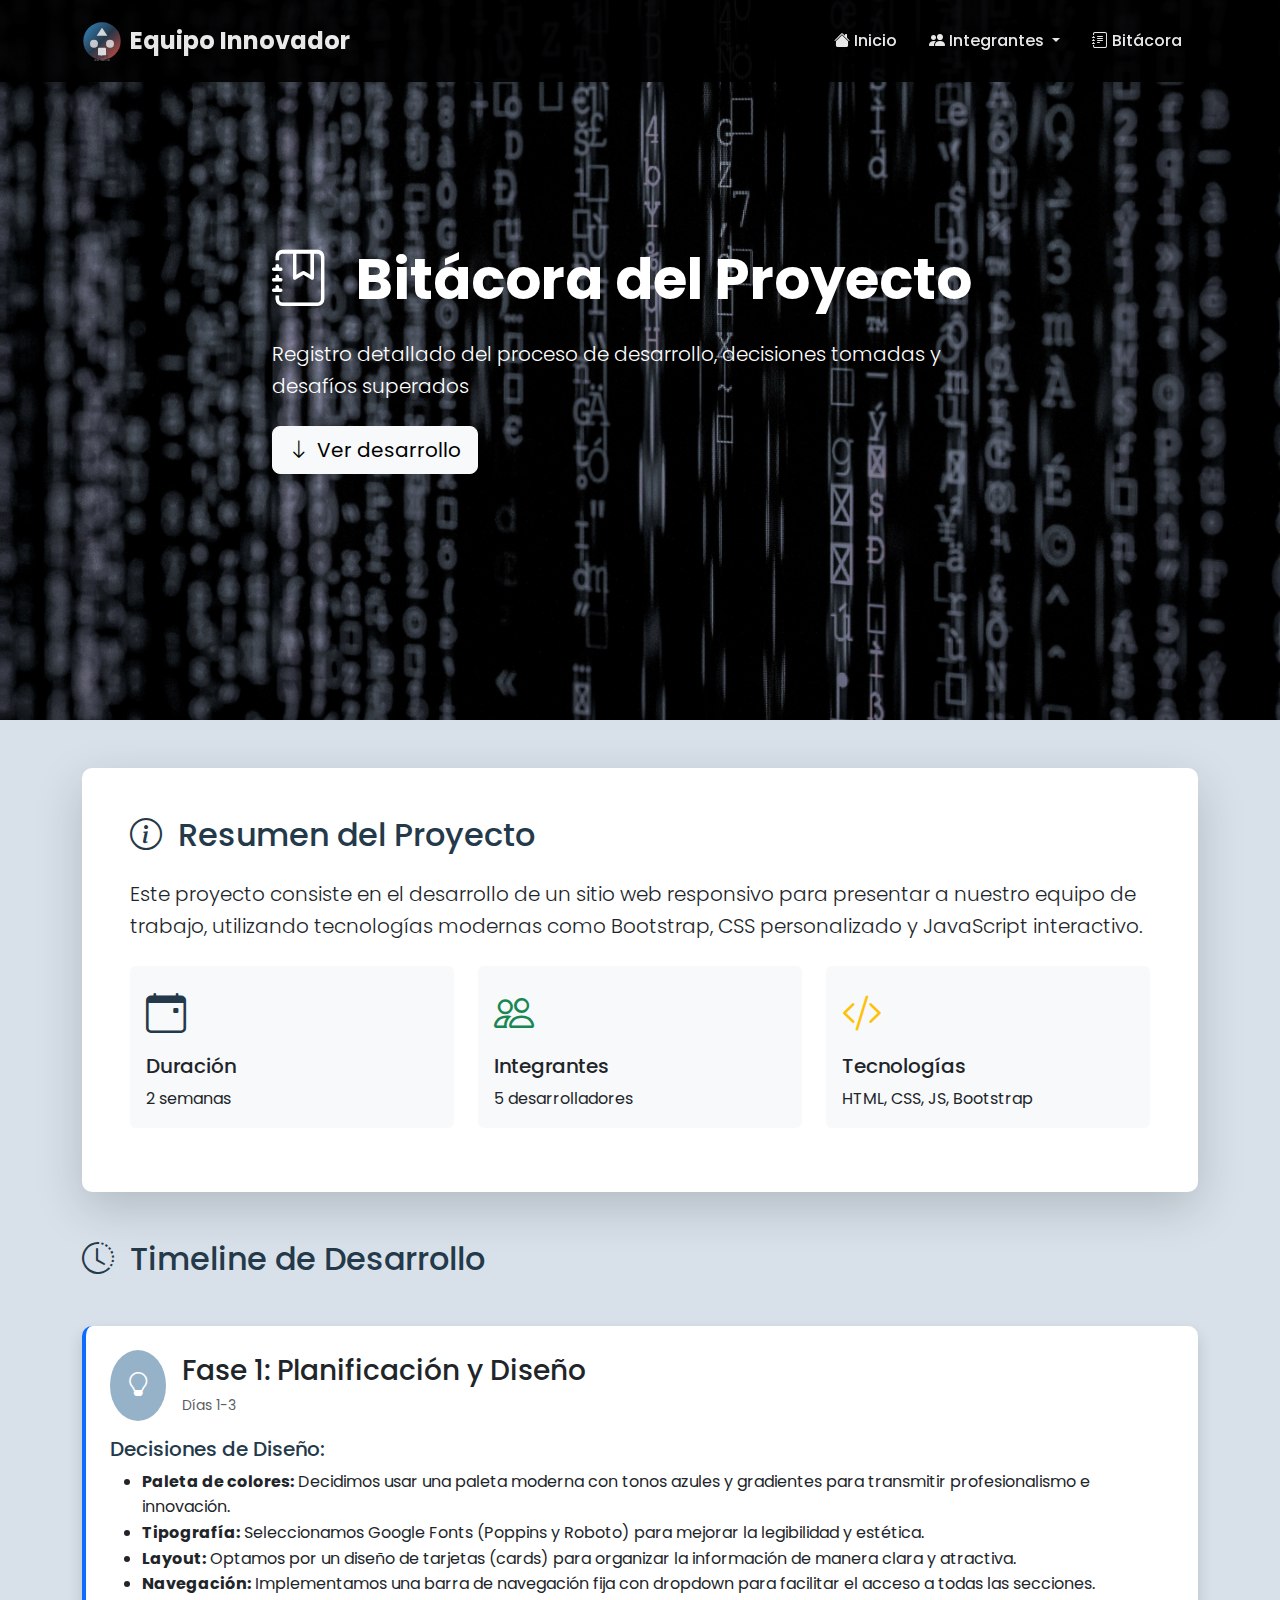
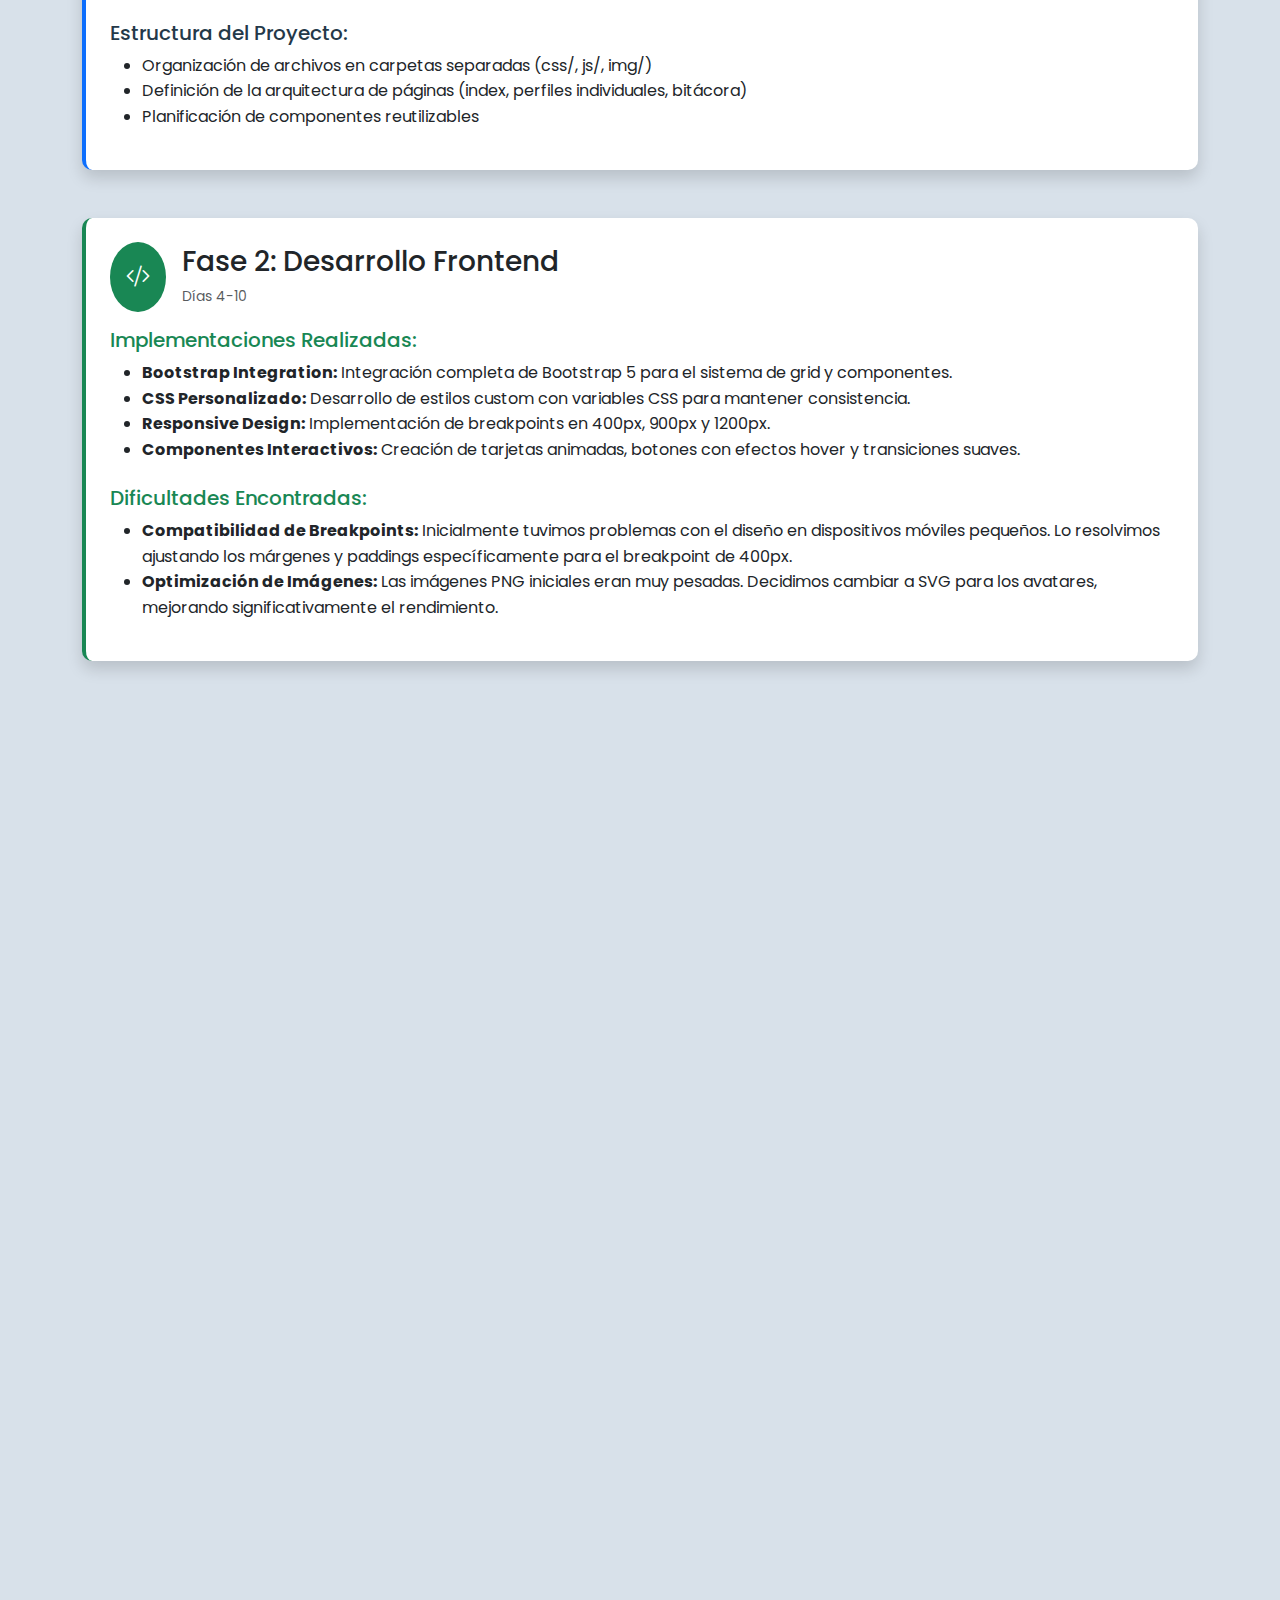
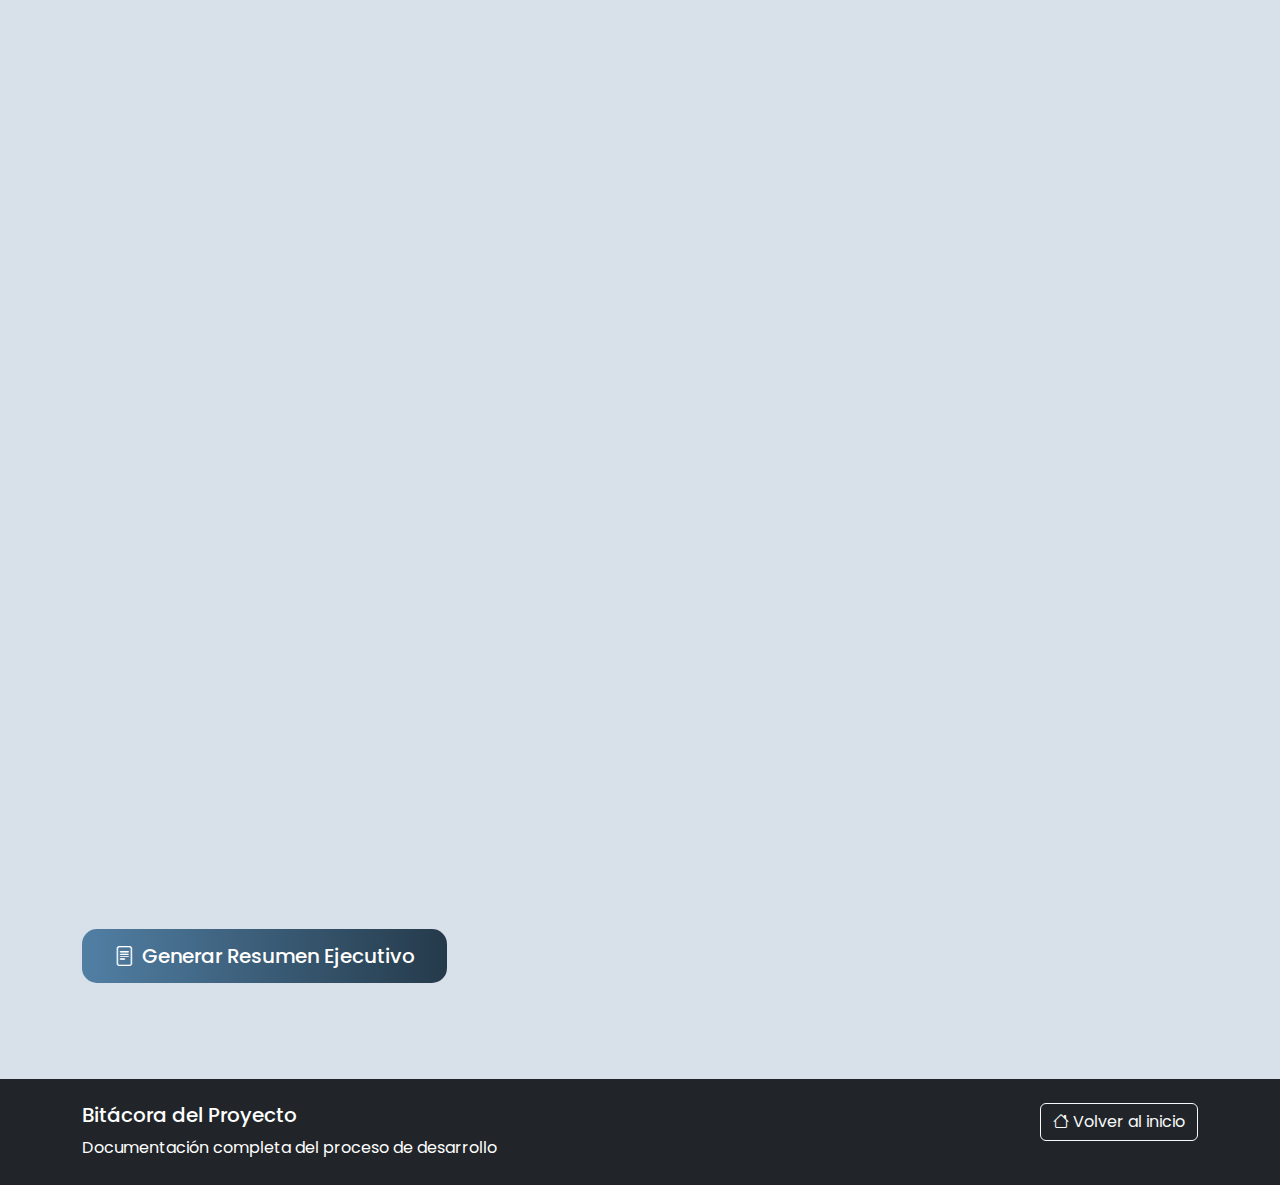
<file: bitacora.html>
<!DOCTYPE html>
<html lang="es">
<head>
    <meta charset="UTF-8">
    <meta name="viewport" content="width=device-width, initial-scale=1.0">
        <link rel="icon" type="image/png" href="img/bitacora-favicon.png">
    <title>Bitácora del Proyecto - Equipo Innovador</title>
    
    <!-- Bootstrap CSS -->
    <link href="https://cdn.jsdelivr.net/npm/bootstrap@5.3.0/dist/css/bootstrap.min.css" rel="stylesheet">
    <!-- Bootstrap Icons -->
    <link href="https://cdn.jsdelivr.net/npm/bootstrap-icons@1.10.0/font/bootstrap-icons.css" rel="stylesheet">
    <!-- Google Fonts -->
    <link href="https://fonts.googleapis.com/css2?family=Poppins:wght@300;400;500;600;700&family=Roboto:wght@300;400;500;700&display=swap" rel="stylesheet">
    <!-- Estilos personalizados -->
    <link rel="stylesheet" href="css/styles.css">
</head>
<body>
    <!-- Navegación -->
    <nav class="navbar navbar-expand-lg navbar-dark fixed-top">
        <div class="container">
            <a class="navbar-brand d-flex align-items-center" href="index.html">
                <img src="img/logo.svg" alt="Logo" width="40" height="40" class="me-2">
                Equipo Innovador
            </a>
            
            <button class="navbar-toggler" type="button" data-bs-toggle="collapse" data-bs-target="#navbarNav">
                <span class="navbar-toggler-icon"></span>
            </button>
            
            <div class="collapse navbar-collapse" id="navbarNav">
                <ul class="navbar-nav ms-auto">
                    <li class="nav-item">
                        <a class="nav-link" href="index.html">
                            <i class="bi bi-house-fill me-1"></i>Inicio
                        </a>
                    </li>
                    <li class="nav-item dropdown">
                        <a class="nav-link dropdown-toggle" href="#" role="button" data-bs-toggle="dropdown">
                            <i class="bi bi-people-fill me-1"></i>Integrantes
                        </a>
                        <ul class="dropdown-menu">
                            <li><a class="dropdown-item" href="lucas.html">Lucas</a></li>
                            <li><a class="dropdown-item" href="victoria.html">Victoria</a></li>
                            <li><a class="dropdown-item" href="sebastian.html">Sebastián</a></li>
                            <li><a class="dropdown-item" href="jose.html">Jose</a></li>
                            <li><a class="dropdown-item" href="estiven.html">Estiven</a></li>
                        </ul>
                    </li>
                    <li class="nav-item">
                        <a class="nav-link active" href="bitacora.html">
                            <i class="bi bi-journal-text me-1"></i>Bitácora
                        </a>
                    </li>

                </ul>
            </div>
        </div>
    </nav>

    <!-- Hero Section -->
    <section class="hero-section d-flex align-items-center" style="background-image: url('./img/bitacora.jpg'); 
           background-size: cover; 
           background-position: center; 
           min-height: 80vh;">
        <div class="container">
            <div class="row">
                <div class="col-lg-8 mx-auto text-center text-white">
                    <h1 class="display-4 fw-bold mb-4 fade-in">
                        <i class="bi bi-journal-bookmark me-3"></i>
                        Bitácora del Proyecto
                    </h1>
                    <p class="lead mb-4 fade-in">
                        Registro detallado del proceso de desarrollo, decisiones tomadas y desafíos superados
                    </p>
                    <button class="btn btn-light btn-lg" onclick="scrollSuave('contenido')">
                        <i class="bi bi-arrow-down me-2"></i>Ver desarrollo
                    </button>
                </div>
            </div>
        </div>
    </section>

    <!-- Contenido Principal -->
    <section class="py-5" id="contenido">
        <div class="container">
            <!-- Resumen del Proyecto -->
            <div class="row mb-5">
                <div class="col-12">
                    <div class="card shadow-lg border-0">
                        <div class="card-body p-5">
                            <h2 class="text-primary mb-4">
                                <i class="bi bi-info-circle me-2"></i>
                                Resumen del Proyecto
                            </h2>
                            <p class="lead mb-4">
                                Este proyecto consiste en el desarrollo de un sitio web responsivo para presentar a nuestro equipo de trabajo, 
                                utilizando tecnologías modernas como Bootstrap, CSS personalizado y JavaScript interactivo.
                            </p>
                            <div class="row">
                                <div class="col-md-4 mb-3">
                                    <div class="text-center p-3 bg-light rounded">
                                        <i class="bi bi-calendar-event text-primary fs-1"></i>
                                        <h5 class="mt-2">Duración</h5>
                                        <p class="mb-0">2 semanas</p>
                                    </div>
                                </div>
                                <div class="col-md-4 mb-3">
                                    <div class="text-center p-3 bg-light rounded">
                                        <i class="bi bi-people text-success fs-1"></i>
                                        <h5 class="mt-2">Integrantes</h5>
                                        <p class="mb-0">5 desarrolladores</p>
                                    </div>
                                </div>
                                <div class="col-md-4 mb-3">
                                    <div class="text-center p-3 bg-light rounded">
                                        <i class="bi bi-code-slash text-warning fs-1"></i>
                                        <h5 class="mt-2">Tecnologías</h5>
                                        <p class="mb-0">HTML, CSS, JS, Bootstrap</p>
                                    </div>
                                </div>
                            </div>
                        </div>
                    </div>
                </div>
            </div>

            <!-- Timeline de Desarrollo -->
            <div class="row">
                <div class="col-12">
                    <h2 class="text-primary mb-5 text-center">
                        <i class="bi bi-clock-history me-2"></i>
                        Timeline de Desarrollo
                    </h2>
                </div>
            </div>

            <!-- Fase 1: Planificación -->
            <div class="row mb-5">
                <div class="col-12">
                    <div class="card border-start border-primary border-4 shadow">
                        <div class="card-body p-4">
                            <div class="d-flex align-items-center mb-3">
                                <div class="bg-primary text-white rounded-circle p-3 me-3">
                                    <i class="bi bi-lightbulb fs-4"></i>
                                </div>
                                <div>
                                    <h3 class="mb-1">Fase 1: Planificación y Diseño</h3>
                                    <small class="text-muted">Días 1-3</small>
                                </div>
                            </div>
                            
                            <h5 class="text-primary">Decisiones de Diseño:</h5>
                            <ul class="mb-4">
                                <li><strong>Paleta de colores:</strong> Decidimos usar una paleta moderna con tonos azules y gradientes para transmitir profesionalismo e innovación.</li>
                                <li><strong>Tipografía:</strong> Seleccionamos Google Fonts (Poppins y Roboto) para mejorar la legibilidad y estética.</li>
                                <li><strong>Layout:</strong> Optamos por un diseño de tarjetas (cards) para organizar la información de manera clara y atractiva.</li>
                                <li><strong>Navegación:</strong> Implementamos una barra de navegación fija con dropdown para facilitar el acceso a todas las secciones.</li>
                            </ul>
                            
                            <h5 class="text-primary">Estructura del Proyecto:</h5>
                            <ul>
                                <li>Organización de archivos en carpetas separadas (css/, js/, img/)</li>
                                <li>Definición de la arquitectura de páginas (index, perfiles individuales, bitácora)</li>
                                <li>Planificación de componentes reutilizables</li>
                            </ul>
                        </div>
                    </div>
                </div>
            </div>

            <!-- Fase 2: Desarrollo Frontend -->
            <div class="row mb-5">
                <div class="col-12">
                    <div class="card border-start border-success border-4 shadow">
                        <div class="card-body p-4">
                            <div class="d-flex align-items-center mb-3">
                                <div class="bg-success text-white rounded-circle p-3 me-3">
                                    <i class="bi bi-code-slash fs-4"></i>
                                </div>
                                <div>
                                    <h3 class="mb-1">Fase 2: Desarrollo Frontend</h3>
                                    <small class="text-muted">Días 4-10</small>
                                </div>
                            </div>
                            
                            <h5 class="text-success">Implementaciones Realizadas:</h5>
                            <ul class="mb-4">
                                <li><strong>Bootstrap Integration:</strong> Integración completa de Bootstrap 5 para el sistema de grid y componentes.</li>
                                <li><strong>CSS Personalizado:</strong> Desarrollo de estilos custom con variables CSS para mantener consistencia.</li>
                                <li><strong>Responsive Design:</strong> Implementación de breakpoints en 400px, 900px y 1200px.</li>
                                <li><strong>Componentes Interactivos:</strong> Creación de tarjetas animadas, botones con efectos hover y transiciones suaves.</li>
                            </ul>
                            
                            <h5 class="text-success">Dificultades Encontradas:</h5>
                            <ul>
                                <li><strong>Compatibilidad de Breakpoints:</strong> Inicialmente tuvimos problemas con el diseño en dispositivos móviles pequeños. Lo resolvimos ajustando los márgenes y paddings específicamente para el breakpoint de 400px.</li>
                                <li><strong>Optimización de Imágenes:</strong> Las imágenes PNG iniciales eran muy pesadas. Decidimos cambiar a SVG para los avatares, mejorando significativamente el rendimiento.</li>
                            </ul>
                        </div>
                    </div>
                </div>
            </div>

            <!-- Fase 3: JavaScript e Interactividad -->
            <div class="row mb-5">
                <div class="col-12">
                    <div class="card border-start border-warning border-4 shadow">
                        <div class="card-body p-4">
                            <div class="d-flex align-items-center mb-3">
                                <div class="bg-warning text-white rounded-circle p-3 me-3">
                                    <i class="bi bi-lightning fs-4"></i>
                                </div>
                                <div>
                                    <h3 class="mb-1">Fase 3: JavaScript e Interactividad</h3>
                                    <small class="text-muted">Días 11-12</small>
                                </div>
                            </div>
                            
                            <h5 class="text-warning">Funcionalidades Implementadas:</h5>
                            <ul class="mb-4">
                                <li><strong>Tema Dinámico:</strong> Sistema de cambio entre modo claro y oscuro con persistencia en localStorage.</li>
                                <li><strong>Animaciones CSS:</strong> Efectos de fade-in, hover y transiciones suaves en todos los elementos.</li>
                                <li><strong>Interacciones Específicas:</strong> Cada página individual tiene funciones únicas (rotación de imágenes, animación de habilidades, etc.).</li>
                                <li><strong>Scroll Suave:</strong> Navegación fluida entre secciones de la página.</li>
                                <li><strong>Contadores Animados:</strong> Estadísticas que se animan al hacer scroll.</li>
                            </ul>
                            
                            <h5 class="text-warning">Desafíos Superados:</h5>
                            <ul>
                                <li><strong>Gestión del Estado:</strong> Implementamos un sistema centralizado para manejar el tema y las preferencias del usuario.</li>
                                <li><strong>Performance:</strong> Optimizamos las animaciones para evitar reflows innecesarios del DOM.</li>
                            </ul>
                        </div>
                    </div>
                </div>
            </div>

            <!-- Fase 4: Testing y Optimización -->
            <div class="row mb-5">
                <div class="col-12">
                    <div class="card border-start border-danger border-4 shadow">
                        <div class="card-body p-4">
                            <div class="d-flex align-items-center mb-3">
                                <div class="bg-danger text-white rounded-circle p-3 me-3">
                                    <i class="bi bi-bug fs-4"></i>
                                </div>
                                <div>
                                    <h3 class="mb-1">Fase 4: Testing y Optimización</h3>
                                    <small class="text-muted">Días 13-14</small>
                                </div>
                            </div>
                            
                            <h5 class="text-danger">Pruebas Realizadas:</h5>
                            <ul class="mb-4">
                                <li><strong>Responsive Testing:</strong> Verificación en múltiples dispositivos y tamaños de pantalla.</li>
                                <li><strong>Cross-browser Compatibility:</strong> Pruebas en Chrome, Firefox, Safari y Edge.</li>
                                <li><strong>Performance Testing:</strong> Optimización de carga de recursos y tiempo de respuesta.</li>
                                <li><strong>Accessibility Testing:</strong> Verificación de contraste de colores y navegación por teclado.</li>
                            </ul>
                            
                            <h5 class="text-danger">Cambios Importantes:</h5>
                            <ul>
                                <li><strong>Optimización de CSS:</strong> Refactorización del código CSS para reducir redundancias.</li>
                                <li><strong>Mejora de Accesibilidad:</strong> Agregamos atributos ARIA y mejorado el contraste de colores.</li>
                                <li><strong>Compresión de Recursos:</strong> Minificación de archivos CSS y JS para producción.</li>
                            </ul>
                        </div>
                    </div>
                </div>
            </div>

            <!-- Tecnologías Utilizadas -->
            <div class="row mb-5">
                <div class="col-12">
                    <div class="card shadow-lg border-0">
                        <div class="card-body p-5">
                            <h2 class="text-primary mb-4 text-center">
                                <i class="bi bi-gear me-2"></i>
                                Tecnologías y Herramientas
                            </h2>
                            <div class="row">
                                <div class="col-md-6 mb-4">
                                    <h5 class="text-primary">Frontend</h5>
                                    <ul class="list-unstyled">
                                        <li><i class="bi bi-check-circle text-success me-2"></i>HTML5 semántico</li>
                                        <li><i class="bi bi-check-circle text-success me-2"></i>CSS3 con variables y flexbox</li>
                                        <li><i class="bi bi-check-circle text-success me-2"></i>Bootstrap 5.3.0</li>
                                        <li><i class="bi bi-check-circle text-success me-2"></i>JavaScript ES6+</li>
                                        <li><i class="bi bi-check-circle text-success me-2"></i>Google Fonts (Poppins, Roboto)</li>
                                    </ul>
                                </div>
                                <div class="col-md-6 mb-4">
                                    <h5 class="text-primary">Herramientas</h5>
                                    <ul class="list-unstyled">
                                        <li><i class="bi bi-check-circle text-success me-2"></i>Bootstrap Icons</li>
                                        <li><i class="bi bi-check-circle text-success me-2"></i>SVG para gráficos vectoriales</li>
                                        <li><i class="bi bi-check-circle text-success me-2"></i>CSS Grid y Flexbox</li>
                                        <li><i class="bi bi-check-circle text-success me-2"></i>Media queries responsivas</li>
                                        <li><i class="bi bi-check-circle text-success me-2"></i>LocalStorage para persistencia</li>
                                    </ul>
                                </div>
                            </div>
                        </div>
                    </div>
                </div>
            </div>

            <!-- Lecciones Aprendidas -->
            <div class="row mb-5">
                <div class="col-12">
                    <div class="card bg-light border-0 shadow">
                        <div class="card-body p-5">
                            <h2 class="text-primary mb-4 text-center">
                                <i class="bi bi-mortarboard me-2"></i>
                                Lecciones Aprendidas
                            </h2>
                            <div class="row">
                                <div class="col-lg-6 mb-4">
                                    <h5 class="text-success">Aspectos Positivos</h5>
                                    <ul>
                                        <li>La planificación inicial detallada nos ahorró mucho tiempo durante el desarrollo.</li>
                                        <li>El uso de Bootstrap aceleró significativamente el proceso de maquetación.</li>
                                        <li>Las variables CSS facilitaron el mantenimiento y la consistencia del diseño.</li>
                                        <li>La colaboración en equipo mejoró la calidad del código final.</li>
                                    </ul>
                                </div>
                                <div class="col-lg-6 mb-4">
                                    <h5 class="text-warning">Áreas de Mejora</h5>
                                    <ul>
                                        <li>Necesitamos mejorar nuestras pruebas de accesibilidad desde el inicio.</li>
                                        <li>La optimización de performance debería ser considerada desde las primeras fases.</li>
                                        <li>Documentar mejor el código durante el desarrollo, no al final.</li>
                                        <li>Implementar un sistema de versionado más robusto para futuros proyectos.</li>
                                    </ul>
                                </div>
                            </div>
                        </div>
                    </div>
                </div>
            </div>

            <!-- Botón interactivo -->
            <div class="text-center">
                <button class="btn btn-primary btn-lg" onclick="mostrarResumen()">
                    <i class="bi bi-file-text me-2"></i>Generar Resumen Ejecutivo
                </button>
            </div>

            <!-- Resumen Ejecutivo (oculto inicialmente) -->
            <div id="resumen-ejecutivo" class="mt-5" style="display: none;">
                <div class="card border-primary">
                    <div class="card-header bg-primary text-white">
                        <h4 class="mb-0">
                            <i class="bi bi-file-earmark-text me-2"></i>
                            Resumen Ejecutivo del Proyecto
                        </h4>
                    </div>
                    <div class="card-body">
                        <p class="lead">
                            El proyecto "Equipo Innovador" se completó exitosamente en 14 días, cumpliendo con todos los requerimientos establecidos. 
                            Se desarrolló un sitio web responsivo y moderno que presenta a nuestro equipo de manera profesional y atractiva.
                        </p>
                        <h6>Logros Principales:</h6>
                        <ul>
                            <li>✅ Sitio web 100% responsivo con breakpoints optimizados</li>
                            <li>✅ Interactividad avanzada con JavaScript</li>
                            <li>✅ Diseño moderno y profesional</li>
                            <li>✅ Código limpio y bien documentado</li>
                            <li>✅ Excelente experiencia de usuario</li>
                        </ul>
                    </div>
                </div>
            </div>
        </div>
    </section>

    <!-- Footer -->
    <footer class="bg-dark text-white py-4">
        <div class="container">
            <div class="row">
                <div class="col-md-6">
                    <h5>Bitácora del Proyecto</h5>
                    <p class="mb-0">Documentación completa del proceso de desarrollo</p>
                </div>
                <div class="col-md-6 text-md-end">
                    <a href="index.html" class="btn btn-outline-light">
                        <i class="bi bi-house me-1"></i>Volver al inicio
                    </a>
                </div>
            </div>
        </div>
    </footer>

    <!-- Bootstrap JS -->
    <script src="https://cdn.jsdelivr.net/npm/bootstrap@5.3.0/dist/js/bootstrap.bundle.min.js"></script>
    <!-- JavaScript personalizado -->
    <script src="js/main.js"></script>
    
    <!-- Script específico para la bitácora -->
    <script>
        function mostrarResumen() {
            const resumen = document.getElementById('resumen-ejecutivo');
            
            if (resumen.style.display === 'none') {
                resumen.style.display = 'block';
                resumen.style.opacity = '0';
                resumen.style.transform = 'translateY(20px)';
                
                setTimeout(() => {
                    resumen.style.transition = 'all 0.5s ease';
                    resumen.style.opacity = '1';
                    resumen.style.transform = 'translateY(0)';
                }, 100);
                
                // Scroll suave hacia el resumen
                setTimeout(() => {
                    resumen.scrollIntoView({ behavior: 'smooth', block: 'start' });
                }, 300);
                
                mostrarAlerta('Resumen ejecutivo generado! 📋', 'success');
            } else {
                resumen.style.opacity = '0';
                resumen.style.transform = 'translateY(-20px)';
                setTimeout(() => {
                    resumen.style.display = 'none';
                }, 500);
            }
        }
        
        // Animación de entrada para las tarjetas
        document.addEventListener('DOMContentLoaded', function() {
            const cards = document.querySelectorAll('.card');
            
            const observer = new IntersectionObserver((entries) => {
                entries.forEach(entry => {
                    if (entry.isIntersecting) {
                        entry.target.style.opacity = '1';
                        entry.target.style.transform = 'translateY(0)';
                    }
                });
            }, { threshold: 0.1 });
            
            cards.forEach((card, index) => {
                card.style.opacity = '0';
                card.style.transform = 'translateY(30px)';
                card.style.transition = 'all 0.6s ease';
                card.style.transitionDelay = `${index * 0.1}s`;
                observer.observe(card);
            });
        });
    </script>
</body>
</html>
</file>
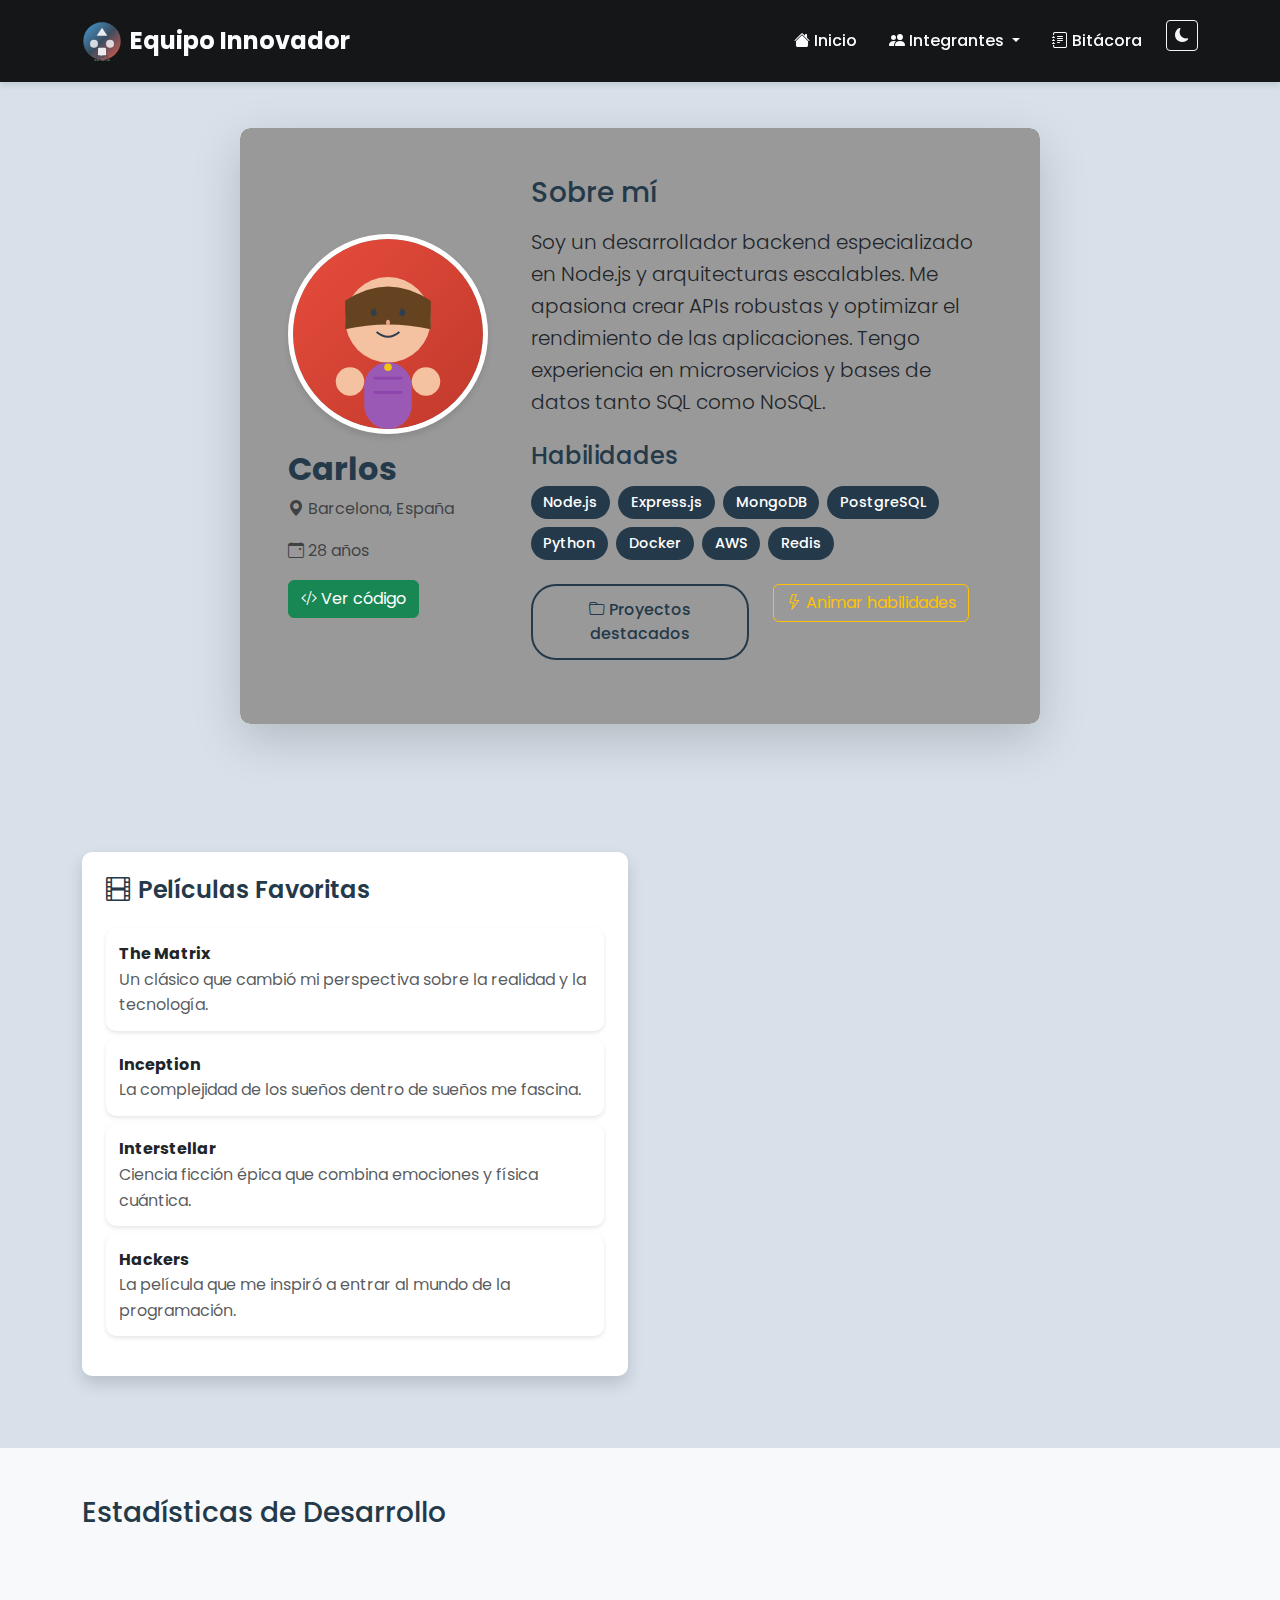
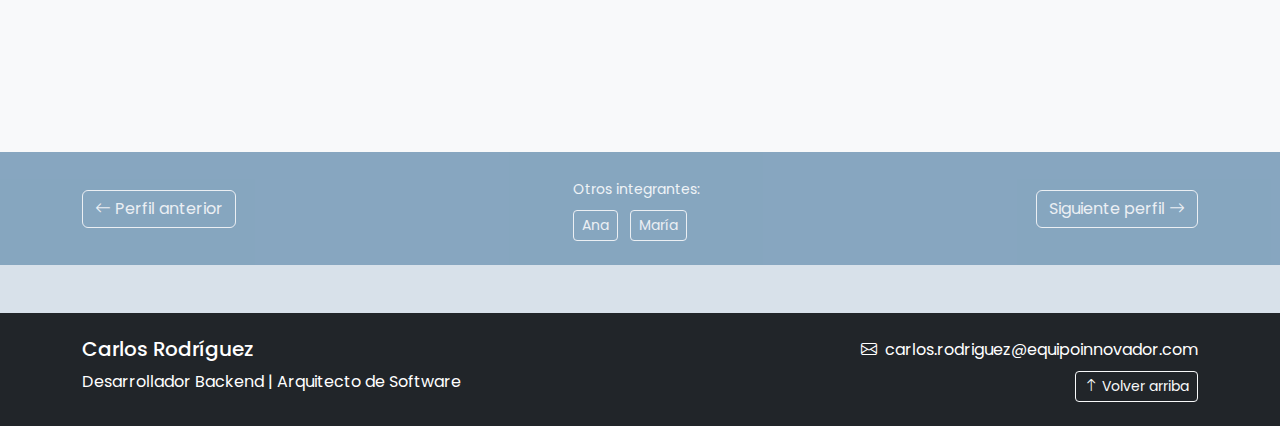
<file: carlos-rodriguez.html>
<!DOCTYPE html>
<html lang="es">
<head>
    <meta charset="UTF-8">
    <meta name="viewport" content="width=device-width, initial-scale=1.0">
    <title>Carlos Rodríguez - Perfil</title>
    
    <!-- Bootstrap CSS -->
    <link href="https://cdn.jsdelivr.net/npm/bootstrap@5.3.0/dist/css/bootstrap.min.css" rel="stylesheet">
    <!-- Bootstrap Icons -->
    <link href="https://cdn.jsdelivr.net/npm/bootstrap-icons@1.10.0/font/bootstrap-icons.css" rel="stylesheet">
    <!-- Google Fonts -->
    <link href="https://fonts.googleapis.com/css2?family=Poppins:wght@300;400;500;600;700&family=Roboto:wght@300;400;500;700&display=swap" rel="stylesheet">
    <!-- Estilos personalizados -->
    <link rel="stylesheet" href="css/styles.css">
</head>
<body>
    <!-- Navegación -->
    <nav class="navbar navbar-expand-lg navbar-dark fixed-top">
        <div class="container">
            <a class="navbar-brand d-flex align-items-center" href="index.html">
                <img src="img/logo.svg" alt="Logo" width="40" height="40" class="me-2">
                Equipo Innovador
            </a>
            
            <button class="navbar-toggler" type="button" data-bs-toggle="collapse" data-bs-target="#navbarNav">
                <span class="navbar-toggler-icon"></span>
            </button>
            
            <div class="collapse navbar-collapse" id="navbarNav">
                <ul class="navbar-nav ms-auto">
                    <li class="nav-item">
                        <a class="nav-link" href="index.html">
                            <i class="bi bi-house-fill me-1"></i>Inicio
                        </a>
                    </li>
                    <li class="nav-item dropdown">
                        <a class="nav-link dropdown-toggle active" href="#" role="button" data-bs-toggle="dropdown">
                            <i class="bi bi-people-fill me-1"></i>Integrantes
                        </a>
                        <ul class="dropdown-menu">
                            <li><a class="dropdown-item" href="ana-garcia.html">Ana García</a></li>
                            <li><a class="dropdown-item active" href="carlos-rodriguez.html">Carlos Rodríguez</a></li>
                            <li><a class="dropdown-item" href="maria-lopez.html">María López</a></li>
                        </ul>
                    </li>
                    <li class="nav-item">
                        <a class="nav-link" href="bitacora.html">
                            <i class="bi bi-journal-text me-1"></i>Bitácora
                        </a>
                    </li>
                    <li class="nav-item">
                        <button class="btn btn-outline-light btn-sm ms-2" id="btn-tema" title="Cambiar tema">
                            <i class="bi bi-moon-fill"></i>
                        </button>
                    </li>
                </ul>
            </div>
        </div>
    </nav>

    <!-- Perfil Principal -->
    <section class="py-5 mt-5">
        <div class="container">
            <div class="row">
                <div class="col-12">
                    <div class="card profile-card shadow-lg">
                        <div class="card-body p-5">
                            <div class="row align-items-center">
                                <div class="col-lg-4 text-center mb-4 mb-lg-0">
                                    <img src="img/avatar2.svg" alt="Carlos Rodríguez" class="profile-img mb-3">
                                    <h2 class="fw-bold text-primary">Carlos Rodríguez</h2>
                                    <p class="text-muted mb-3">
                                        <i class="bi bi-geo-alt-fill me-1"></i>Barcelona, España
                                    </p>
                                    <p class="text-muted mb-3">
                                        <i class="bi bi-calendar-event me-1"></i>28 años
                                    </p>
                                    <button class="btn btn-success" id="btn-codigo" onclick="mostrarCodigoEjemplo()">
                                        <i class="bi bi-code-slash me-1"></i>Ver código
                                    </button>
                                </div>
                                
                                <div class="col-lg-8">
                                    <h3 class="text-primary mb-3">Sobre mí</h3>
                                    <p class="lead mb-4">
                                        Soy un desarrollador backend especializado en Node.js y arquitecturas escalables. 
                                        Me apasiona crear APIs robustas y optimizar el rendimiento de las aplicaciones. 
                                        Tengo experiencia en microservicios y bases de datos tanto SQL como NoSQL.
                                    </p>
                                    
                                    <h4 class="text-primary mb-3">Habilidades</h4>
                                    <div class="skills-list mb-4">
                                        <span class="skill-tag">Node.js</span>
                                        <span class="skill-tag">Express.js</span>
                                        <span class="skill-tag">MongoDB</span>
                                        <span class="skill-tag">PostgreSQL</span>
                                        <span class="skill-tag">Python</span>
                                        <span class="skill-tag">Docker</span>
                                        <span class="skill-tag">AWS</span>
                                        <span class="skill-tag">Redis</span>
                                    </div>
                                    
                                    <div class="row">
                                        <div class="col-md-6">
                                            <button class="btn btn-outline-primary mb-3" onclick="toggleInfo('proyectos-destacados')">
                                                <i class="bi bi-folder me-1"></i>Proyectos destacados
                                            </button>
                                        </div>
                                        <div class="col-md-6">
                                            <button class="btn btn-outline-warning" onclick="cambiarColoresHabilidades()">
                                                <i class="bi bi-lightning me-1"></i>Animar habilidades
                                            </button>
                                        </div>
                                    </div>
                                    
                                    <div id="proyectos-destacados" style="display: none;" class="mt-3 p-3 bg-light rounded">
                                        <h5>Proyectos destacados</h5>
                                        <ul>
                                            <li><strong>API de E-commerce:</strong> Sistema completo con autenticación JWT y pagos</li>
                                            <li><strong>Chat en tiempo real:</strong> Aplicación con WebSockets y Redis</li>
                                            <li><strong>Sistema de gestión:</strong> Microservicios con Docker y Kubernetes</li>
                                            <li><strong>Bot de Telegram:</strong> Automatización de tareas con Python</li>
                                        </ul>
                                    </div>
                                    
                                    <div id="codigo-ejemplo" style="display: none;" class="mt-3 p-3 bg-dark text-light rounded">
                                        <h5 class="text-warning">Ejemplo de código Node.js</h5>
                                        <pre><code>const express = require('express');
const app = express();

app.get('/api/users', async (req, res) => {
  try {
    const users = await User.find();
    res.json({ success: true, data: users });
  } catch (error) {
    res.status(500).json({ 
      success: false, 
      message: error.message 
    });
  }
});

app.listen(3000, () => {
  console.log('Servidor corriendo en puerto 3000');
});</code></pre>
                                    </div>
                                </div>
                            </div>
                        </div>
                    </div>
                </div>
            </div>
        </div>
    </section>

    <!-- Sección de Favoritos -->
    <section class="py-5">
        <div class="container">
            <div class="row">
                <div class="col-lg-6 mb-4">
                    <div class="card h-100 shadow">
                        <div class="card-body">
                            <h4 class="card-title text-primary mb-4">
                                <i class="bi bi-film me-2"></i>Películas Favoritas
                            </h4>
                            <ul class="favorites-list">
                                <li>
                                    <strong>The Matrix</strong>
                                    <p class="mb-0 text-muted">Un clásico que cambió mi perspectiva sobre la realidad y la tecnología.</p>
                                </li>
                                <li>
                                    <strong>Inception</strong>
                                    <p class="mb-0 text-muted">La complejidad de los sueños dentro de sueños me fascina.</p>
                                </li>
                                <li>
                                    <strong>Interstellar</strong>
                                    <p class="mb-0 text-muted">Ciencia ficción épica que combina emociones y física cuántica.</p>
                                </li>
                                <li>
                                    <strong>Hackers</strong>
                                    <p class="mb-0 text-muted">La película que me inspiró a entrar al mundo de la programación.</p>
                                </li>
                            </ul>
                        </div>
                    </div>
                </div>
                
                <div class="col-lg-6 mb-4">
                    <div class="card h-100 shadow">
                        <div class="card-body">
                            <h4 class="card-title text-primary mb-4">
                                <i class="bi bi-music-note-beamed me-2"></i>Música Favorita
                            </h4>
                            <ul class="favorites-list">
                                <li>
                                    <strong>Pink Floyd - The Dark Side of the Moon</strong>
                                    <p class="mb-0 text-muted">Perfecto para sesiones largas de programación.</p>
                                </li>
                                <li>
                                    <strong>Daft Punk - Discovery</strong>
                                    <p class="mb-0 text-muted">Música electrónica que me mantiene concentrado.</p>
                                </li>
                                <li>
                                    <strong>Kraftwerk - Computer World</strong>
                                    <p class="mb-0 text-muted">Los pioneros de la música electrónica y la informática.</p>
                                </li>
                                <li>
                                    <strong>Aphex Twin - Selected Ambient Works</strong>
                                    <p class="mb-0 text-muted">Ambient electrónico ideal para debugging.</p>
                                </li>
                            </ul>
                        </div>
                    </div>
                </div>
            </div>
        </div>
    </section>

    <!-- Sección de Estadísticas Técnicas -->
    <section class="py-5 bg-light">
        <div class="container">
            <div class="row">
                <div class="col-12 text-center mb-4">
                    <h3 class="text-primary">Estadísticas de Desarrollo</h3>
                </div>
            </div>
            <div class="row text-center">
                <div class="col-md-3 col-6 mb-3">
                    <div class="card border-0 bg-transparent">
                        <div class="card-body">
                            <h4 class="text-success" id="lineas-codigo">0</h4>
                            <p class="text-muted">Líneas de código</p>
                        </div>
                    </div>
                </div>
                <div class="col-md-3 col-6 mb-3">
                    <div class="card border-0 bg-transparent">
                        <div class="card-body">
                            <h4 class="text-info" id="apis-creadas">0</h4>
                            <p class="text-muted">APIs creadas</p>
                        </div>
                    </div>
                </div>
                <div class="col-md-3 col-6 mb-3">
                    <div class="card border-0 bg-transparent">
                        <div class="card-body">
                            <h4 class="text-warning" id="bugs-resueltos">0</h4>
                            <p class="text-muted">Bugs resueltos</p>
                        </div>
                    </div>
                </div>
                <div class="col-md-3 col-6 mb-3">
                    <div class="card border-0 bg-transparent">
                        <div class="card-body">
                            <h4 class="text-danger" id="commits">0</h4>
                            <p class="text-muted">Commits en GitHub</p>
                        </div>
                    </div>
                </div>
            </div>
        </div>
    </section>

    <!-- Navegación entre perfiles -->
    <section class="py-4 bg-primary text-white">
        <div class="container">
            <div class="row">
                <div class="col-12">
                    <div class="d-flex justify-content-between align-items-center">
                        <a href="ana-garcia.html" class="btn btn-outline-light">
                            <i class="bi bi-arrow-left me-1"></i>Perfil anterior
                        </a>
                        
                        <div class="text-center">
                            <small>Otros integrantes:</small>
                            <div class="mt-2">
                                <a href="ana-garcia.html" class="btn btn-sm btn-outline-light me-2">Ana</a>
                                <a href="maria-lopez.html" class="btn btn-sm btn-outline-light">María</a>
                            </div>
                        </div>
                        
                        <a href="maria-lopez.html" class="btn btn-outline-light">
                            Siguiente perfil<i class="bi bi-arrow-right ms-1"></i>
                        </a>
                    </div>
                </div>
            </div>
        </div>
    </section>

    <!-- Footer -->
    <footer class="bg-dark text-white py-4">
        <div class="container">
            <div class="row">
                <div class="col-md-6">
                    <h5>Carlos Rodríguez</h5>
                    <p class="mb-0">Desarrollador Backend | Arquitecto de Software</p>
                </div>
                <div class="col-md-6 text-md-end">
                    <p class="mb-0">
                        <i class="bi bi-envelope me-1"></i>
                        carlos.rodriguez@equipoinnovador.com
                    </p>
                    <div class="mt-2">
                        <button class="btn btn-outline-light btn-sm" onclick="scrollSuave('top')">
                            <i class="bi bi-arrow-up"></i> Volver arriba
                        </button>
                    </div>
                </div>
            </div>
        </div>
    </footer>

    <!-- Bootstrap JS -->
    <script src="https://cdn.jsdelivr.net/npm/bootstrap@5.3.0/dist/js/bootstrap.bundle.min.js"></script>
    <!-- JavaScript personalizado -->
    <script src="js/main.js"></script>
    
    <!-- Script específico para el perfil de Carlos -->
    <script>
        function mostrarCodigoEjemplo() {
            const codigoDiv = document.getElementById('codigo-ejemplo');
            if (codigoDiv.style.display === 'none' || codigoDiv.style.display === '') {
                codigoDiv.style.display = 'block';
                codigoDiv.style.animation = 'fadeInUp 0.5s ease';
                mostrarAlerta('¡Código de ejemplo mostrado!', 'info');
            } else {
                codigoDiv.style.display = 'none';
            }
        }
        
        document.addEventListener('DOMContentLoaded', function() {
            // Animación de contadores
            setTimeout(() => {
                contadorAnimado('lineas-codigo', 50000, 2000);
                contadorAnimado('apis-creadas', 25, 1500);
                contadorAnimado('bugs-resueltos', 342, 2500);
                contadorAnimado('commits', 1250, 3000);
            }, 500);
            
            // Efecto de typing en el nombre
            const nombre = document.querySelector('h2.fw-bold');
            if (nombre) {
                const textoOriginal = nombre.textContent;
                nombre.textContent = '';
                let i = 0;
                const typing = setInterval(() => {
                    if (i < textoOriginal.length) {
                        nombre.textContent += textoOriginal.charAt(i);
                        i++;
                    } else {
                        clearInterval(typing);
                    }
                }, 100);
            }
            
            // Animación de las habilidades al cargar
            const skills = document.querySelectorAll('.skill-tag');
            skills.forEach((skill, index) => {
                skill.style.opacity = '0';
                skill.style.transform = 'translateY(20px)';
                setTimeout(() => {
                    skill.style.transition = 'all 0.5s ease';
                    skill.style.opacity = '1';
                    skill.style.transform = 'translateY(0)';
                }, index * 100);
            });
        });
    </script>
</body>
</html>
</file>
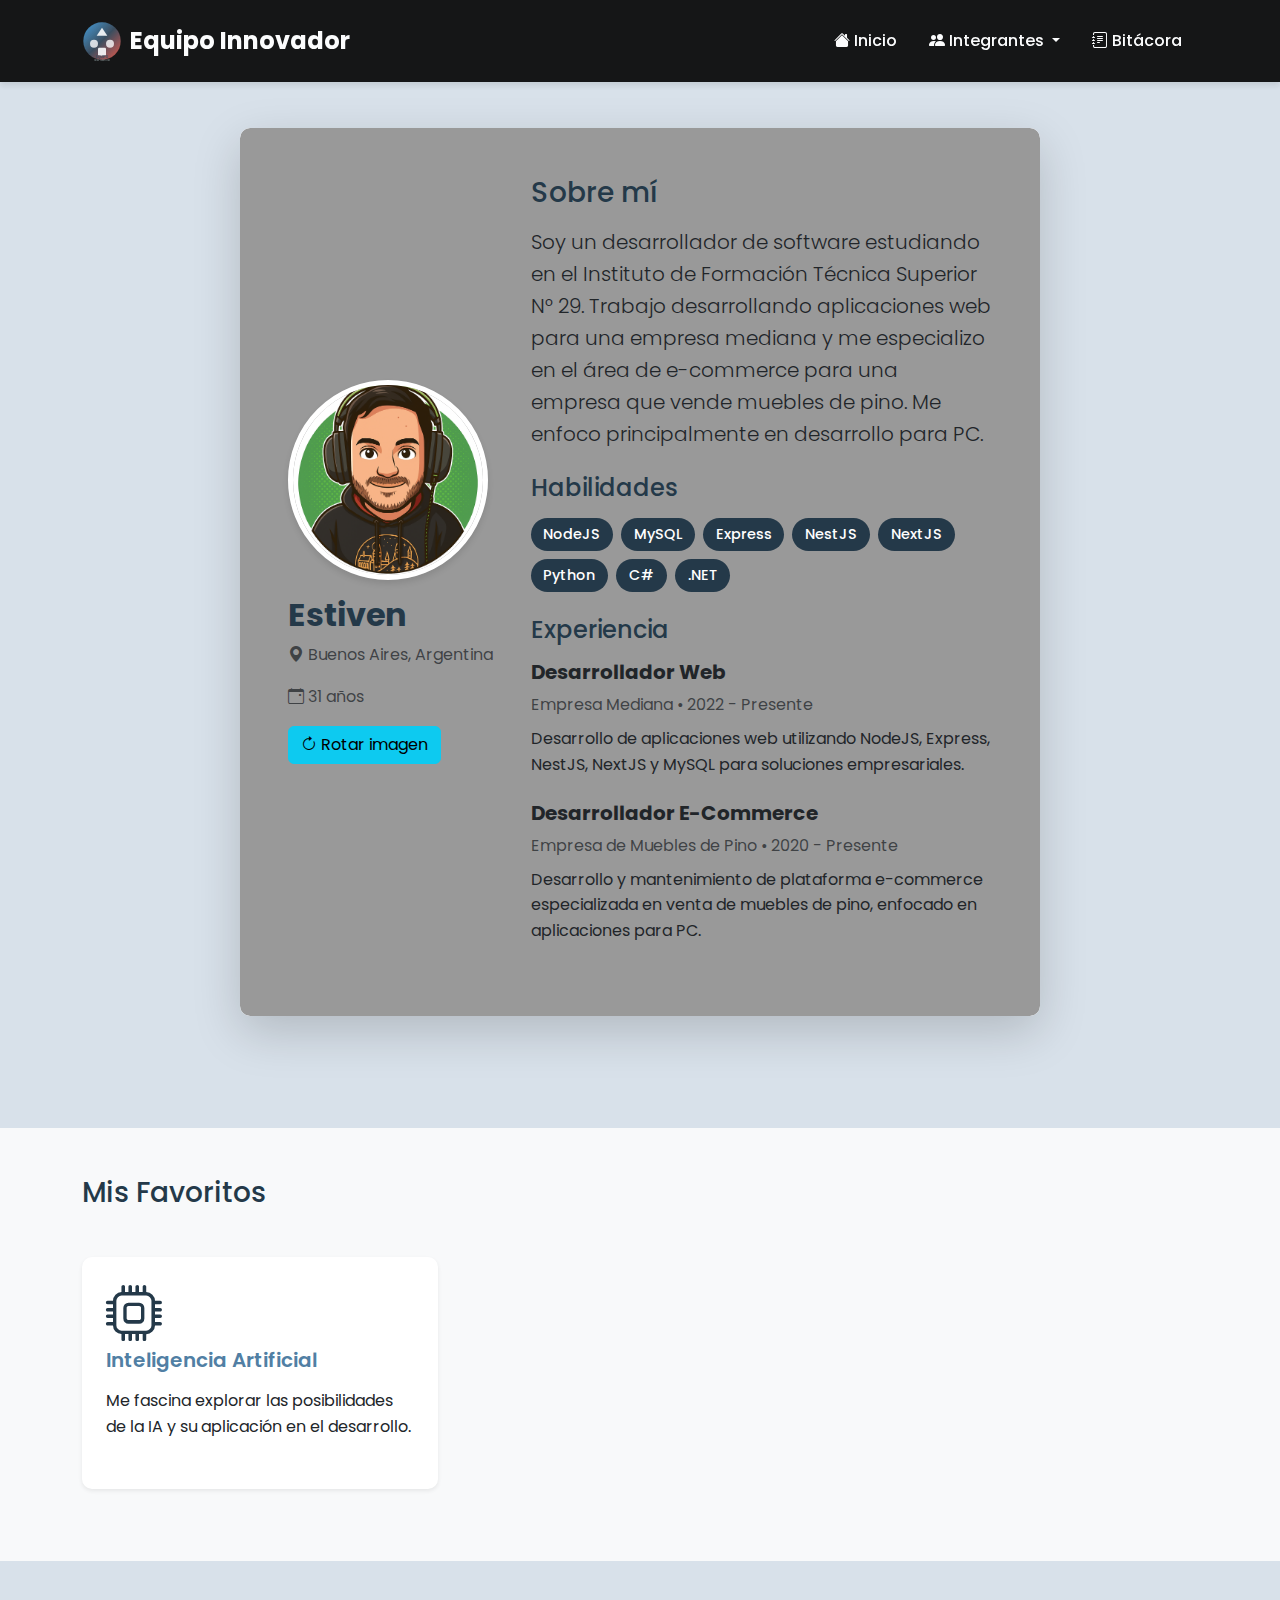
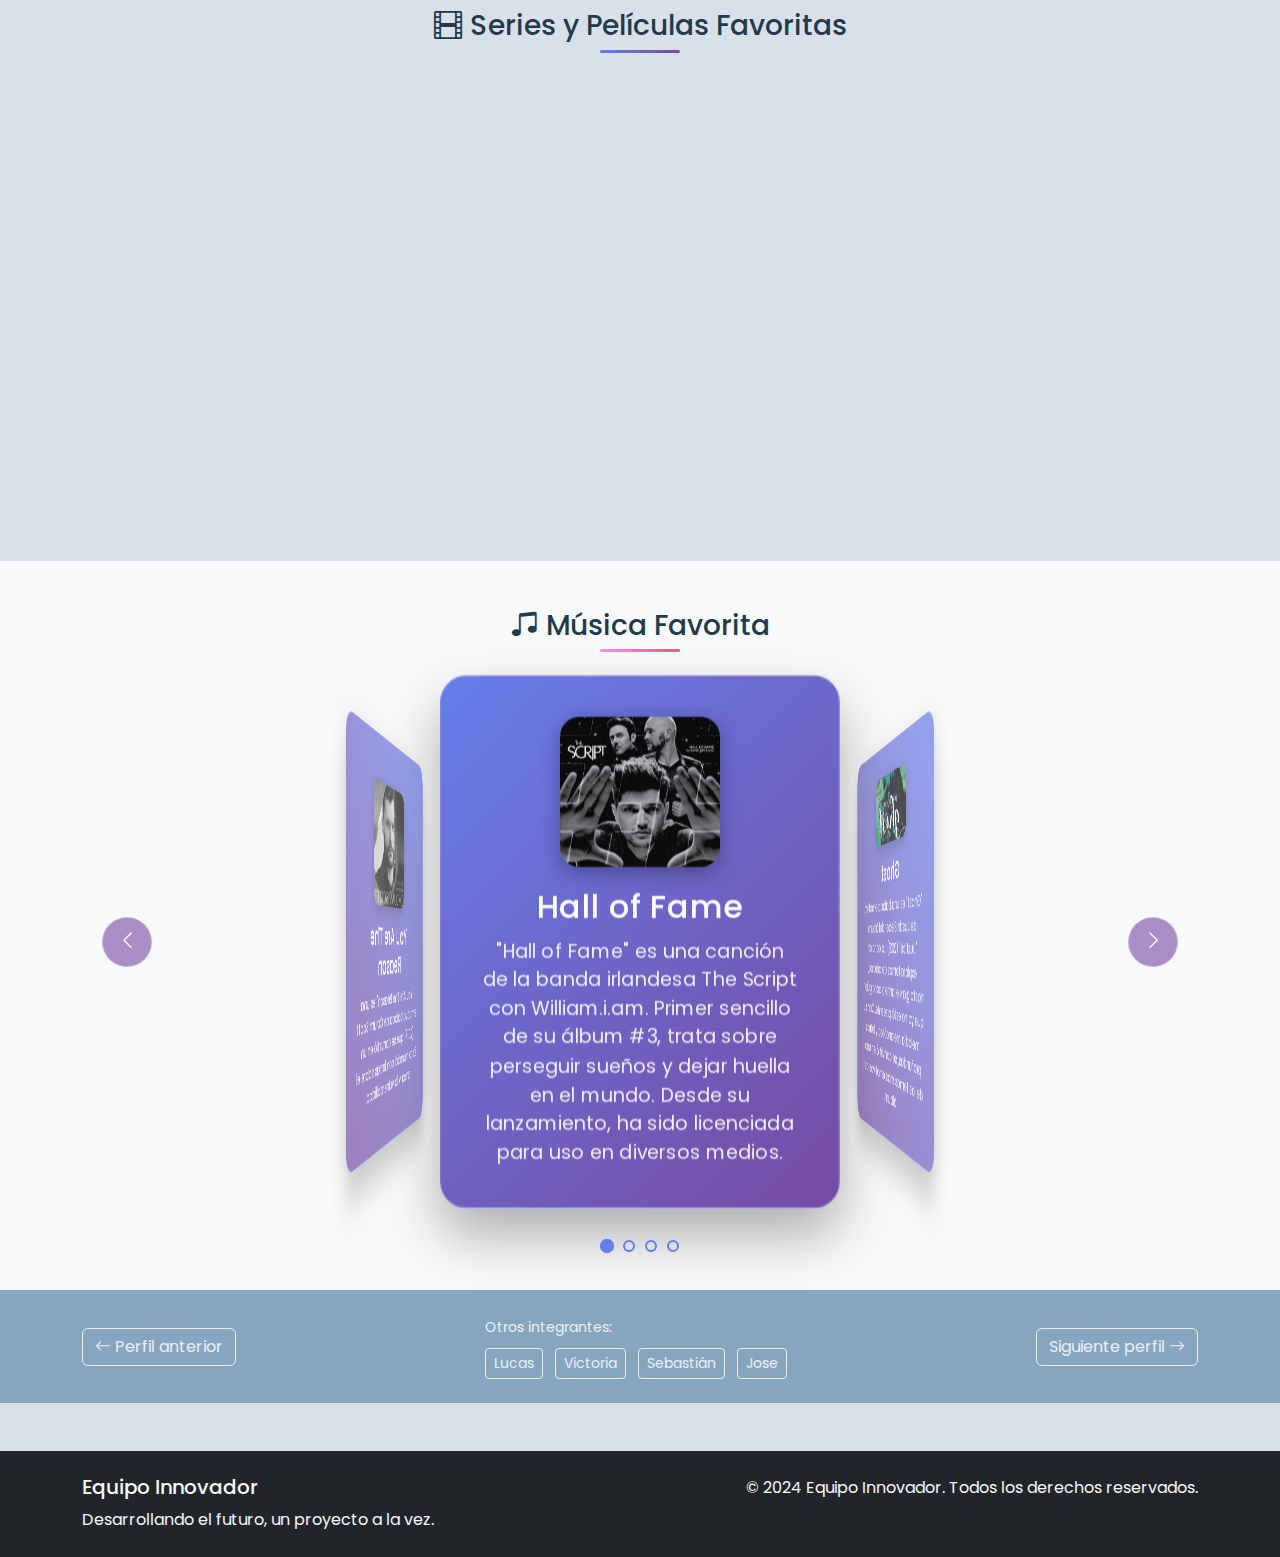
<file: estiven.html>
<!DOCTYPE html>
<html lang="es">
<head>
    <meta charset="UTF-8">
    <meta name="viewport" content="width=device-width, initial-scale=1.0">
    <title>Estiven - Perfil</title>
    
    <!-- Bootstrap CSS -->
    <link href="https://cdn.jsdelivr.net/npm/bootstrap@5.3.0/dist/css/bootstrap.min.css" rel="stylesheet">
    <!-- Bootstrap Icons -->
    <link href="https://cdn.jsdelivr.net/npm/bootstrap-icons@1.10.0/font/bootstrap-icons.css" rel="stylesheet">
    <!-- Google Fonts -->
    <link href="https://fonts.googleapis.com/css2?family=Poppins:wght@300;400;500;600;700&family=Roboto:wght@300;400;500;700&display=swap" rel="stylesheet">
    <!-- Estilos personalizados -->
    <link rel="stylesheet" href="css/styles.css">
    <!-- Estilos específicos de Estiven -->
    <link rel="stylesheet" href="css/estiven.css">
</head>
<body>
    <!-- Navegación -->
    <nav class="navbar navbar-expand-lg navbar-dark fixed-top">
        <div class="container">
            <a class="navbar-brand d-flex align-items-center" href="index.html">
                <img src="img/logo.svg" alt="Logo" width="40" height="40" class="me-2">
                Equipo Innovador
            </a>
            
            <button class="navbar-toggler" type="button" data-bs-toggle="collapse" data-bs-target="#navbarNav">
                <span class="navbar-toggler-icon"></span>
            </button>
            
            <div class="collapse navbar-collapse" id="navbarNav">
                <ul class="navbar-nav ms-auto">
                    <li class="nav-item">
                        <a class="nav-link" href="index.html">
                            <i class="bi bi-house-fill me-1"></i>Inicio
                        </a>
                    </li>
                    <li class="nav-item dropdown">
                        <a class="nav-link dropdown-toggle active" href="#" role="button" data-bs-toggle="dropdown">
                            <i class="bi bi-people-fill me-1"></i>Integrantes
                        </a>
                        <ul class="dropdown-menu">
                            <li><a class="dropdown-item" href="lucas.html">Lucas</a></li>
                            <li><a class="dropdown-item" href="victoria.html">Victoria</a></li>
                            <li><a class="dropdown-item" href="sebastian.html">Sebastián</a></li>
                            <li><a class="dropdown-item" href="jose.html">Jose</a></li>
                            <li><a class="dropdown-item active" href="estiven.html">Estiven</a></li>
                        </ul>
                    </li>
                    <li class="nav-item">
                        <a class="nav-link" href="bitacora.html">
                            <i class="bi bi-journal-text me-1"></i>Bitácora
                        </a>
                    </li>

                </ul>
            </div>
        </div>
    </nav>

    <!-- Perfil Principal -->
    <section class="py-5 mt-5">
        <div class="container">
            <div class="row">
                <div class="col-12">
                    <div class="card profile-card shadow-lg">
                        <div class="card-body p-5">
                            <div class="row align-items-center">
                                <div class="col-lg-4 text-center mb-4 mb-lg-0">
                                    <img src="img/est-avatar.png" alt="Estiven" class="profile-img mb-3" id="profile-image">
                                    <h2 class="fw-bold text-primary">Estiven</h2>
                                    <p class="text-muted mb-3">
                                        <i class="bi bi-geo-alt-fill me-1"></i>Buenos Aires, Argentina
                                    </p>
                                    <p class="text-muted mb-3">
                                        <i class="bi bi-calendar-event me-1"></i>31 años
                                    </p>
                                    <button class="btn btn-info" id="btn-rotar" onclick="rotarImagen()">
                                        <i class="bi bi-arrow-clockwise me-1"></i>Rotar imagen
                                    </button>
                                </div>
                                
                                <div class="col-lg-8">
                                    <h3 class="text-primary mb-3">Sobre mí</h3>
                                    <p class="lead mb-4">
                                        Soy un desarrollador de software estudiando en el Instituto de Formación Técnica Superior N° 29. 
                                        Trabajo desarrollando aplicaciones web para una empresa mediana y me especializo en el área de e-commerce 
                                        para una empresa que vende muebles de pino. Me enfoco principalmente en desarrollo para PC.
                                    </p>
                                    
                                    <h4 class="text-primary mb-3">Habilidades</h4>
                                    <div class="skills-list mb-4" id="skills-container">
                                        <span class="skill-tag">NodeJS</span>
                                        <span class="skill-tag">MySQL</span>
                                        <span class="skill-tag">Express</span>
                                        <span class="skill-tag">NestJS</span>
                                        <span class="skill-tag">NextJS</span>
                                        <span class="skill-tag">Python</span>
                                        <span class="skill-tag">C#</span>
                                        <span class="skill-tag">.NET</span>
                                    </div>
                                    
                                    <h4 class="text-primary mb-3">Experiencia</h4>
                                    <div class="mb-4">
                                        <h5 class="fw-bold">Desarrollador Web</h5>
                                        <p class="text-muted mb-2">Empresa Mediana • 2022 - Presente</p>
                                        <p>Desarrollo de aplicaciones web utilizando NodeJS, Express, NestJS, NextJS y MySQL para soluciones empresariales.</p>
                                    </div>
                                    
                                    <div class="mb-4">
                                        <h5 class="fw-bold">Desarrollador E-Commerce</h5>
                                        <p class="text-muted mb-2">Empresa de Muebles de Pino • 2020 - Presente</p>
                                        <p>Desarrollo y mantenimiento de plataforma e-commerce especializada en venta de muebles de pino, enfocado en aplicaciones para PC.</p>
                                    </div>
                                </div>
                            </div>
                        </div>
                    </div>
                </div>
            </div>
        </div>
    </section>

    <!-- Sección de Favoritos -->
    <section class="py-5 bg-light favorites-section">
        <div class="container">
            <div class="row">
                <div class="col-12">
                    <h3 class="text-center mb-5 text-primary">Mis Favoritos</h3>
                    <div class="row">
                        <div class="col-md-4 mb-4">
                            <div class="card h-100 shadow-sm">
                                <div class="card-body text-center">
                                    <i class="bi bi-cpu display-4 text-primary mb-3"></i>
                                    <h5 class="card-title">Inteligencia Artificial</h5>
                                    <p class="card-text">Me fascina explorar las posibilidades de la IA y su aplicación en el desarrollo.</p>
                                </div>
                            </div>
                        </div>
                        <div class="col-md-4 mb-4">
                            <div class="card h-100 shadow-sm">
                                <div class="card-body text-center">
                                    <i class="bi bi-tv display-4 text-warning mb-3"></i>
                                    <h5 class="card-title">Series y Películas</h5>
                                    <p class="card-text">Disfruto viendo series y películas en mi tiempo libre para relajarme.</p>
                                </div>
                            </div>
                        </div>
                        <div class="col-md-4 mb-4">
                            <div class="card h-100 shadow-sm">
                                <div class="card-body text-center">
                                    <i class="bi bi-book display-4 text-success mb-3"></i>
                                    <h5 class="card-title">Lectura y Aprendizaje</h5>
                                    <p class="card-text">Me encanta leer y aprender cosas nuevas constantemente para crecer profesionalmente.</p>
                                </div>
                            </div>
                        </div>
                    </div>
                </div>
            </div>
        </div>
    </section>

    <!-- Sección de Películas Favoritas -->
    <section class="py-5">
        <div class="container">
            <h3 class="section-title text-primary">
                <i class="bi bi-film me-2"></i>Series y Películas Favoritas
            </h3>
            
            <div id="moviesCarousel" class="carousel slide custom-carousel" data-bs-ride="carousel">
                <div class="carousel-indicators">
                    <button type="button" data-bs-target="#moviesCarousel" data-bs-slide-to="0" class="active"></button>
                    <button type="button" data-bs-target="#moviesCarousel" data-bs-slide-to="1"></button>
                    <button type="button" data-bs-target="#moviesCarousel" data-bs-slide-to="2"></button>
                    <button type="button" data-bs-target="#moviesCarousel" data-bs-slide-to="3"></button>
                    <button type="button" data-bs-target="#moviesCarousel" data-bs-slide-to="4"></button>
                </div>
                
                <div class="carousel-inner">
                    <div class="carousel-item active">
                        <div class="d-flex align-items-center p-4">
                            <div class="flex-shrink-0 me-4">
                                <img src="img/est-shelter-movie.png" alt="Shelter Movie" style="width: 200px; height: 280px; object-fit: cover; border-radius: 15px; box-shadow: 0 8px 20px rgba(0,0,0,0.3);">
                            </div>
                            <div class="flex-grow-1">
                                <h5 class="mb-3">Shelter</h5>
                                <p class="mb-0">Obligado a renunciar a sus sueños de estudiar arte, Zach pasa sus días trabajando en un trabajo sin futuro y ayudando a su hermana necesitada a cuidar a su hijo. En su tiempo libre, surfea, dibuja y pasa tiempo con su mejor amigo, Gabe, quien vive en la zona adinerada de la ciudad. Cuando el hermano mayor de Gabe, Shaun, regresa a casa, se siente atraído por la generosidad y el talento de Zach. Zach se enamora de Shaun mientras lucha por conciliar sus propios deseos con las necesidades de su familia.</p>
                            </div>
                        </div>
                    </div>
                    
                    <div class="carousel-item">
                        <div class="d-flex align-items-center p-4">
                            <div class="flex-shrink-0 me-4">
                                <img src="img/est-thameypo-movie.webp" alt="Thame y Po Movie" style="width: 200px; height: 280px; object-fit: cover; border-radius: 15px; box-shadow: 0 8px 20px rgba(0,0,0,0.3);">
                            </div>
                            <div class="flex-grow-1">
                                <h5 class="mb-3">Thame y Po</h5>
                                <p class="mb-0">En la despedida de la banda de chicos tailandesa Mars, el camarógrafo Po hace un vínculo con el cantante Thame, quien le confiesa sus planes de emprender una carrera en solitario en Corea del Sur, dejando atrás a sus compañeros de banda.</p>
                            </div>
                        </div>
                    </div>
                    
                    <div class="carousel-item">
                        <div class="d-flex align-items-center p-4">
                            <div class="flex-shrink-0 me-4">
                                <img src="img/est-sense8-movie.jpg" alt="Sense 8 Movie" style="width: 200px; height: 280px; object-fit: cover; border-radius: 15px; box-shadow: 0 8px 20px rgba(0,0,0,0.3);">
                            </div>
                            <div class="flex-grow-1">
                                <h5 class="mb-3">Sense 8</h5>
                                <p class="mb-0">Un grupo de personas en todo el mundo están repentinamente vinculados mentalmente, y deben encontrar una manera de sobrevivir siendo cazados por quienes los ven como una amenaza para el orden mundial.</p>
                            </div>
                        </div>
                    </div>
                    
                    <div class="carousel-item">
                        <div class="d-flex align-items-center p-4">
                            <div class="flex-shrink-0 me-4">
                                <img src="img/est-magi-movie.jpg" alt="Magi Movie" style="width: 200px; height: 280px; object-fit: cover; border-radius: 15px; box-shadow: 0 8px 20px rgba(0,0,0,0.3);">
                            </div>
                            <div class="flex-grow-1">
                                <h5 class="mb-3">Magi</h5>
                                <p class="mb-0">Alibaba es un muchacho que vive en mundo en el que han aparecido misteriosas torres por el mundo conocidas como "Mazmorras". Se dice que quien entre en una y consiga llegar hasta el final, conseguirá tesoros y poderes de incalculable valor. Alibaba conoce un día al pequeño Aladdin, el cual le ayudará a cumplir su sueño de finalizar una mazmorra y tal vez, su destino.</p>
                            </div>
                        </div>
                    </div>
                    
                    <div class="carousel-item">
                        <div class="d-flex align-items-center p-4">
                            <div class="flex-shrink-0 me-4">
                                <img src="img/est-heartstopper-movie.jpg" alt="Heartstopper Series" style="width: 200px; height: 280px; object-fit: cover; border-radius: 15px; box-shadow: 0 8px 20px rgba(0,0,0,0.3);">
                            </div>
                            <div class="flex-grow-1">
                                <h5 class="mb-3">Heartstopper</h5>
                                <p class="mb-0">Una serie que sigue la historia de amor entre Charlie Spring y Nick Nelson, dos estudiantes de secundaria británicos. Charlie, un chico abiertamente gay, se enamora de Nick, un popular jugador de rugby. La serie explora temas de identidad, amistad, amor adolescente y la importancia de la aceptación personal y familiar, todo contado con una sensibilidad única y representación LGBTQ+ auténtica.</p>
                            </div>
                        </div>
                    </div>
                </div>
                
                <button class="carousel-control-prev" type="button" data-bs-target="#moviesCarousel" data-bs-slide="prev">
                    <span class="carousel-control-prev-icon"></span>
                </button>
                <button class="carousel-control-next" type="button" data-bs-target="#moviesCarousel" data-bs-slide="next">
                    <span class="carousel-control-next-icon"></span>
                </button>
            </div>
        </div>
    </section>

    <!-- Sección de Música Favorita -->
    <section class="py-5 bg-light">
        <div class="container">
            <h3 class="section-title music text-primary">
                <i class="bi bi-music-note-beamed me-2"></i>Música Favorita
            </h3>
            
            <div class="carousel-3d-container">
                <div class="carousel-3d" id="musicCarousel3D">
                    <div class="carousel-3d-item active" data-index="0">
                        <div class="music-card">
                            <div class="music-image">
                                <img src="img/est-hall_of_fame-song.jpg" alt="Hall of Fame - The Script" class="song-image">
                            </div>
                            <h4>Hall of Fame</h4>
                            <p>"Hall of Fame" es una canción de la banda irlandesa The Script con William.i.am. Primer sencillo de su álbum #3, trata sobre perseguir sueños y dejar huella en el mundo. Desde su lanzamiento, ha sido licenciada para uso en diversos medios.</p>
                        </div>
                    </div>
                    
                    <div class="carousel-3d-item" data-index="1">
                        <div class="music-card">
                            <div class="music-image">
                                <img src="img/est-ghost-song.jpg" alt="Ghost - Justin Bieber" class="song-image">
                            </div>
                            <h4>Ghost</h4>
                            <p>"Ghost" es una balada emotiva de Justin Bieber del álbum "Justice" (2021). La canción explora temas de pérdida, nostalgia y el anhelo por alguien que ya no está presente. Con su melodía melancólica y letras profundas, se convirtió en uno de los temas más emotivos del álbum.</p>
                        </div>
                    </div>
                    
                    <div class="carousel-3d-item" data-index="2">
                        <div class="music-card">
                            <div class="music-image">
                                <img src="img/est-the_nights-song.jpg" alt="The Nights - Avicii" class="song-image">
                            </div>
                            <h4>The Nights</h4>
                            <p>"The Nights" es una canción de Avicii (2014) que combina folk y EDM. Con letras inspiradoras sobre vivir la vida al máximo, se convirtió en uno de sus mayores éxitos y un himno generacional.</p>
                        </div>
                    </div>
                    
                    <div class="carousel-3d-item" data-index="3">
                        <div class="music-card">
                            <div class="music-image">
                                <img src="img/est-you_are_the_reason-song.jpg" alt="You Are The Reason - Calum Scott" class="song-image">
                            </div>
                            <h4>You Are The Reason</h4>
                            <p>"You Are The Reason" es una emotiva balada de Calum Scott (2017) que se convirtió en un éxito mundial con letras sobre el amor y la vulnerabilidad.</p>
                        </div>
                    </div>
                </div>
                
                <div class="carousel-3d-controls">
                    <button class="carousel-3d-btn prev" onclick="rotateCarousel(-1)">
                        <i class="bi bi-chevron-left"></i>
                    </button>
                    <button class="carousel-3d-btn next" onclick="rotateCarousel(1)">
                        <i class="bi bi-chevron-right"></i>
                    </button>
                </div>
                
                <div class="carousel-3d-indicators">
                    <button class="indicator active" onclick="goToSlide(0)"></button>
                    <button class="indicator" onclick="goToSlide(1)"></button>
                    <button class="indicator" onclick="goToSlide(2)"></button>
                    <button class="indicator" onclick="goToSlide(3)"></button>
                </div>
            </div>
        </div>
    </section>

    <!-- Navegación entre perfiles -->
    <section class="py-4 bg-primary text-white">
        <div class="container">
            <div class="row">
                <div class="col-12">
                    <div class="d-flex justify-content-between align-items-center">
                        <a href="jose.html" class="btn btn-outline-light">
                            <i class="bi bi-arrow-left me-1"></i>Perfil anterior
                        </a>
                        
                        <div class="text-center">
                            <small>Otros integrantes:</small>
                            <div class="mt-2">
                                <a href="lucas.html" class="btn btn-sm btn-outline-light me-2">Lucas</a>
                                <a href="victoria.html" class="btn btn-sm btn-outline-light me-2">Victoria</a>
                                <a href="sebastian.html" class="btn btn-sm btn-outline-light me-2">Sebastián</a>
                                <a href="jose.html" class="btn btn-sm btn-outline-light">Jose</a>
                            </div>
                        </div>
                        
                        <a href="lucas.html" class="btn btn-outline-light">
                            Siguiente perfil<i class="bi bi-arrow-right ms-1"></i>
                        </a>
                    </div>
                </div>
            </div>
        </div>
    </section>

    <!-- Footer -->
    <footer class="bg-dark text-light py-4 mt-5">
        <div class="container">
            <div class="row">
                <div class="col-md-6">
                    <h5>Equipo Innovador</h5>
                    <p class="mb-0">Desarrollando el futuro, un proyecto a la vez.</p>
                </div>
                <div class="col-md-6 text-md-end">
                    <p class="mb-0">&copy; 2024 Equipo Innovador. Todos los derechos reservados.</p>
                </div>
            </div>
        </div>
    </footer>

    <!-- Bootstrap JS -->
    <script src="https://cdn.jsdelivr.net/npm/bootstrap@5.3.0/dist/js/bootstrap.bundle.min.js"></script>
    <!-- JavaScript personalizado -->
    <script src="js/main.js"></script>
    <!-- JavaScript específico de Estiven -->
    <script src="js/estiven.js"></script>
</body>
</html>
</file>
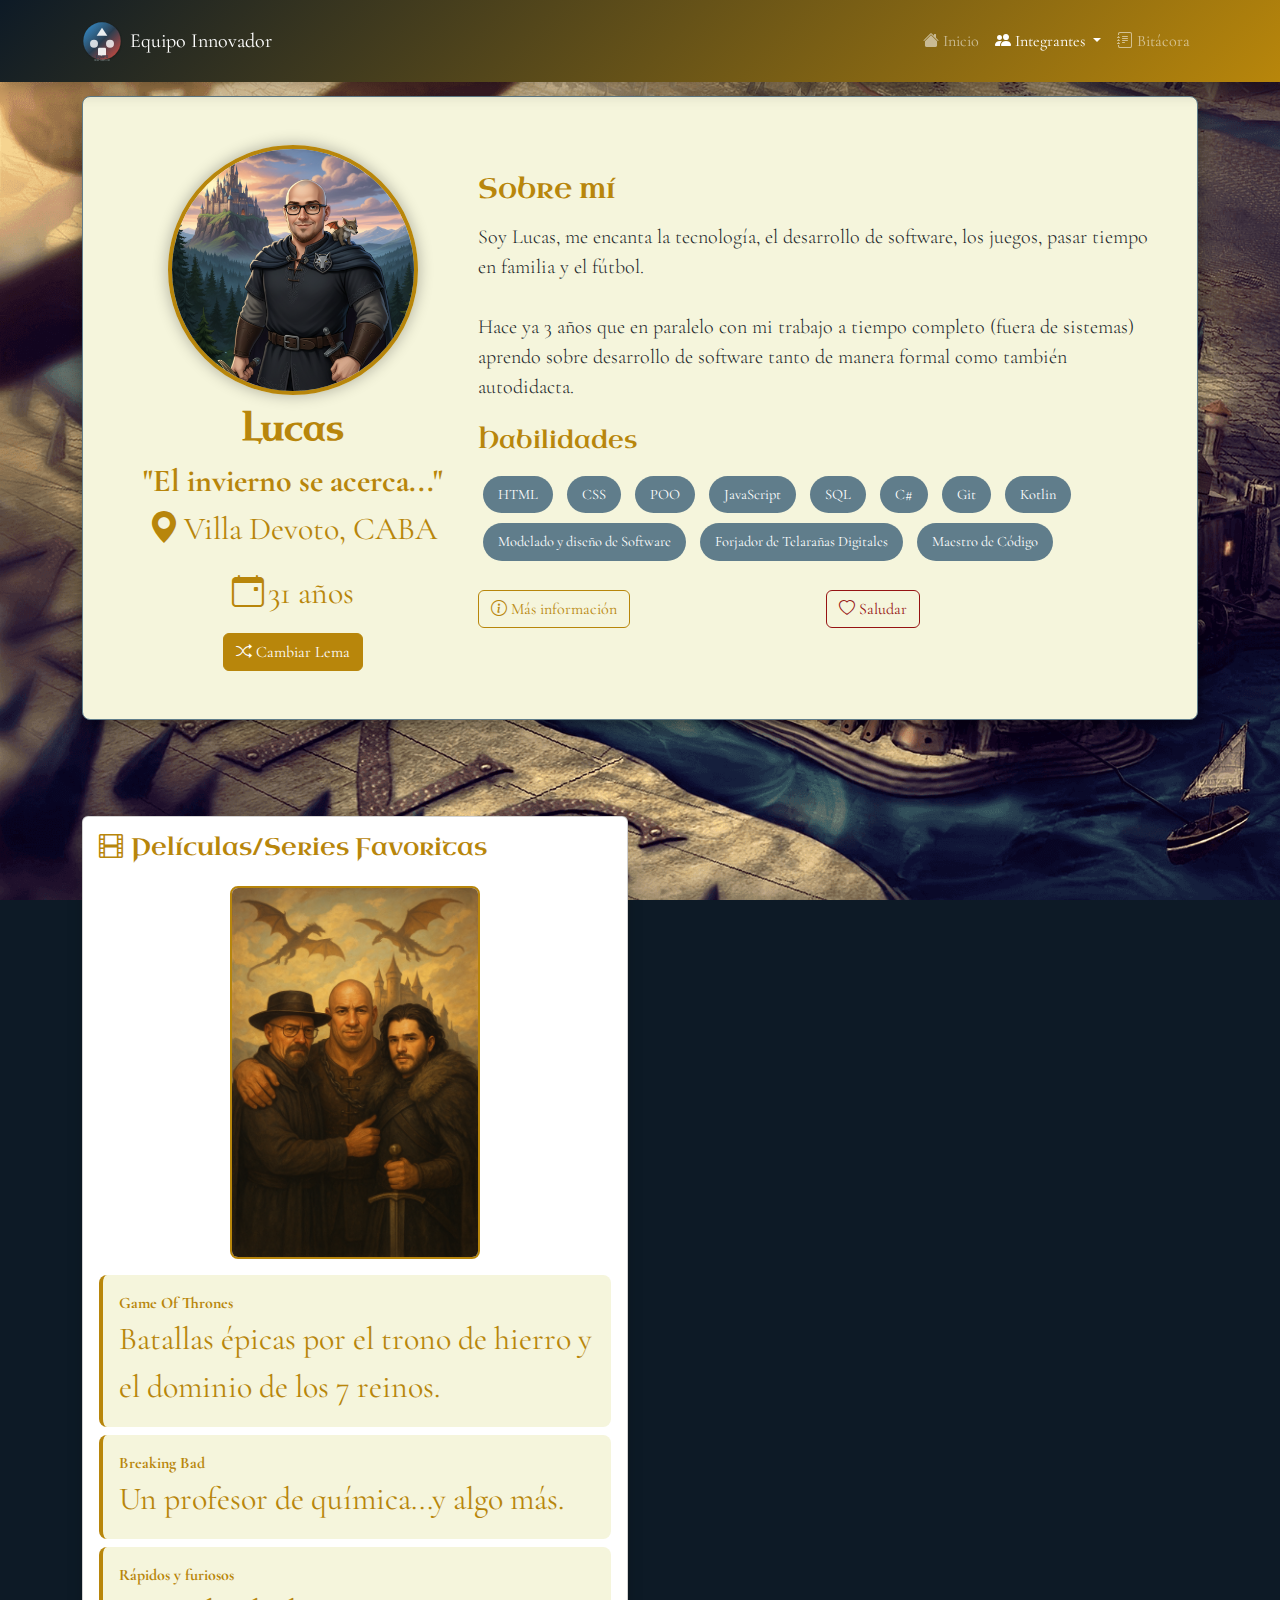
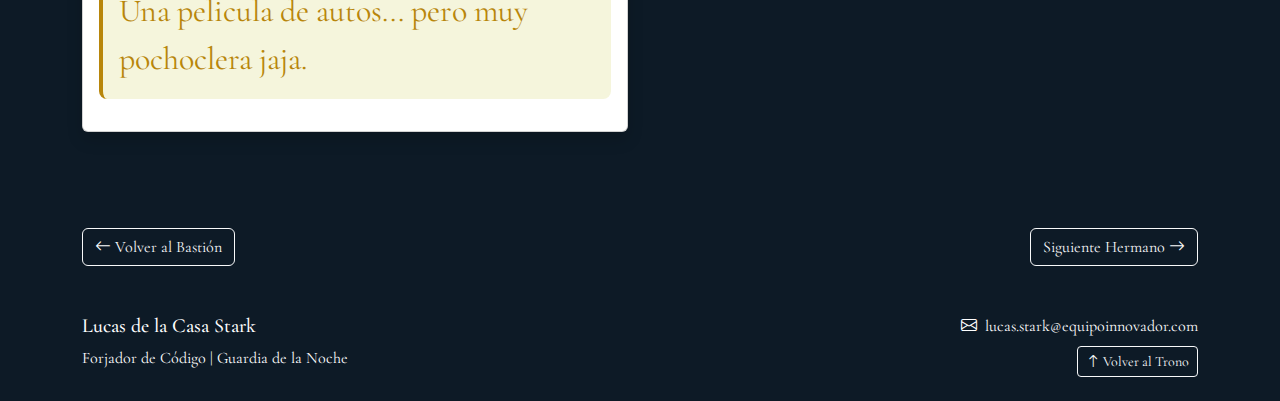
<file: lucas.html>
<!DOCTYPE html>
<html lang="es">
  <head>
    <meta charset="UTF-8" />
    <meta name="viewport" content="width=device-width, initial-scale=1.0" />
    <link
      rel="shortcut icon"
      href="./img/lucas_icn.ico"
      type="image/x-icon"
    />
    <title>Lucas - Guardián del muro</title>
    
    <link
      href="https://cdn.jsdelivr.net/npm/bootstrap@5.3.0/dist/css/bootstrap.min.css"
      rel="stylesheet"
    />
    <link
      href="https://cdn.jsdelivr.net/npm/bootstrap-icons@1.10.0/font/bootstrap-icons.css"
      rel="stylesheet"
    />
    <link
      href="https://fonts.googleapis.com/css2?family=Uncial+Antiqua&family=Cormorant+Garamond:wght@400;700&display=swap"
      rel="stylesheet"
    />
    <link rel="stylesheet" href="css/lucas.css" />
  </head>
  <body>
    <nav class="navbar navbar-expand-lg navbar-dark fixed-top">
      <div class="container">
        <a class="navbar-brand d-flex align-items-center" href="index.html">
          <img
            src="img/logo.svg"
            alt="Logo"
            width="40"
            height="40"
            class="me-2"
          />
          Equipo Innovador
        </a>

        <button
          class="navbar-toggler"
          type="button"
          data-bs-toggle="collapse"
          data-bs-target="#navbarNav"
        >
          <span class="navbar-toggler-icon"></span>
        </button>

        <div class="collapse navbar-collapse" id="navbarNav">
          <ul class="navbar-nav ms-auto">
            <li class="nav-item">
              <a class="nav-link" href="index.html">
                <i class="bi bi-house-fill me-1"></i>Inicio
              </a>
            </li>
            <li class="nav-item dropdown">
              <a
                class="nav-link dropdown-toggle active"
                href="#"
                role="button"
                data-bs-toggle="dropdown"
              >
                <i class="bi bi-people-fill me-1"></i>Integrantes
              </a>
              <ul class="dropdown-menu">
                <li>
                  <a class="dropdown-item active" href="lucas.html">Lucas</a>
                </li>
                <li>
                  <a class="dropdown-item" href="victoria.html">Victoria</a>
                </li>
                <li>
                  <a class="dropdown-item" href="sebastian.html">Sebastián</a>
                </li>
                <li><a class="dropdown-item" href="jose.html">Jose</a></li>
                <li>
                  <a class="dropdown-item" href="estiven.html">Estiven</a>
                </li>
              </ul>
            </li>
            <li class="nav-item">
              <a class="nav-link" href="bitacora.html">
                <i class="bi bi-journal-text me-1"></i>Bitácora
              </a>
            </li>

          </ul>
        </div>
      </div>
    </nav>

    <section class="py-5 mt-5">
      <div class="container">
        <div class="row">
          <div class="col-12">
            <div class="card profile-card shadow-lg">
              <div class="card-body p-5">
                <div class="row align-items-center">
                  <div class="col-lg-4 text-center mb-4 mb-lg-0">
                    <img
                      src="img/lucas_perfil.png"
                      alt="Lucas de la Guardia de la Noche"
                      class="profile-img mb-3"
                    />
                    <h2 class="fw-bold text-primary">Lucas</h2>
                    <strong class="text-muted mb-3" id="slogan-display"
                      >"El invierno se acerca..."</strong
                    >
                    <p class="text-muted mb-3">
                      <i class="bi bi-geo-alt-fill me-1"></i>Villa Devoto, CABA
                    </p>
                    <p class="text-muted mb-3">
                      <i class="bi bi-calendar-event me-1"></i>31 años
                    </p>
                    <button class="btn btn-primary" id="toggle-slogan-btn">
                      <i class="bi bi-shuffle me-1"></i>Cambiar Lema
                    </button>
                  </div>

                  <div class="col-lg-8">
                    <h3 class="text-primary mb-3">Sobre mí</h3>
                    <p class="lead mb-4">
                      Soy Lucas, me encanta la tecnología, el desarrollo de
                      software, los juegos, pasar tiempo en familia y el
                      fútbol.<br />
                      <br />
                      Hace ya 3 años que en paralelo con mi trabajo a tiempo
                      completo (fuera de sistemas) aprendo sobre desarrollo de
                      software tanto de manera formal como también autodidacta.
                    </p>

                    <h4 class="text-primary mb-3">Habilidades</h4>
                    <div class="skills-list mb-4">
                      <span class="skill-tag">HTML</span>
                      <span class="skill-tag">CSS</span>
                      <span class="skill-tag">POO</span>
                      <span class="skill-tag">JavaScript</span>
                      <span class="skill-tag">SQL</span>
                      <span class="skill-tag">C#</span>
                      <span class="skill-tag">Git</span>
                      <span class="skill-tag">Kotlin</span>
                      <span class="skill-tag"
                        >Modelado y diseño de Software</span
                      >
                      <span class="skill-tag"
                        >Forjador de Telarañas Digitales</span
                      >
                      <span class="skill-tag">Maestro de Código</span>
                    </div>

                    <div class="row">
                      <div class="col-md-6">
                        <button
                          class="btn btn-outline-primary mb-3"
                          id="toggle-info-btn"
                        >
                          <i class="bi bi-info-circle me-1"></i>Más información
                        </button>
                      </div>
                      <div class="col-md-6">
                        <button
                          class="btn btn-outline-success"
                          id="show-alert-btn"
                        >
                          <i class="bi bi-heart me-1"></i>Saludar
                        </button>
                      </div>
                    </div>

                    <div
                      id="info-adicional"
                      style="display: none"
                      class="mt-3 p-3 rounded dark-bg"
                    >
                      <h5>Información adicional</h5>
                      <p>
                        <strong>Experiencia:</strong> Más de una década en el
                        reino de la tecnología, los videos juegos y el software.
                      </p>
                      <p>
                        <strong>Hobbies:</strong> Disfrutar con familia y
                        amigos, jugar al fútbol y jugar juegos.
                      </p>
                    </div>
                  </div>
                </div>
              </div>
            </div>
          </div>
        </div>
      </div>
    </section>

    <section class="py-5">
      <div class="container">
        <div class="row">
          <div class="col-lg-6 mb-4">
            <div class="card h-100 shadow">
              <div class="card-body">
                <h4 class="card-title text-primary mb-4">
                  <i class="bi bi-film me-2"></i>Películas/Series Favoritas
                </h4>
                <a
                  href="https://www.youtube.com/watch?v=SJZfCg51xlU&list=RDSJZfCg51xlU&start_radio=1"
                  target="_blank"
                  class="d-block text-center mb-3"
                >
                  <img
                    src="./img/pelis_foto.png"
                    alt="Póster de Game of Thrones"
                    class="favorite-image img-fluid"
                  />
                </a>
                <ul class="favorites-list">
                  <li class="text-primary">
                    <strong class="text-primary">Game Of Thrones</strong>
                    <p class="mb-0 text-muted">
                      Batallas épicas por el trono de hierro y el dominio de los
                      7 reinos.
                    </p>
                  </li>
                  <li>
                    <strong class="text-primary">Breaking Bad</strong>
                    <p class="mb-0 text-muted">
                      Un profesor de química...y algo más.
                    </p>
                  </li>
                  <li>
                    <strong class="text-primary">Rápidos y furiosos</strong>
                    <p class="mb-0 text-muted">
                      Una pelicula de autos... pero muy pochoclera jaja.
                    </p>
                  </li>
                </ul>
              </div>
            </div>
          </div>

          <div class="col-lg-6 mb-4">
            <div class="card h-100 shadow">
              <div class="card-body">
                <h4 class="card-title text-primary mb-4">
                  <i class="bi bi-music-note-beamed me-2"></i>Música Favorita
                </h4>
                <a
                  href="https://www.youtube.com/watch?v=ZCLhaPWwVwM&list=RDZCLhaPWwVwM&start_radio=1"
                  target="_blank"
                  class="d-block text-center mb-3"
                >
                  <img
                    src="./img/ed_foto.png"
                    alt="Foto de Ed Sheeran"
                    class="favorite-image img-fluid"
                  />
                </a>
                <ul class="favorites-list">
                  <li>
                    <strong class="text-primary">Ed Sheeran</strong>
                    <p class="mb-0 text-muted">
                      Baladas románticas muy melosas.
                    </p>
                  </li>
                  <li>
                    <strong class="text-primary">El Kuelgue</strong>
                    <p class="mb-0 text-muted">Una banda un poco loca.</p>
                  </li>
                  <li>
                    <strong class="text-primary">Coldplay</strong>
                    <p class="mb-0 text-muted">
                      Mas baladas románticas melosas y para estar de chill.
                    </p>
                  </li>
                </ul>
              </div>
            </div>
          </div>
        </div>
      </div>
    </section>

    <section class="py-4 bg-dark">
      <div class="container">
        <div class="row">
          <div class="col-12">
            <div class="d-flex justify-content-between align-items-center">
              <a href="index.html" class="btn btn-outline-light">
                <i class="bi bi-arrow-left me-1"></i>Volver al Bastión
              </a>

              <a href="victoria.html" class="btn btn-outline-light">
                Siguiente Hermano<i class="bi bi-arrow-right ms-1"></i>
              </a>
            </div>
          </div>
        </div>
      </div>
    </section>

    <footer class="bg-dark text-white py-4">
      <div class="container">
        <div class="row">
          <div class="col-md-6">
            <h5>Lucas de la Casa Stark</h5>
            <p class="mb-0">Forjador de Código | Guardia de la Noche</p>
          </div>
          <div class="col-md-6 text-md-end">
            <p class="mb-0">
              <i class="bi bi-envelope me-1"></i>
              lucas.stark@equipoinnovador.com
            </p>
            <div class="mt-2">
              <button
                class="btn btn-outline-light btn-sm"
                onclick="scrollSuave('top')"
              >
                <i class="bi bi-arrow-up"></i> Volver al Trono
              </button>
            </div>
          </div>
        </div>
      </div>
    </footer>

    <script src="https://cdn.jsdelivr.net/npm/bootstrap@5.3.0/dist/js/bootstrap.bundle.min.js"></script>
    <script src="js/main.js"></script>
    <script src="js/lucas.js"></script>
  </body>
</html>
</file>
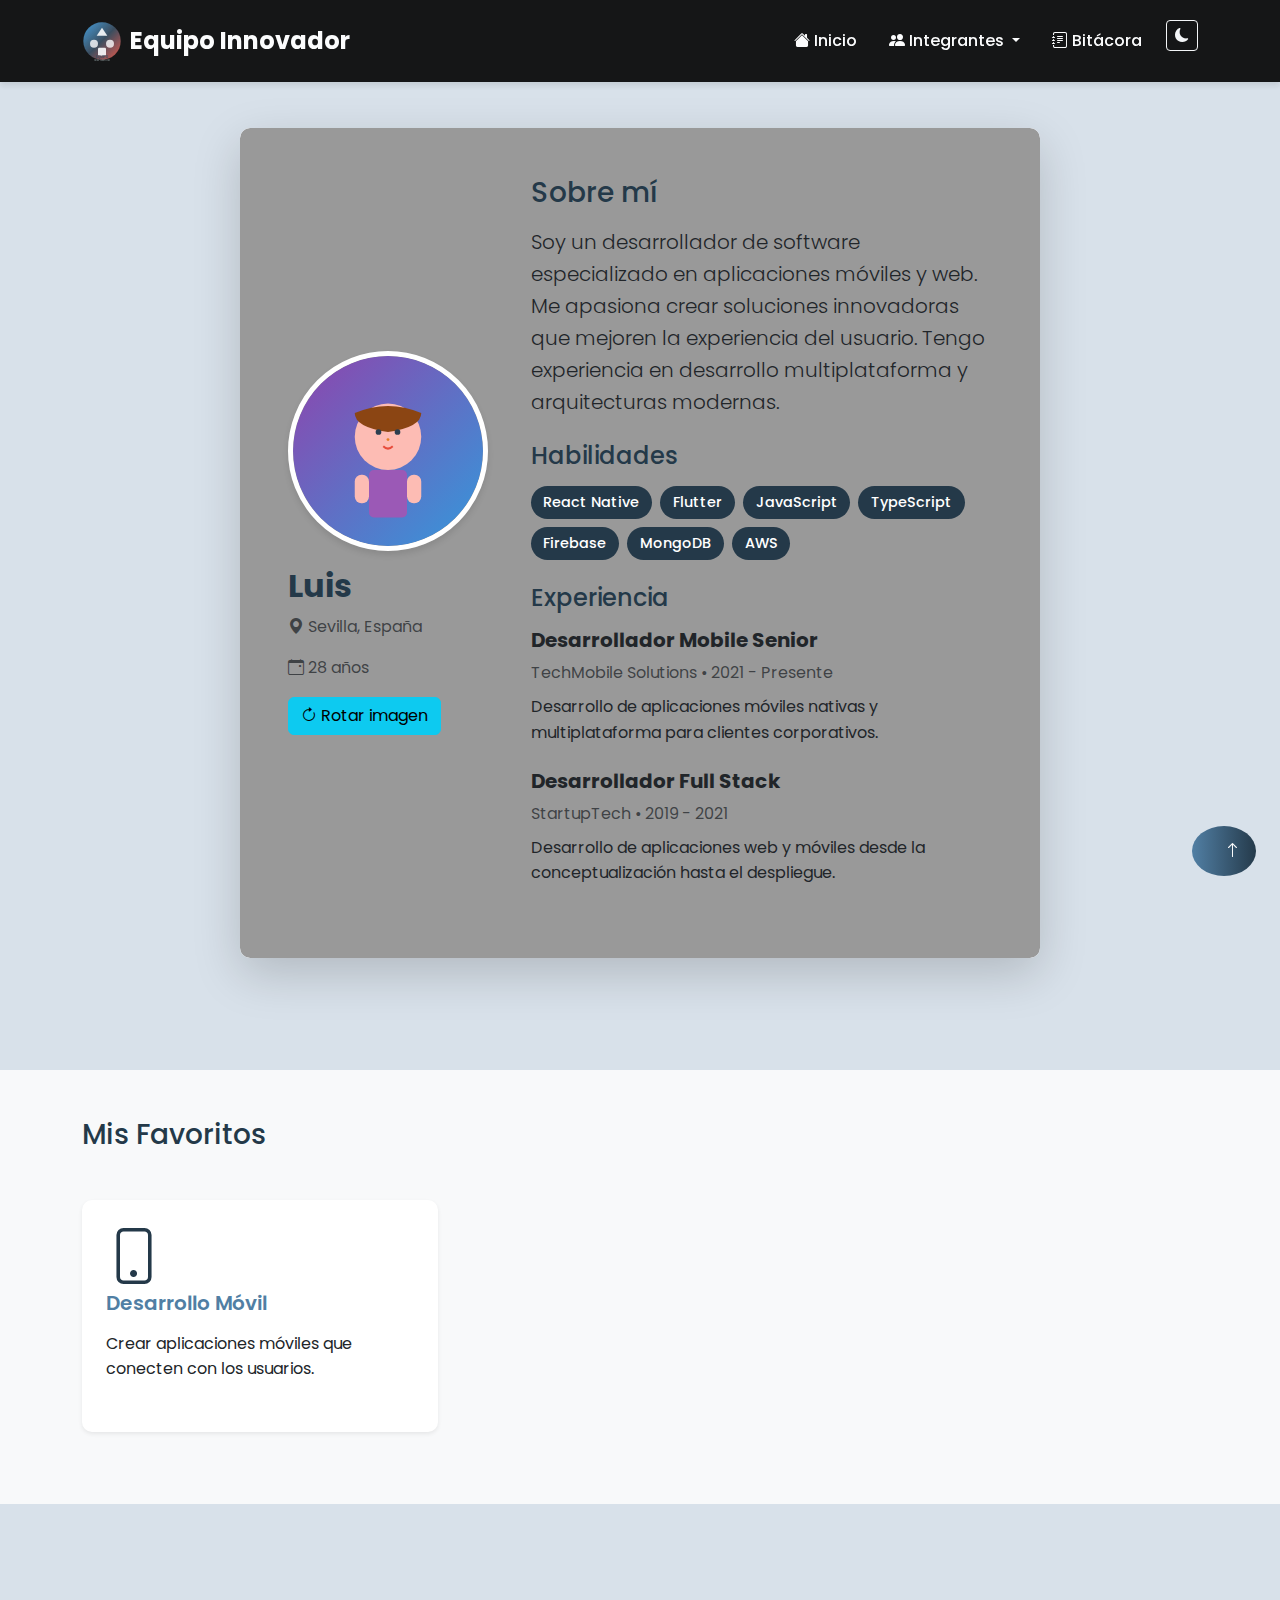
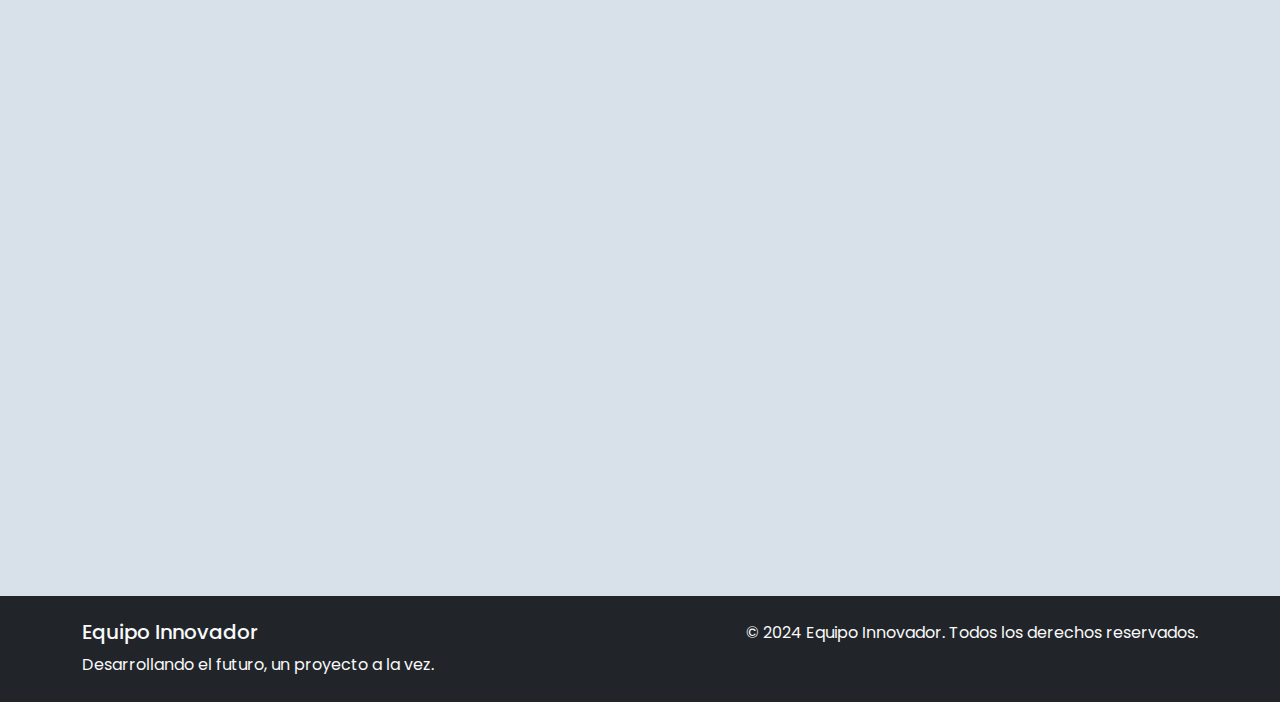
<file: luis.html>
<!DOCTYPE html>
<html lang="es">
<head>
    <meta charset="UTF-8">
    <meta name="viewport" content="width=device-width, initial-scale=1.0">
    <title>Luis - Perfil</title>
    
    <!-- Bootstrap CSS -->
    <link href="https://cdn.jsdelivr.net/npm/bootstrap@5.3.0/dist/css/bootstrap.min.css" rel="stylesheet">
    <!-- Bootstrap Icons -->
    <link href="https://cdn.jsdelivr.net/npm/bootstrap-icons@1.10.0/font/bootstrap-icons.css" rel="stylesheet">
    <!-- Google Fonts -->
    <link href="https://fonts.googleapis.com/css2?family=Poppins:wght@300;400;500;600;700&family=Roboto:wght@300;400;500;700&display=swap" rel="stylesheet">
    <!-- Estilos personalizados -->
    <link rel="stylesheet" href="css/styles.css">
</head>
<body>
    <!-- Navegación -->
    <nav class="navbar navbar-expand-lg navbar-dark fixed-top">
        <div class="container">
            <a class="navbar-brand d-flex align-items-center" href="index.html">
                <img src="img/logo.svg" alt="Logo" width="40" height="40" class="me-2">
                Equipo Innovador
            </a>
            
            <button class="navbar-toggler" type="button" data-bs-toggle="collapse" data-bs-target="#navbarNav">
                <span class="navbar-toggler-icon"></span>
            </button>
            
            <div class="collapse navbar-collapse" id="navbarNav">
                <ul class="navbar-nav ms-auto">
                    <li class="nav-item">
                        <a class="nav-link" href="index.html">
                            <i class="bi bi-house-fill me-1"></i>Inicio
                        </a>
                    </li>
                    <li class="nav-item dropdown">
                        <a class="nav-link dropdown-toggle active" href="#" role="button" data-bs-toggle="dropdown">
                            <i class="bi bi-people-fill me-1"></i>Integrantes
                        </a>
                        <ul class="dropdown-menu">
                            <li><a class="dropdown-item" href="lucas.html">Lucas</a></li>
                            <li><a class="dropdown-item" href="victoria.html">Victoria</a></li>
                            <li><a class="dropdown-item" href="sebastian.html">Sebastián</a></li>
                            <li><a class="dropdown-item active" href="luis.html">Luis</a></li>
                            <li><a class="dropdown-item" href="estiven.html">Estiven</a></li>
                        </ul>
                    </li>
                    <li class="nav-item">
                        <a class="nav-link" href="bitacora.html">
                            <i class="bi bi-journal-text me-1"></i>Bitácora
                        </a>
                    </li>
                    <li class="nav-item">
                        <button class="btn btn-outline-light btn-sm ms-2" id="btn-tema" title="Cambiar tema">
                            <i class="bi bi-moon-fill"></i>
                        </button>
                    </li>
                </ul>
            </div>
        </div>
    </nav>

    <!-- Perfil Principal -->
    <section class="py-5 mt-5">
        <div class="container">
            <div class="row">
                <div class="col-12">
                    <div class="card profile-card shadow-lg">
                        <div class="card-body p-5">
                            <div class="row align-items-center">
                                <div class="col-lg-4 text-center mb-4 mb-lg-0">
                                    <img src="img/avatar4.svg" alt="Luis" class="profile-img mb-3" id="profile-image">
                                    <h2 class="fw-bold text-primary">Luis</h2>
                                    <p class="text-muted mb-3">
                                        <i class="bi bi-geo-alt-fill me-1"></i>Sevilla, España
                                    </p>
                                    <p class="text-muted mb-3">
                                        <i class="bi bi-calendar-event me-1"></i>28 años
                                    </p>
                                    <button class="btn btn-info" id="btn-rotar" onclick="rotarImagen()">
                                        <i class="bi bi-arrow-clockwise me-1"></i>Rotar imagen
                                    </button>
                                </div>
                                
                                <div class="col-lg-8">
                                    <h3 class="text-primary mb-3">Sobre mí</h3>
                                    <p class="lead mb-4">
                                        Soy un desarrollador de software especializado en aplicaciones móviles y web. 
                                        Me apasiona crear soluciones innovadoras que mejoren la experiencia del usuario. 
                                        Tengo experiencia en desarrollo multiplataforma y arquitecturas modernas.
                                    </p>
                                    
                                    <h4 class="text-primary mb-3">Habilidades</h4>
                                    <div class="skills-list mb-4" id="skills-container">
                                        <span class="skill-tag">React Native</span>
                                        <span class="skill-tag">Flutter</span>
                                        <span class="skill-tag">JavaScript</span>
                                        <span class="skill-tag">TypeScript</span>
                                        <span class="skill-tag">Firebase</span>
                                        <span class="skill-tag">MongoDB</span>
                                        <span class="skill-tag">AWS</span>
                                    </div>
                                    
                                    <h4 class="text-primary mb-3">Experiencia</h4>
                                    <div class="mb-4">
                                        <h5 class="fw-bold">Desarrollador Mobile Senior</h5>
                                        <p class="text-muted mb-2">TechMobile Solutions • 2021 - Presente</p>
                                        <p>Desarrollo de aplicaciones móviles nativas y multiplataforma para clientes corporativos.</p>
                                    </div>
                                    
                                    <div class="mb-4">
                                        <h5 class="fw-bold">Desarrollador Full Stack</h5>
                                        <p class="text-muted mb-2">StartupTech • 2019 - 2021</p>
                                        <p>Desarrollo de aplicaciones web y móviles desde la conceptualización hasta el despliegue.</p>
                                    </div>
                                </div>
                            </div>
                        </div>
                    </div>
                </div>
            </div>
        </div>
    </section>

    <!-- Sección de Favoritos -->
    <section class="py-5 bg-light favorites-section">
        <div class="container">
            <div class="row">
                <div class="col-12">
                    <h3 class="text-center mb-5 text-primary">Mis Favoritos</h3>
                    <div class="row">
                        <div class="col-md-4 mb-4">
                            <div class="card h-100 shadow-sm">
                                <div class="card-body text-center">
                                    <i class="bi bi-phone display-4 text-primary mb-3"></i>
                                    <h5 class="card-title">Desarrollo Móvil</h5>
                                    <p class="card-text">Crear aplicaciones móviles que conecten con los usuarios.</p>
                                </div>
                            </div>
                        </div>
                        <div class="col-md-4 mb-4">
                            <div class="card h-100 shadow-sm">
                                <div class="card-body text-center">
                                    <i class="bi bi-lightbulb display-4 text-warning mb-3"></i>
                                    <h5 class="card-title">Innovación</h5>
                                    <p class="card-text">Explorar nuevas tecnologías y metodologías de desarrollo.</p>
                                </div>
                            </div>
                        </div>
                        <div class="col-md-4 mb-4">
                            <div class="card h-100 shadow-sm">
                                <div class="card-body text-center">
                                    <i class="bi bi-people display-4 text-success mb-3"></i>
                                    <h5 class="card-title">Trabajo en Equipo</h5>
                                    <p class="card-text">Colaborar con equipos multidisciplinarios para lograr objetivos comunes.</p>
                                </div>
                            </div>
                        </div>
                    </div>
                </div>
            </div>
        </div>
    </section>

    <!-- Sección de Favoritos Adicionales -->
    <section class="py-5">
        <div class="container">
            <div class="row">
                <div class="col-lg-6 mb-4">
                    <div class="card h-100 shadow">
                        <div class="card-body">
                            <h4 class="card-title text-primary mb-4">
                                <i class="bi bi-film me-2"></i>Películas Favoritas
                            </h4>
                            <ul class="favorites-list">
                                <li>
                                    <strong>Blade Runner 2049</strong>
                                    <p class="mb-0 text-muted">Una obra maestra visual que explora la relación entre humanos y tecnología.</p>
                                </li>
                                <li>
                                    <strong>Ex Machina</strong>
                                    <p class="mb-0 text-muted">Fascinante exploración de la inteligencia artificial y la conciencia.</p>
                                </li>
                                <li>
                                    <strong>Her</strong>
                                    <p class="mb-0 text-muted">Una reflexión profunda sobre las relaciones en la era digital.</p>
                                </li>
                                <li>
                                    <strong>The Social Network</strong>
                                    <p class="mb-0 text-muted">La historia detrás de una de las plataformas más influyentes del mundo.</p>
                                </li>
                            </ul>
                        </div>
                    </div>
                </div>
                
                <div class="col-lg-6 mb-4">
                    <div class="card h-100 shadow">
                        <div class="card-body">
                            <h4 class="card-title text-primary mb-4">
                                <i class="bi bi-music-note-beamed me-2"></i>Música Favorita
                            </h4>
                            <ul class="favorites-list">
                                <li>
                                    <strong>Tame Impala - Currents</strong>
                                    <p class="mb-0 text-muted">Perfecto para sesiones creativas de desarrollo móvil.</p>
                                </li>
                                <li>
                                    <strong>Radiohead - OK Computer</strong>
                                    <p class="mb-0 text-muted">Música que inspira innovación y pensamiento fuera de lo convencional.</p>
                                </li>
                                <li>
                                    <strong>Boards of Canada - Music Has the Right to Children</strong>
                                    <p class="mb-0 text-muted">Ambient electrónico ideal para concentración profunda.</p>
                                </li>
                                <li>
                                    <strong>Tycho - Dive</strong>
                                    <p class="mb-0 text-muted">Música instrumental perfecta para el flujo de trabajo.</p>
                                </li>
                            </ul>
                        </div>
                    </div>
                </div>
            </div>
        </div>
    </section>

    <!-- Botón Volver Arriba -->
    <button class="btn btn-primary position-fixed bottom-0 end-0 m-4 rounded-circle" 
            style="width: 50px; height: 50px; z-index: 1000;" 
            onclick="scrollSuave('top')" 
            title="Volver arriba">
        <i class="bi bi-arrow-up"></i>
    </button>

    <!-- Footer -->
    <footer class="bg-dark text-light py-4 mt-5">
        <div class="container">
            <div class="row">
                <div class="col-md-6">
                    <h5>Equipo Innovador</h5>
                    <p class="mb-0">Desarrollando el futuro, un proyecto a la vez.</p>
                </div>
                <div class="col-md-6 text-md-end">
                    <p class="mb-0">&copy; 2024 Equipo Innovador. Todos los derechos reservados.</p>
                </div>
            </div>
        </div>
    </footer>

    <!-- Bootstrap JS -->
    <script src="https://cdn.jsdelivr.net/npm/bootstrap@5.3.0/dist/js/bootstrap.bundle.min.js"></script>
    <!-- JavaScript personalizado -->
    <script src="js/main.js"></script>
</body>
</html>
</file>
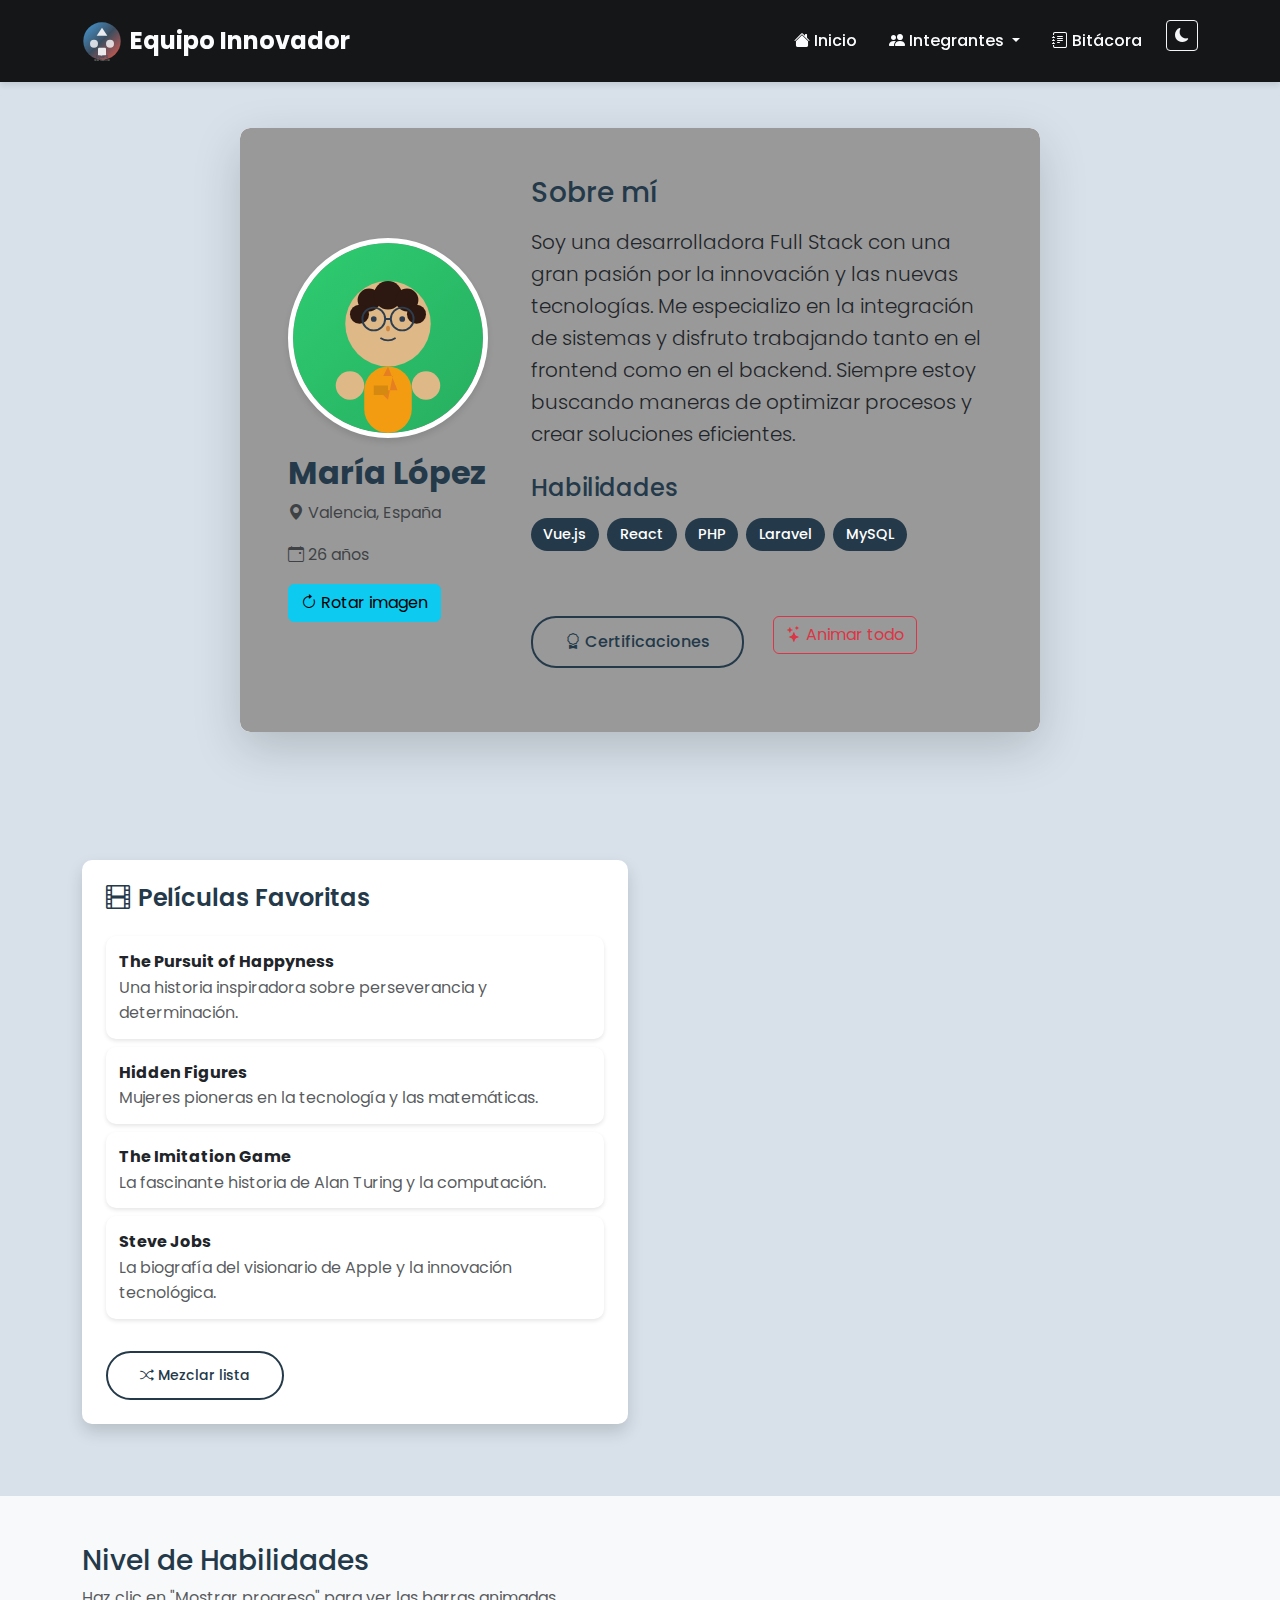
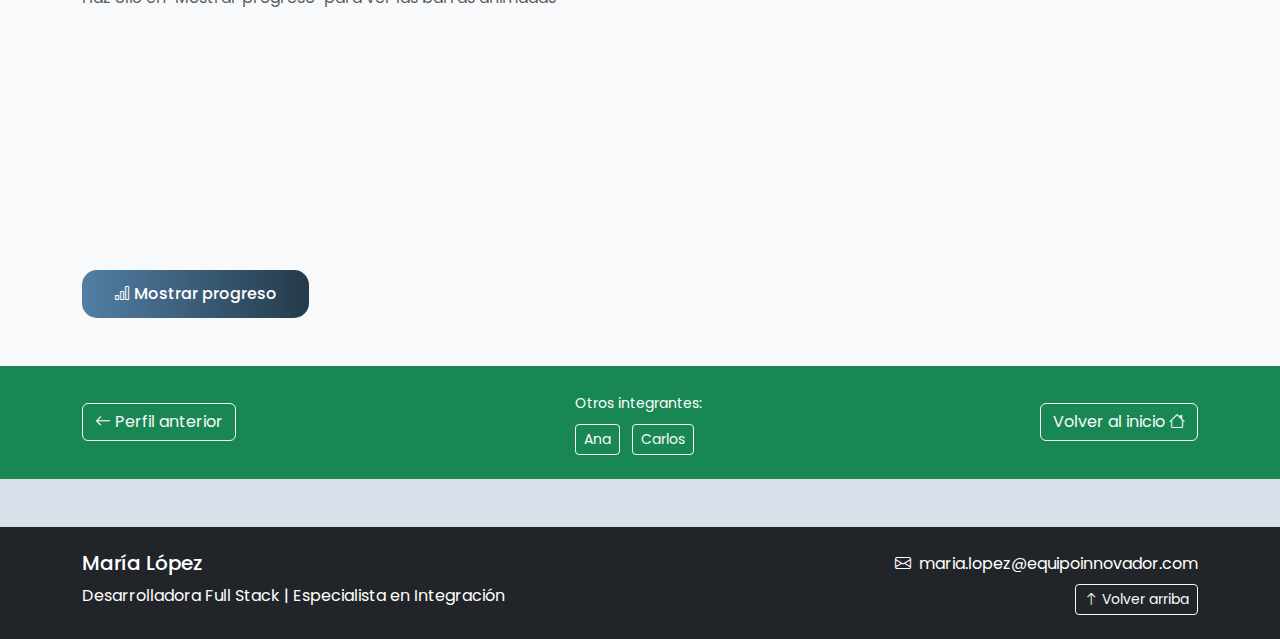
<file: maria-lopez.html>
<!DOCTYPE html>
<html lang="es">
<head>
    <meta charset="UTF-8">
    <meta name="viewport" content="width=device-width, initial-scale=1.0">
    <title>María López - Perfil</title>
    
    <!-- Bootstrap CSS -->
    <link href="https://cdn.jsdelivr.net/npm/bootstrap@5.3.0/dist/css/bootstrap.min.css" rel="stylesheet">
    <!-- Bootstrap Icons -->
    <link href="https://cdn.jsdelivr.net/npm/bootstrap-icons@1.10.0/font/bootstrap-icons.css" rel="stylesheet">
    <!-- Google Fonts -->
    <link href="https://fonts.googleapis.com/css2?family=Poppins:wght@300;400;500;600;700&family=Roboto:wght@300;400;500;700&display=swap" rel="stylesheet">
    <!-- Estilos personalizados -->
    <link rel="stylesheet" href="css/styles.css">
</head>
<body>
    <!-- Navegación -->
    <nav class="navbar navbar-expand-lg navbar-dark fixed-top">
        <div class="container">
            <a class="navbar-brand d-flex align-items-center" href="index.html">
                <img src="img/logo.svg" alt="Logo" width="40" height="40" class="me-2">
                Equipo Innovador
            </a>
            
            <button class="navbar-toggler" type="button" data-bs-toggle="collapse" data-bs-target="#navbarNav">
                <span class="navbar-toggler-icon"></span>
            </button>
            
            <div class="collapse navbar-collapse" id="navbarNav">
                <ul class="navbar-nav ms-auto">
                    <li class="nav-item">
                        <a class="nav-link" href="index.html">
                            <i class="bi bi-house-fill me-1"></i>Inicio
                        </a>
                    </li>
                    <li class="nav-item dropdown">
                        <a class="nav-link dropdown-toggle active" href="#" role="button" data-bs-toggle="dropdown">
                            <i class="bi bi-people-fill me-1"></i>Integrantes
                        </a>
                        <ul class="dropdown-menu">
                            <li><a class="dropdown-item" href="ana-garcia.html">Ana García</a></li>
                            <li><a class="dropdown-item" href="carlos-rodriguez.html">Carlos Rodríguez</a></li>
                            <li><a class="dropdown-item active" href="maria-lopez.html">María López</a></li>
                        </ul>
                    </li>
                    <li class="nav-item">
                        <a class="nav-link" href="bitacora.html">
                            <i class="bi bi-journal-text me-1"></i>Bitácora
                        </a>
                    </li>
                    <li class="nav-item">
                        <button class="btn btn-outline-light btn-sm ms-2" id="btn-tema" title="Cambiar tema">
                            <i class="bi bi-moon-fill"></i>
                        </button>
                    </li>
                </ul>
            </div>
        </div>
    </nav>

    <!-- Perfil Principal -->
    <section class="py-5 mt-5">
        <div class="container">
            <div class="row">
                <div class="col-12">
                    <div class="card profile-card shadow-lg">
                        <div class="card-body p-5">
                            <div class="row align-items-center">
                                <div class="col-lg-4 text-center mb-4 mb-lg-0">
                                    <img src="img/avatar3.svg" alt="María López" class="profile-img mb-3" id="profile-image">
                                    <h2 class="fw-bold text-primary">María López</h2>
                                    <p class="text-muted mb-3">
                                        <i class="bi bi-geo-alt-fill me-1"></i>Valencia, España
                                    </p>
                                    <p class="text-muted mb-3">
                                        <i class="bi bi-calendar-event me-1"></i>26 años
                                    </p>
                                    <button class="btn btn-info" id="btn-rotar" onclick="rotarImagen()">
                                        <i class="bi bi-arrow-clockwise me-1"></i>Rotar imagen
                                    </button>
                                </div>
                                
                                <div class="col-lg-8">
                                    <h3 class="text-primary mb-3">Sobre mí</h3>
                                    <p class="lead mb-4">
                                        Soy una desarrolladora Full Stack con una gran pasión por la innovación y las nuevas tecnologías. 
                                        Me especializo en la integración de sistemas y disfruto trabajando tanto en el frontend como en el backend. 
                                        Siempre estoy buscando maneras de optimizar procesos y crear soluciones eficientes.
                                    </p>
                                    
                                    <h4 class="text-primary mb-3">Habilidades</h4>
                                    <div class="skills-list mb-4" id="skills-container">
                                        <span class="skill-tag">Vue.js</span>
                                        <span class="skill-tag">React</span>
                                        <span class="skill-tag">PHP</span>
                                        <span class="skill-tag">Laravel</span>
                                        <span class="skill-tag">MySQL</span>
                                        <span class="skill-tag">Docker</span>
                                        <span class="skill-tag">Git</span>
                                        <span class="skill-tag">AWS</span>
                                    </div>
                                    
                                    <div class="row">
                                        <div class="col-md-6">
                                            <button class="btn btn-outline-primary mb-3" onclick="toggleInfo('certificaciones')">
                                                <i class="bi bi-award me-1"></i>Certificaciones
                                            </button>
                                        </div>
                                        <div class="col-md-6">
                                            <button class="btn btn-outline-danger" onclick="animarHabilidades()">
                                                <i class="bi bi-stars me-1"></i>Animar todo
                                            </button>
                                        </div>
                                    </div>
                                    
                                    <div id="certificaciones" style="display: none;" class="mt-3 p-3 bg-light rounded">
                                        <h5>Certificaciones y Logros</h5>
                                        <ul>
                                            <li><strong>AWS Certified Developer:</strong> Certificación en servicios de Amazon Web Services</li>
                                            <li><strong>Vue.js Expert:</strong> Certificación avanzada en Vue.js y Nuxt.js</li>
                                            <li><strong>Scrum Master:</strong> Metodologías ágiles y gestión de proyectos</li>
                                            <li><strong>Google Analytics:</strong> Análisis web y métricas digitales</li>
                                        </ul>
                                    </div>
                                </div>
                            </div>
                        </div>
                    </div>
                </div>
            </div>
        </div>
    </section>

    <!-- Sección de Favoritos -->
    <section class="py-5">
        <div class="container">
            <div class="row">
                <div class="col-lg-6 mb-4">
                    <div class="card h-100 shadow">
                        <div class="card-body">
                            <h4 class="card-title text-primary mb-4">
                                <i class="bi bi-film me-2"></i>Películas Favoritas
                            </h4>
                            <ul class="favorites-list" id="movies-list">
                                <li>
                                    <strong>The Pursuit of Happyness</strong>
                                    <p class="mb-0 text-muted">Una historia inspiradora sobre perseverancia y determinación.</p>
                                </li>
                                <li>
                                    <strong>Hidden Figures</strong>
                                    <p class="mb-0 text-muted">Mujeres pioneras en la tecnología y las matemáticas.</p>
                                </li>
                                <li>
                                    <strong>The Imitation Game</strong>
                                    <p class="mb-0 text-muted">La fascinante historia de Alan Turing y la computación.</p>
                                </li>
                                <li>
                                    <strong>Steve Jobs</strong>
                                    <p class="mb-0 text-muted">La biografía del visionario de Apple y la innovación tecnológica.</p>
                                </li>
                            </ul>
                            <button class="btn btn-sm btn-outline-primary mt-3" onclick="mezclarLista('movies-list')">
                                <i class="bi bi-shuffle me-1"></i>Mezclar lista
                            </button>
                        </div>
                    </div>
                </div>
                
                <div class="col-lg-6 mb-4">
                    <div class="card h-100 shadow">
                        <div class="card-body">
                            <h4 class="card-title text-primary mb-4">
                                <i class="bi bi-music-note-beamed me-2"></i>Música Favorita
                            </h4>
                            <ul class="favorites-list" id="music-list">
                                <li>
                                    <strong>Billie Eilish - When We All Fall Asleep</strong>
                                    <p class="mb-0 text-muted">Música moderna que me inspira creatividad.</p>
                                </li>
                                <li>
                                    <strong>Coldplay - A Head Full of Dreams</strong>
                                    <p class="mb-0 text-muted">Melodías que me motivan durante el trabajo.</p>
                                </li>
                                <li>
                                    <strong>Imagine Dragons - Evolve</strong>
                                    <p class="mb-0 text-muted">Energía perfecta para sesiones de coding intensas.</p>
                                </li>
                                <li>
                                    <strong>Lana Del Rey - Born to Die</strong>
                                    <p class="mb-0 text-muted">Música atmosférica ideal para concentrarse.</p>
                                </li>
                            </ul>
                            <button class="btn btn-sm btn-outline-primary mt-3" onclick="mezclarLista('music-list')">
                                <i class="bi bi-shuffle me-1"></i>Mezclar lista
                            </button>
                        </div>
                    </div>
                </div>
            </div>
        </div>
    </section>

    <!-- Sección de Progreso de Habilidades -->
    <section class="py-5 bg-light">
        <div class="container">
            <div class="row">
                <div class="col-12 text-center mb-4">
                    <h3 class="text-primary">Nivel de Habilidades</h3>
                    <p class="text-muted">Haz clic en "Mostrar progreso" para ver las barras animadas</p>
                </div>
            </div>
            <div class="row">
                <div class="col-lg-6 mb-4">
                    <div class="card border-0 bg-transparent">
                        <div class="card-body">
                            <h5>Frontend</h5>
                            <div class="mb-3">
                                <div class="d-flex justify-content-between">
                                    <span>Vue.js</span>
                                    <span>90%</span>
                                </div>
                                <div class="progress">
                                    <div class="progress-bar bg-success" role="progressbar" style="width: 0%" data-width="90"></div>
                                </div>
                            </div>
                            <div class="mb-3">
                                <div class="d-flex justify-content-between">
                                    <span>React</span>
                                    <span>75%</span>
                                </div>
                                <div class="progress">
                                    <div class="progress-bar bg-info" role="progressbar" style="width: 0%" data-width="75"></div>
                                </div>
                            </div>
                        </div>
                    </div>
                </div>
                <div class="col-lg-6 mb-4">
                    <div class="card border-0 bg-transparent">
                        <div class="card-body">
                            <h5>Backend</h5>
                            <div class="mb-3">
                                <div class="d-flex justify-content-between">
                                    <span>PHP/Laravel</span>
                                    <span>85%</span>
                                </div>
                                <div class="progress">
                                    <div class="progress-bar bg-warning" role="progressbar" style="width: 0%" data-width="85"></div>
                                </div>
                            </div>
                            <div class="mb-3">
                                <div class="d-flex justify-content-between">
                                    <span>MySQL</span>
                                    <span>80%</span>
                                </div>
                                <div class="progress">
                                    <div class="progress-bar bg-danger" role="progressbar" style="width: 0%" data-width="80"></div>
                                </div>
                            </div>
                        </div>
                    </div>
                </div>
            </div>
            <div class="text-center">
                <button class="btn btn-primary" onclick="mostrarProgreso()">
                    <i class="bi bi-bar-chart me-1"></i>Mostrar progreso
                </button>
            </div>
        </div>
    </section>

    <!-- Navegación entre perfiles -->
    <section class="py-4 bg-success text-white">
        <div class="container">
            <div class="row">
                <div class="col-12">
                    <div class="d-flex justify-content-between align-items-center">
                        <a href="carlos-rodriguez.html" class="btn btn-outline-light">
                            <i class="bi bi-arrow-left me-1"></i>Perfil anterior
                        </a>
                        
                        <div class="text-center">
                            <small>Otros integrantes:</small>
                            <div class="mt-2">
                                <a href="ana-garcia.html" class="btn btn-sm btn-outline-light me-2">Ana</a>
                                <a href="carlos-rodriguez.html" class="btn btn-sm btn-outline-light">Carlos</a>
                            </div>
                        </div>
                        
                        <a href="index.html" class="btn btn-outline-light">
                            Volver al inicio<i class="bi bi-house ms-1"></i>
                        </a>
                    </div>
                </div>
            </div>
        </div>
    </section>

    <!-- Footer -->
    <footer class="bg-dark text-white py-4">
        <div class="container">
            <div class="row">
                <div class="col-md-6">
                    <h5>María López</h5>
                    <p class="mb-0">Desarrolladora Full Stack | Especialista en Integración</p>
                </div>
                <div class="col-md-6 text-md-end">
                    <p class="mb-0">
                        <i class="bi bi-envelope me-1"></i>
                        maria.lopez@equipoinnovador.com
                    </p>
                    <div class="mt-2">
                        <button class="btn btn-outline-light btn-sm" onclick="scrollSuave('top')">
                            <i class="bi bi-arrow-up"></i> Volver arriba
                        </button>
                    </div>
                </div>
            </div>
        </div>
    </footer>

    <!-- Bootstrap JS -->
    <script src="https://cdn.jsdelivr.net/npm/bootstrap@5.3.0/dist/js/bootstrap.bundle.min.js"></script>
    <!-- JavaScript personalizado -->
    <script src="js/main.js"></script>
    
    <!-- Script específico para el perfil de María -->
    <script>
        let rotacion = 0;
        
        function rotarImagen() {
            const img = document.getElementById('profile-image');
            rotacion += 90;
            img.style.transform = `rotate(${rotacion}deg)`;
            img.style.transition = 'transform 0.5s ease';
            
            if (rotacion >= 360) {
                setTimeout(() => {
                    rotacion = 0;
                    img.style.transition = 'none';
                    img.style.transform = 'rotate(0deg)';
                }, 500);
            }
        }
        
        function animarHabilidades() {
            const skills = document.querySelectorAll('.skill-tag');
            const colores = ['#e74c3c', '#3498db', '#2ecc71', '#f39c12', '#9b59b6', '#1abc9c'];
            
            skills.forEach((skill, index) => {
                setTimeout(() => {
                    const colorAleatorio = colores[Math.floor(Math.random() * colores.length)];
                    skill.style.backgroundColor = colorAleatorio;
                    skill.style.transform = 'scale(1.2) rotate(5deg)';
                    skill.style.transition = 'all 0.3s ease';
                    
                    setTimeout(() => {
                        skill.style.transform = 'scale(1) rotate(0deg)';
                    }, 300);
                }, index * 100);
            });
            
            mostrarAlerta('¡Habilidades animadas! 🎨', 'success');
        }
        
        function mezclarLista(listId) {
            const lista = document.getElementById(listId);
            const items = Array.from(lista.children);
            
            // Mezclar array
            for (let i = items.length - 1; i > 0; i--) {
                const j = Math.floor(Math.random() * (i + 1));
                [items[i], items[j]] = [items[j], items[i]];
            }
            
            // Limpiar lista y agregar items mezclados
            lista.innerHTML = '';
            items.forEach((item, index) => {
                setTimeout(() => {
                    item.style.opacity = '0';
                    item.style.transform = 'translateX(-20px)';
                    lista.appendChild(item);
                    
                    setTimeout(() => {
                        item.style.transition = 'all 0.3s ease';
                        item.style.opacity = '1';
                        item.style.transform = 'translateX(0)';
                    }, 50);
                }, index * 100);
            });
        }
        
        function mostrarProgreso() {
            const barras = document.querySelectorAll('.progress-bar');
            
            barras.forEach((barra, index) => {
                setTimeout(() => {
                    const ancho = barra.getAttribute('data-width');
                    barra.style.transition = 'width 1s ease';
                    barra.style.width = ancho + '%';
                }, index * 200);
            });
            
            mostrarAlerta('Progreso de habilidades mostrado! 📊', 'info');
        }
        
        document.addEventListener('DOMContentLoaded', function() {
            // Efecto de pulso en la imagen de perfil
            const profileImg = document.getElementById('profile-image');
            setInterval(() => {
                profileImg.style.transform = 'scale(1.05)';
                setTimeout(() => {
                    profileImg.style.transform = 'scale(1)';
                }, 200);
            }, 3000);
            
            // Animación inicial de las habilidades
            const skills = document.querySelectorAll('.skill-tag');
            skills.forEach((skill, index) => {
                skill.style.opacity = '0';
                skill.style.transform = 'translateY(20px)';
                setTimeout(() => {
                    skill.style.transition = 'all 0.5s ease';
                    skill.style.opacity = '1';
                    skill.style.transform = 'translateY(0)';
                }, index * 150);
            });
        });
    </script>
</body>
</html>
</file>
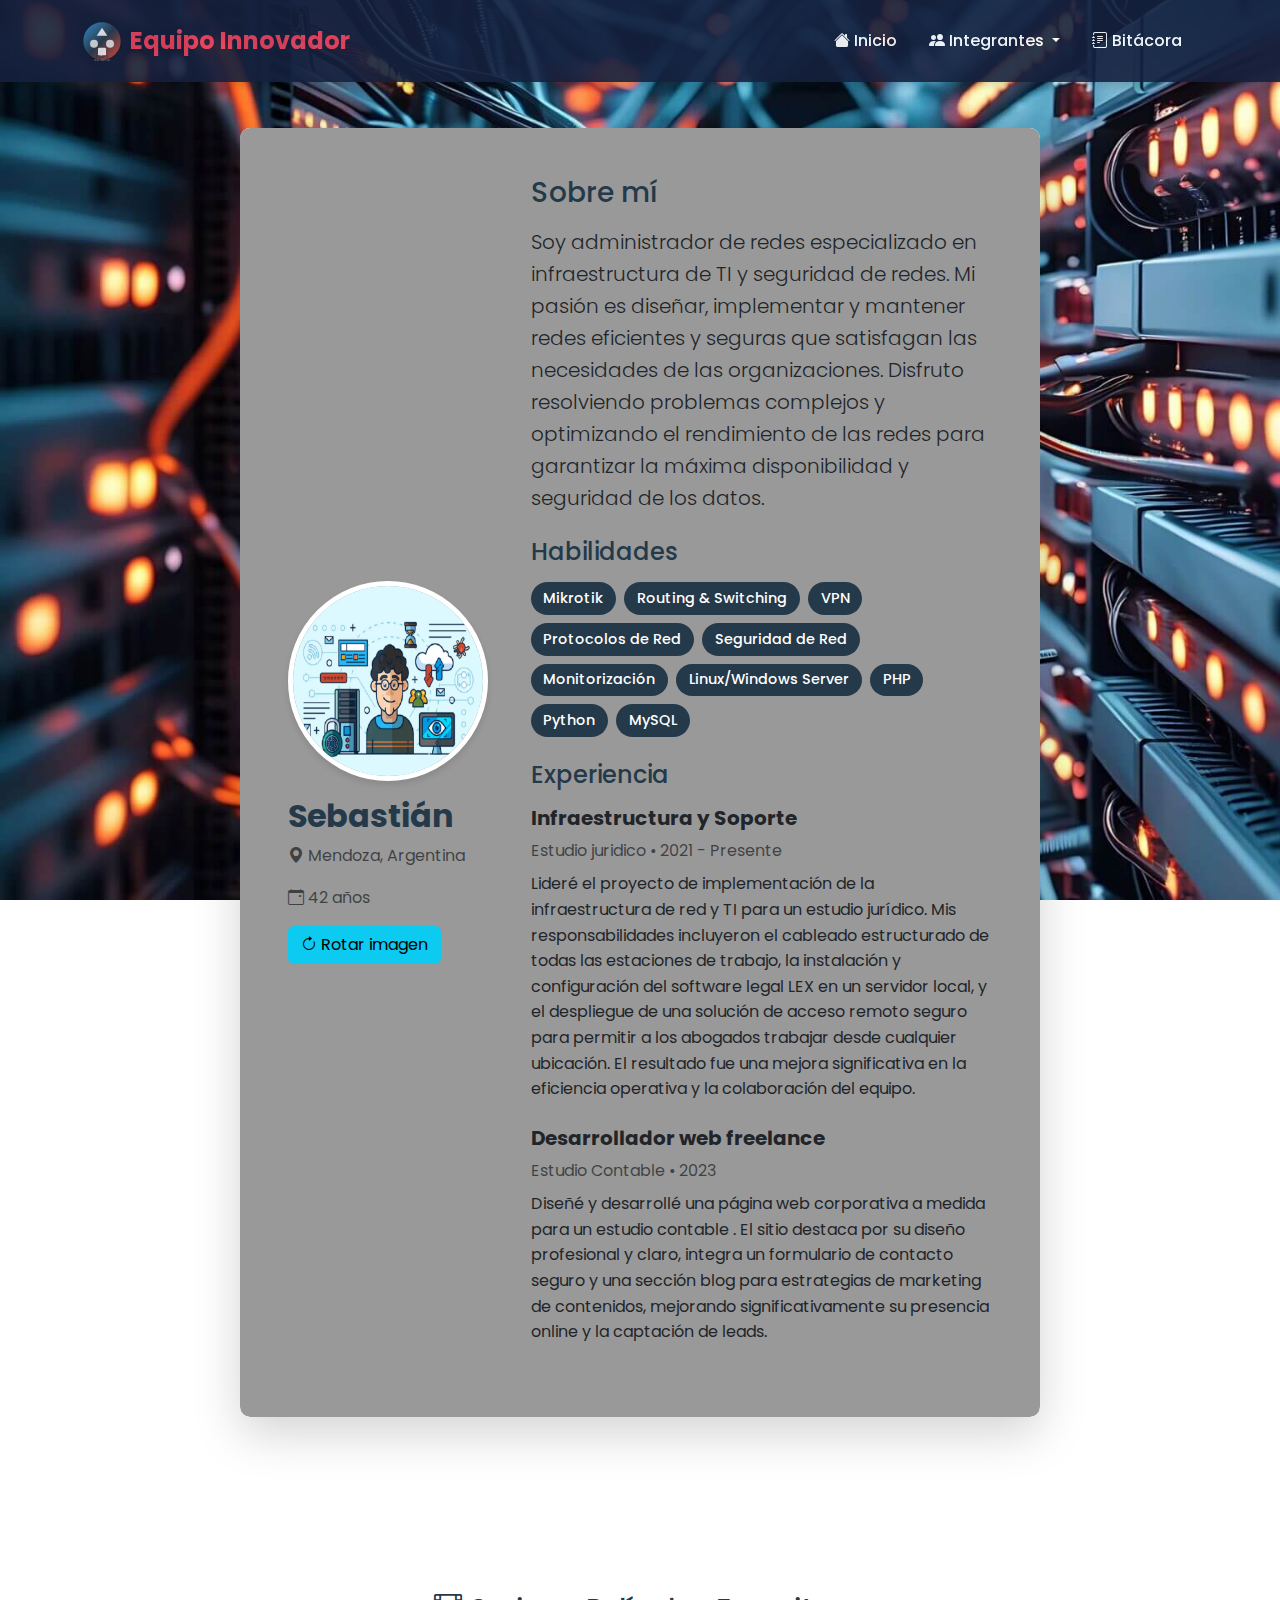
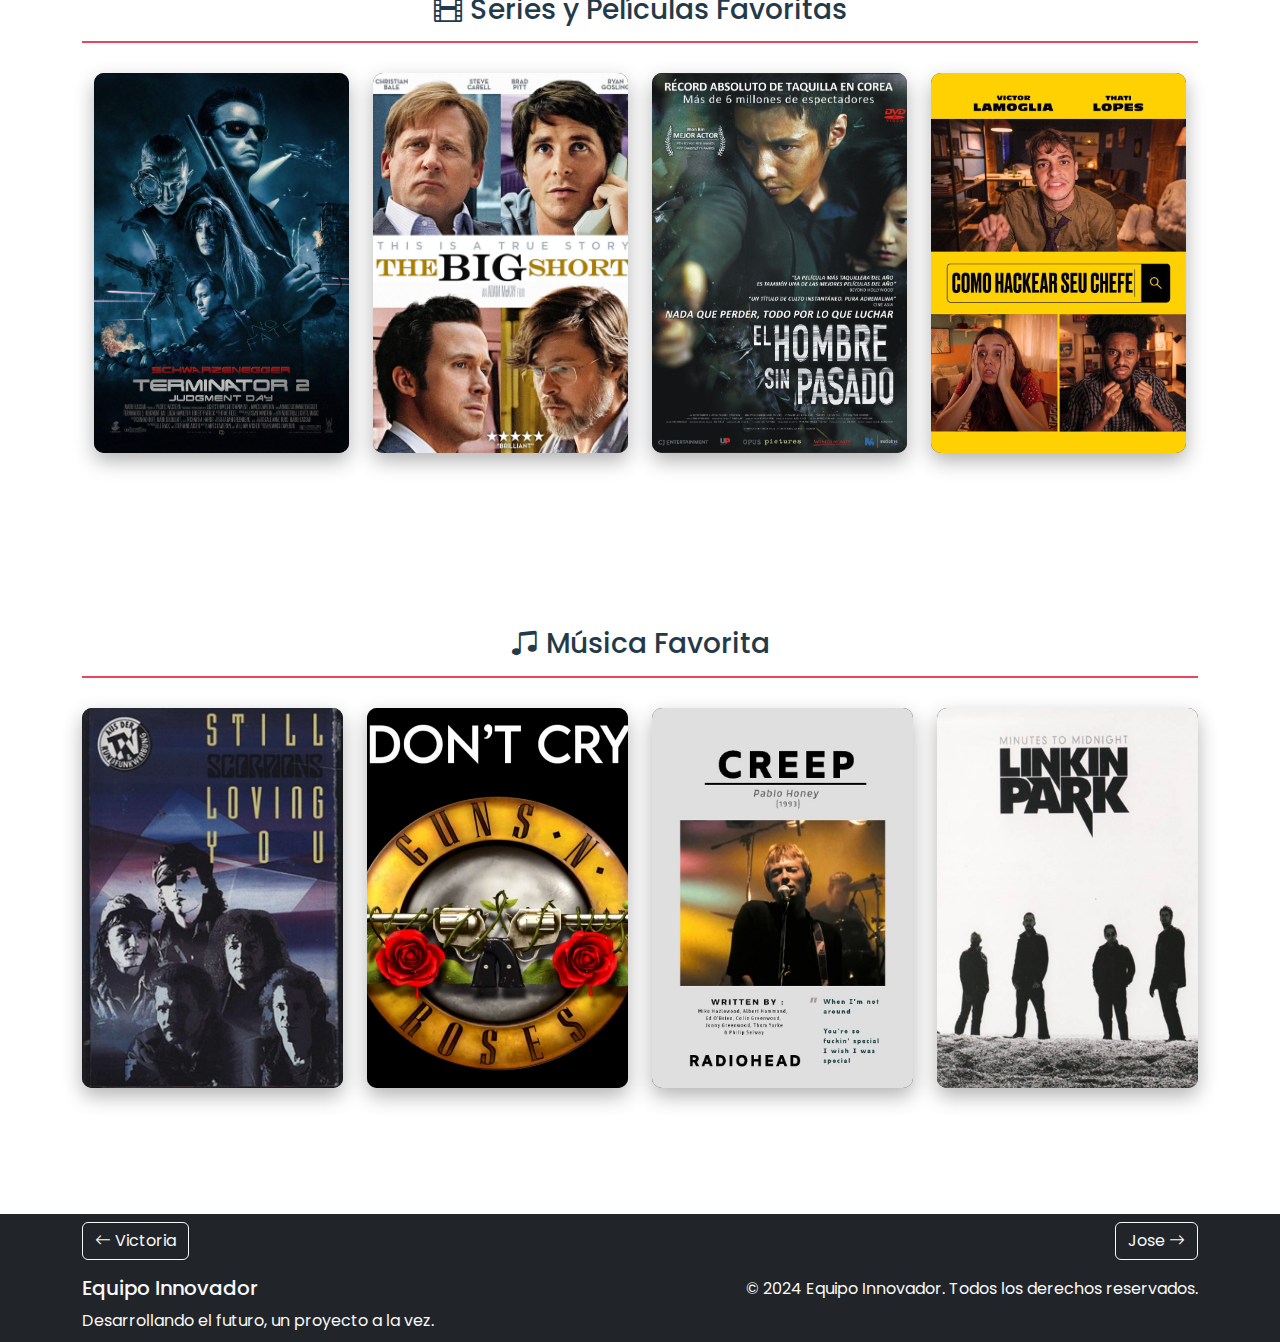
<file: sebastian.html>
<!DOCTYPE html>
<html lang="es">
<head>
    <meta charset="UTF-8">
    <meta name="viewport" content="width=device-width, initial-scale=1.0">
    <title>Sebastián - Perfil</title>
    
    <!-- Bootstrap CSS -->
    <link href="https://cdn.jsdelivr.net/npm/bootstrap@5.3.0/dist/css/bootstrap.min.css" rel="stylesheet">
    <!-- Bootstrap Icons -->
    <link href="https://cdn.jsdelivr.net/npm/bootstrap-icons@1.10.0/font/bootstrap-icons.css" rel="stylesheet">
    <!-- Google Fonts -->
    <link href="https://fonts.googleapis.com/css2?family=Poppins:wght@300;400;500;600;700&family=Roboto:wght@300;400;500;700&display=swap" rel="stylesheet">
    <!-- Font Awesome para iconos -->
    <link rel="stylesheet" href="https://cdnjs.cloudflare.com/ajax/libs/font-awesome/5.15.4/css/all.min.css">
    <!-- Estilos personalizados -->
    <link rel="stylesheet" href="css/styles.css">
    <!-- Estilos específicos de Sebastian -->
    <link rel="stylesheet" href="css/sebastian.css">
</head>
<body>
    <!-- Navegación -->
    <nav class="navbar navbar-expand-lg navbar-dark fixed-top">
        <div class="container">
            <a class="navbar-brand d-flex align-items-center" href="index.html">
                <img src="img/logo.svg" alt="Logo" width="40" height="40" class="me-2">
                Equipo Innovador
            </a>
            
            <button class="navbar-toggler" type="button" data-bs-toggle="collapse" data-bs-target="#navbarNav">
                <span class="navbar-toggler-icon"></span>
            </button>
            
            <div class="collapse navbar-collapse" id="navbarNav">
                <ul class="navbar-nav ms-auto">
                    <li class="nav-item">
                        <a class="nav-link" href="index.html">
                            <i class="bi bi-house-fill me-1"></i>Inicio
                        </a>
                    </li>
                    <li class="nav-item dropdown">
                        <a class="nav-link dropdown-toggle active" href="#" role="button" data-bs-toggle="dropdown">
                            <i class="bi bi-people-fill me-1"></i>Integrantes
                        </a>
                        <ul class="dropdown-menu">
                            <li><a class="dropdown-item" href="lucas.html">Lucas</a></li>
                            <li><a class="dropdown-item" href="victoria.html">Victoria</a></li>
                            <li><a class="dropdown-item active" href="sebastian.html">Sebastián</a></li>
                            <li><a class="dropdown-item" href="jose.html">Jose</a></li>
                            <li><a class="dropdown-item" href="estiven.html">Estiven</a></li>
                        </ul>
                    </li>
                    <li class="nav-item">
                        <a class="nav-link" href="bitacora.html">
                            <i class="bi bi-journal-text me-1"></i>Bitácora
                        </a>
                    </li>

                </ul>
            </div>
        </div>
    </nav>

    <!-- Perfil Principal -->
    <section class="py-5 mt-5 ">
        <div class="container">
            <div class="row">
                <div class="col-12">
                    <div class="card profile-card shadow-lg">
                        <div class="card-body p-5">
                            <div class="row align-items-center">
                                <div class="col-lg-4 text-center mb-4 mb-lg-0">
                                    <img src="img/sebastian-perfil.webp" alt="Sebastián" class="profile-img mb-3" id="profile-image">
                                    <h2 class="fw-bold text-primary">Sebastián</h2>
                                    <p class="text-muted mb-3">
                                        <i class="bi bi-geo-alt-fill me-1"></i>Mendoza, Argentina
                                    </p>
                                    <p class="text-muted mb-3">
                                        <i class="bi bi-calendar-event me-1"></i>42 años
                                    </p>
                                    <button class="btn btn-info" id="btn-rotar" onclick="rotarImagen()">
                                        <i class="bi bi-arrow-clockwise me-1"></i>Rotar imagen
                                    </button>
                                </div>
                                
                                <div class="col-lg-8">
                                    <h3 class="text-primary mb-3">Sobre mí</h3>
                                    <p class="lead mb-4">
                                        Soy administrador de redes especializado en infraestructura de TI y seguridad de redes. Mi pasión es diseñar, 
                                        implementar y mantener redes eficientes y seguras que satisfagan las necesidades de las 
                                        organizaciones. Disfruto resolviendo problemas complejos y optimizando el rendimiento de las redes 
                                        para garantizar la máxima disponibilidad y seguridad de los datos.
                                    </p>
                                    
                                    <h4 class="text-primary mb-3">Habilidades</h4>
                                    <div class="skills-list mb-4" id="skills-container">
                                        <span class="skill-tag">Mikrotik</span>
                                        <span class="skill-tag">Routing & Switching</span>
                                        <span class="skill-tag">VPN</span>
                                        <span class="skill-tag">Protocolos de Red</span>
                                        <span class="skill-tag">Seguridad de Red</span>
                                        <span class="skill-tag">Monitorización</span>
                                        <span class="skill-tag">Linux/Windows Server</span>
                                        <span class="skill-tag">PHP</span>
                                        <span class="skill-tag">Python</span>
                                        <span class="skill-tag">MySQL</span>
                                    </div>
                                    <h4 class="text-primary mb-3">Experiencia</h4>
                                    <div class="mb-4">
                                        <h5 class="fw-bold"> Infraestructura y Soporte </h5>
                                        <p class="text-muted mb-2">Estudio juridico • 2021 - Presente</p>
                                        <p>Lideré el proyecto de implementación de la infraestructura de red y TI para un estudio jurídico. Mis responsabilidades incluyeron el cableado estructurado de todas las estaciones de trabajo, la instalación y configuración del software legal LEX en un servidor local, y el despliegue de una solución de acceso remoto seguro para permitir a los abogados trabajar desde cualquier ubicación. El resultado fue una mejora significativa en la eficiencia operativa y la colaboración del equipo.</p>
                                    </div>
                                    
                                    <div class="mb-4">
                                        <h5 class="fw-bold">Desarrollador web freelance</h5>
                                        <p class="text-muted mb-2">Estudio Contable • 2023 </p>
                                        <p>Diseñé y desarrollé una página web corporativa a medida para un estudio contable . El sitio destaca por su diseño profesional y claro, integra un formulario de contacto seguro y una sección blog para estrategias de marketing de contenidos, mejorando significativamente su presencia online y la captación de leads.</p>
                                    </div>
                                    
                                    
                                </div>
                            </div>
                        </div>
                    </div>
                </div>
            </div>
        </div>
    </section>

    <!-- Sección de Películas Favoritas -->
    <section class="py-5 m-5 rounded-3 fondo">
        <div class="container">
            <h3 class="section-title text-primary">
                <i class="bi bi-film me-2"></i>Series y Películas Favoritas
            </h3>
            
            <div class="container">
                <div class="row">
            <!-- Película 1 -->
            <div class="col-md-6 col-lg-3">
                <div class="movie-card">
                    <img src="img/sebastian-terminator2.jpg" alt="Terminator 2" class="card-image">
                    <div class="card-overlay">
                        <h3 class="card-title">Terminator 2</h3>
                        <p class="card-info">James Cameron • 1991 • Ciencia Ficción</p>
                        <p class="card-description">Un cyborg mejorado es enviado desde el futuro para proteger al joven John Connor de un Terminator más avanzado y mortífero.</p>
                        <p class="card-price">9.5/10 ⭐</p>
                        <a href="https://www.youtube.com/watch?v=CRRlbK5w8AE" target="_blank" class="btn btn-action">
                            <i class="fas fa-play-circle"></i> Ver trailer
                        </a>
                    </div>
                    <div class="card-content">
                        <h3>Terminator 2: El Juicio Final</h3>
                        <p>Clásico de la ciencia ficción con Arnold Schwarzenegger</p>
                    </div>
                </div>
            </div>
            
            <!-- Película 2 -->
            <div class="col-md-6 col-lg-3">
                <div class="movie-card">
                    <img src="img/sebastian-thebigshort1.jpg" alt="The Big Short" class="card-image">
                    <div class="card-overlay">
                        <h3 class="card-title">The Big Short</h3>
                        <p class="card-info">Adam McKay • 2015 • Drama</p>
                        <p class="card-description">En 2008, un grupo de inversionistas se da cuenta de la burbuja inmobiliaria y decide aprovecharse de la inminente crisis económica.</p>
                        <p class="card-price">7.8/10 ⭐</p>
                        <a href="https://www.youtube.com/watch?v=vgqG3ITMv1Q" target="_blank" class="btn btn-action">
                            <i class="fas fa-play-circle"></i> Ver trailer
                        </a>
                    </div>
                    <div class="card-content">
                        <h3>The Big Short</h3>
                        <p>La historia de la burbuja inmobiliaria de 2008</p>
                    </div>
                </div>
            </div>
            
            <!-- Película 3 -->
            <div class="col-md-6 col-lg-3">
                <div class="movie-card">
                    <img src="img/sebastian-ajeoosi2.jpg" alt="El Hombre Sin Pasado" class="card-image">
                    <div class="card-overlay">
                        <h3 class="card-title">El Hombre Sin Pasado</h3>
                        <p class="card-info">Lee Jeong-beom • 2010 • Accion</p>
                        <p class="card-description">El encargado de una casa de empeños con un pasado oscuro se enfrenta a una red de tráfico de drogas y de órganos, con la esperanza de salvar a su única amiga: una niña.</p>
                        <p class="card-price">7.8/10 ⭐</p>
                        <a href="https://www.youtube.com/watch?v=38rPoGSr19U" target="_blank" class="btn btn-action">
                            <i class="fas fa-play-circle"></i> Ver trailer
                        </a>
                    </div>
                </div>
            </div>
            
            <!-- Película 4 -->
            <div class="col-md-6 col-lg-3">
                <div class="movie-card">
                    <img src="img/sebastian-Como_Hackear_seu_Chefe3.jpg" alt="Cómo Hackear a tu Jefe" class="card-image">
                    <div class="card-overlay">
                        <h3 class="card-title">Cómo Hackear a tu Jefe</h3>
                        <p class="card-info">Comedia • 2020 • Tecnología</p>
                        <p class="card-description">Tres empleados de TI decen tomar el control digital de la empresa cuando descubren que su jefe planea despedirlos para outsourcing.</p>
                        <p class="card-price">6.5/10 ⭐</p>
                        <a href="https://www.youtube.com/watch?v=wWxPqJpBSps" target="_blank" class="btn btn-action">
                            <i class="fas fa-play-circle"></i> Ver trailer
                        </a>
                    </div>
                    <div class="card-content">
                        <h3>Cómo Hackear a tu Jefe</h3>
                        <p>Comedia sobre informáticos rebeldes</p>
                    </div>
                </div>
            </div>
        </div>
    </section>

    <!-- Sección de Música Favorita -->
    <section class="py-5 m-5 rounded-3 fondo ">
        <div class="container">
            <h3 class="section-title music text-primary">
                <i class="bi bi-music-note-beamed me-2"></i>Música Favorita
            </h3>
            <div class="row">
            <!-- Canción 1 -->
            <div class="col-md-6 col-lg-3">
                <div class="music-card">
                    <img src="img/sebastian-scorpion1.jpg" alt="Scorpions" class="card-image">
                    <div class="card-overlay">
                        <h3 class="card-title">Still Loving You</h3>
                        <p class="card-info">Scorpions • 1984 • Rock</p>
                        <p class="card-description">Uno de los mayores éxitos de la banda alemana Scorpions, una power ballad que se ha convertido en un himno del rock romántico.</p>
                        <p class="card-price">Duración: 6:28</p>
                        <a href="https://youtu.be/CjRas1yOWvo?list=RDCjRas1yOWvo" target="_blank" class="btn btn-action">
                            <i class="fas fa-play"></i> Escuchar
                        </a>
                    </div>
                    <div class="card-content text-center">
                        <div class="music-icon">
                            <i class="fas fa-music"></i>
                        </div>
                        <h3>Still Loving You</h3>
                        <p>Scorpions</p>
                    </div>
                </div>
            </div>
            
            <!-- Canción 2 -->
            <div class="col-md-6 col-lg-3">
                <div class="music-card">
                    <img src="img/sebastian-dontcry.jpg" alt="Guns" class="card-image">
                    <div class="card-overlay">
                        <h3 class="card-title">Don't Cry</h3>
                        <p class="card-info">Guns N' Roses • 1991 • Rock</p>
                        <p class="card-description">Una de las baladas más famosas de Guns N' Roses, incluida en el álbum Use Your Illusion I. Conocida por su emotiva letra y solo de guitarra.</p>
                        <p class="card-price">Duración: 4:45</p>
                        <a href="https://www.youtube.com/watch?v=zRIbf6JqkNc" target="_blank" class="btn btn-action">
                            <i class="fas fa-play"></i> Escuchar
                        </a>
                    </div>
                    <div class="card-content text-center">
                        <div class="music-icon">
                            <i class="fas fa-music"></i>
                        </div>
                        <h3>Don't Cry</h3>
                        <p>Guns N' Roses</p>
                    </div>
                </div>
            </div>
            
            <!-- Canción 3 -->
            <div class="col-md-6 col-lg-3">
                <div class="music-card">
                    <img src="img/sebastian-creep.jpg" alt="Radioheart" class="card-image">
                    <div class="card-overlay">
                        <h3 class="card-title">Creep</h3>
                        <p class="card-info">Radiohead • 1992 • Rock Alternativo</p>
                        <p class="card-description">El éxito breakthrough de Radiohead que los llevó a la fama internacional. Una canción sobre inseguridades y sentirse fuera de lugar.</p>
                        <p class="card-price">Duración: 3:58</p>
                        <a href="https://www.youtube.com/watch?v=XFkzRNyygfk" target="_blank" class="btn btn-action">
                            <i class="fas fa-play"></i> Escuchar
                        </a>
                    </div>
                    <div class="card-content text-center">
                        <div class="music-icon">
                            <i class="fas fa-music"></i>
                        </div>
                        <h3>Creep</h3>
                        <p>Radiohead</p>
                    </div>
                </div>
            </div>
            
            <!-- Canción 4 -->
            <div class="col-md-6 col-lg-3">
                <div class="music-card">
                    <img src="img/sebas-numb.jpg" alt="Linkin" class="card-image">
                    <div class="card-overlay">
                        <h3 class="card-title">Numb</h3>
                        <p class="card-info">Linkin Park • 2003 • Rock</p>
                        <p class="card-description">Uno de los mayores éxitos de Linkin Park, que explora temas de presión y desconexión emocional. Parte del álbum Meteora.</p>
                        <p class="card-price">Duración: 3:07</p>
                        <a href="https://www.youtube.com/watch?v=kXYiU_JCYtU" target="_blank" class="btn btn-action">
                            <i class="fas fa-play"></i> Escuchar
                        </a>
                    </div>
                    <div class="card-content text-center">
                        <div class="music-icon">
                            <i class="fas fa-music"></i>
                        </div>
                        <h3>Numb</h3>
                        <p>Linkin Park</p>
                    </div>
                </div>
            
    </section>

    <!-- Navegación entre perfiles -->
    <section class="py-2 bg-dark mt-5" >
        <div class="container">
            <div class="row">
                <div class="col-12">
                    <div class="d-flex justify-content-between align-items-center">
                        <a href="victoria.html" class="btn btn-outline-light">
                            <i class="bi bi-arrow-left me-1"></i>Victoria
                        </a>
                        
                        <a href="jose.html" class="btn btn-outline-light">
                            Jose<i class="bi bi-arrow-right ms-1"></i>
                        </a>
                    </div>
                </div>
            </div>
        </div>
    </section>

    <!-- Footer -->
    <footer class="bg-dark text-light py-2 mt-0">
        <div class="container">
            <div class="row">
                <div class="col-md-6">
                    <h5>Equipo Innovador</h5>
                    <p class="mb-0">Desarrollando el futuro, un proyecto a la vez.</p>
                </div>
                <div class="col-md-6 text-md-end">
                    <p class="mb-0">&copy; 2024 Equipo Innovador. Todos los derechos reservados.</p>
                </div>
            </div>
        </div>
    </footer>

    <!-- Bootstrap JS -->
    <script src="https://cdn.jsdelivr.net/npm/bootstrap@5.3.0/dist/js/bootstrap.bundle.min.js"></script>
    <!-- JavaScript personalizado -->
    <script src="js/main.js"></script>
    
    <!-- Script específico para el perfil de Sebastian -->
   <script src="js/sebastian.js"></script>

     <!-- jQuery and Bootstrap JS -->
    <script src="https://cdn.jsdelivr.net/npm/jquery@3.5.1/dist/jquery.slim.min.js"></script>
</body>
</html>
</file>
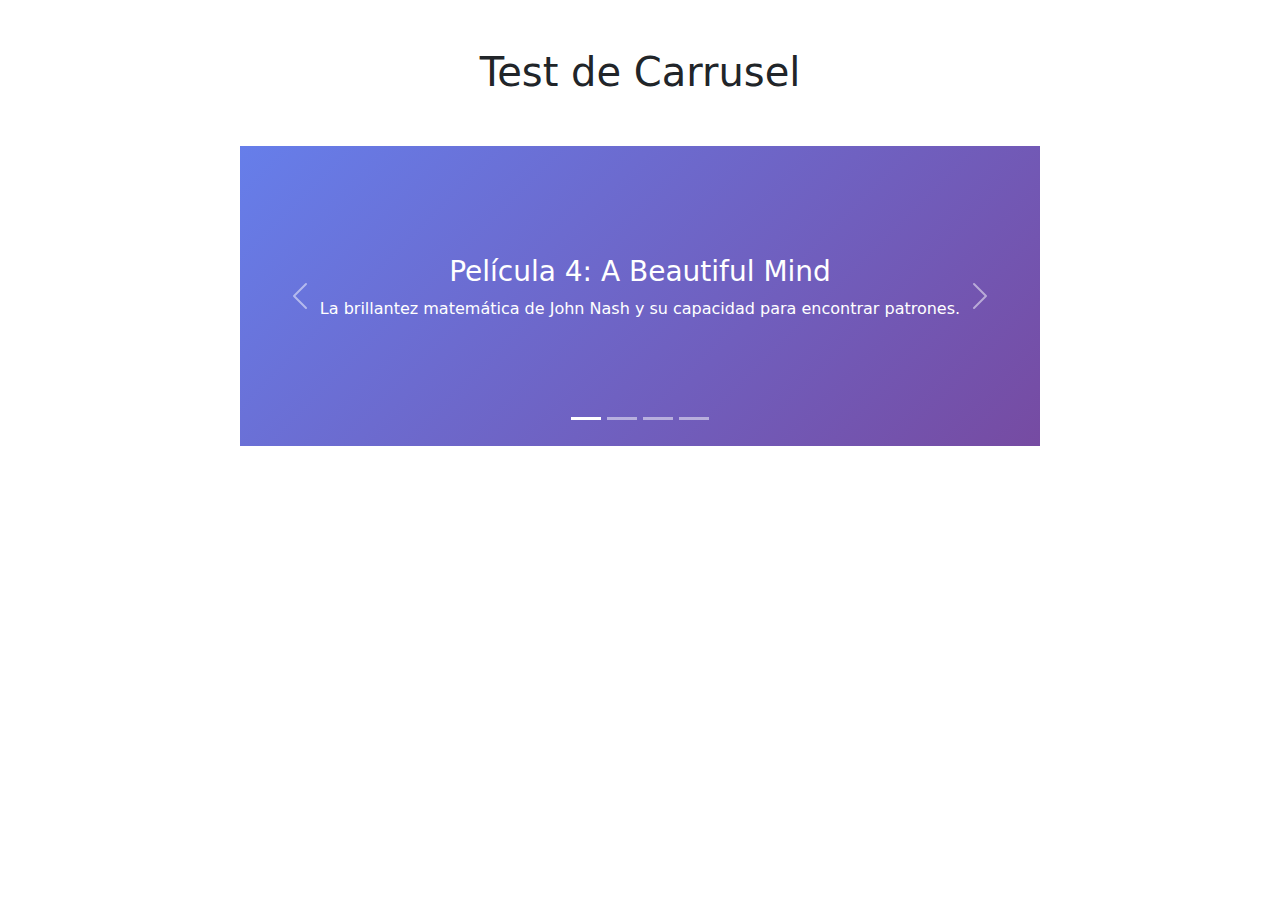
<file: test-carousel.html>
<!DOCTYPE html>
<html lang="es">
<head>
    <meta charset="UTF-8">
    <meta name="viewport" content="width=device-width, initial-scale=1.0">
    <title>Test Carousel</title>
    <link href="https://cdn.jsdelivr.net/npm/bootstrap@5.3.0/dist/css/bootstrap.min.css" rel="stylesheet">
    <link href="https://cdn.jsdelivr.net/npm/bootstrap-icons@1.10.0/font/bootstrap-icons.css" rel="stylesheet">
    <style>
        .test-carousel {
            max-width: 800px;
            margin: 50px auto;
        }
        .carousel-item {
            background: linear-gradient(135deg, #667eea 0%, #764ba2 100%);
            color: white;
            padding: 40px;
            text-align: center;
            min-height: 300px;
            display: flex;
            align-items: center;
            justify-content: center;
        }
    </style>
</head>
<body>
    <div class="container">
        <h1 class="text-center my-5">Test de Carrusel</h1>
        
        <div id="testCarousel" class="carousel slide test-carousel" data-bs-ride="carousel">
            <div class="carousel-indicators">
                <button type="button" data-bs-target="#testCarousel" data-bs-slide-to="0" class="active"></button>
                <button type="button" data-bs-target="#testCarousel" data-bs-slide-to="1"></button>
                <button type="button" data-bs-target="#testCarousel" data-bs-slide-to="2"></button>
                <button type="button" data-bs-target="#testCarousel" data-bs-slide-to="3"></button>
            </div>
            
            <div class="carousel-inner">
                <div class="carousel-item active">
                    <div>
                        <h3>Película 1: 2001: A Space Odyssey</h3>
                        <p>Una obra maestra cinematográfica que explora la evolución de la inteligencia artificial.</p>
                    </div>
                </div>
                
                <div class="carousel-item">
                    <div>
                        <h3>Película 2: The Imitation Game</h3>
                        <p>La fascinante historia de Alan Turing y los orígenes de la computación moderna.</p>
                    </div>
                </div>
                
                <div class="carousel-item">
                    <div>
                        <h3>Película 3: Minority Report</h3>
                        <p>Una fascinante visión del análisis predictivo y la tecnología del futuro.</p>
                    </div>
                </div>
                
                <div class="carousel-item">
                    <div>
                        <h3>Película 4: A Beautiful Mind</h3>
                        <p>La brillantez matemática de John Nash y su capacidad para encontrar patrones.</p>
                    </div>
                </div>
            </div>
            
            <button class="carousel-control-prev" type="button" data-bs-target="#testCarousel" data-bs-slide="prev">
                <span class="carousel-control-prev-icon"></span>
            </button>
            <button class="carousel-control-next" type="button" data-bs-target="#testCarousel" data-bs-slide="next">
                <span class="carousel-control-next-icon"></span>
            </button>
        </div>
    </div>
    
    <script src="https://cdn.jsdelivr.net/npm/bootstrap@5.3.0/dist/js/bootstrap.bundle.min.js"></script>
</body>
</html>
</file>
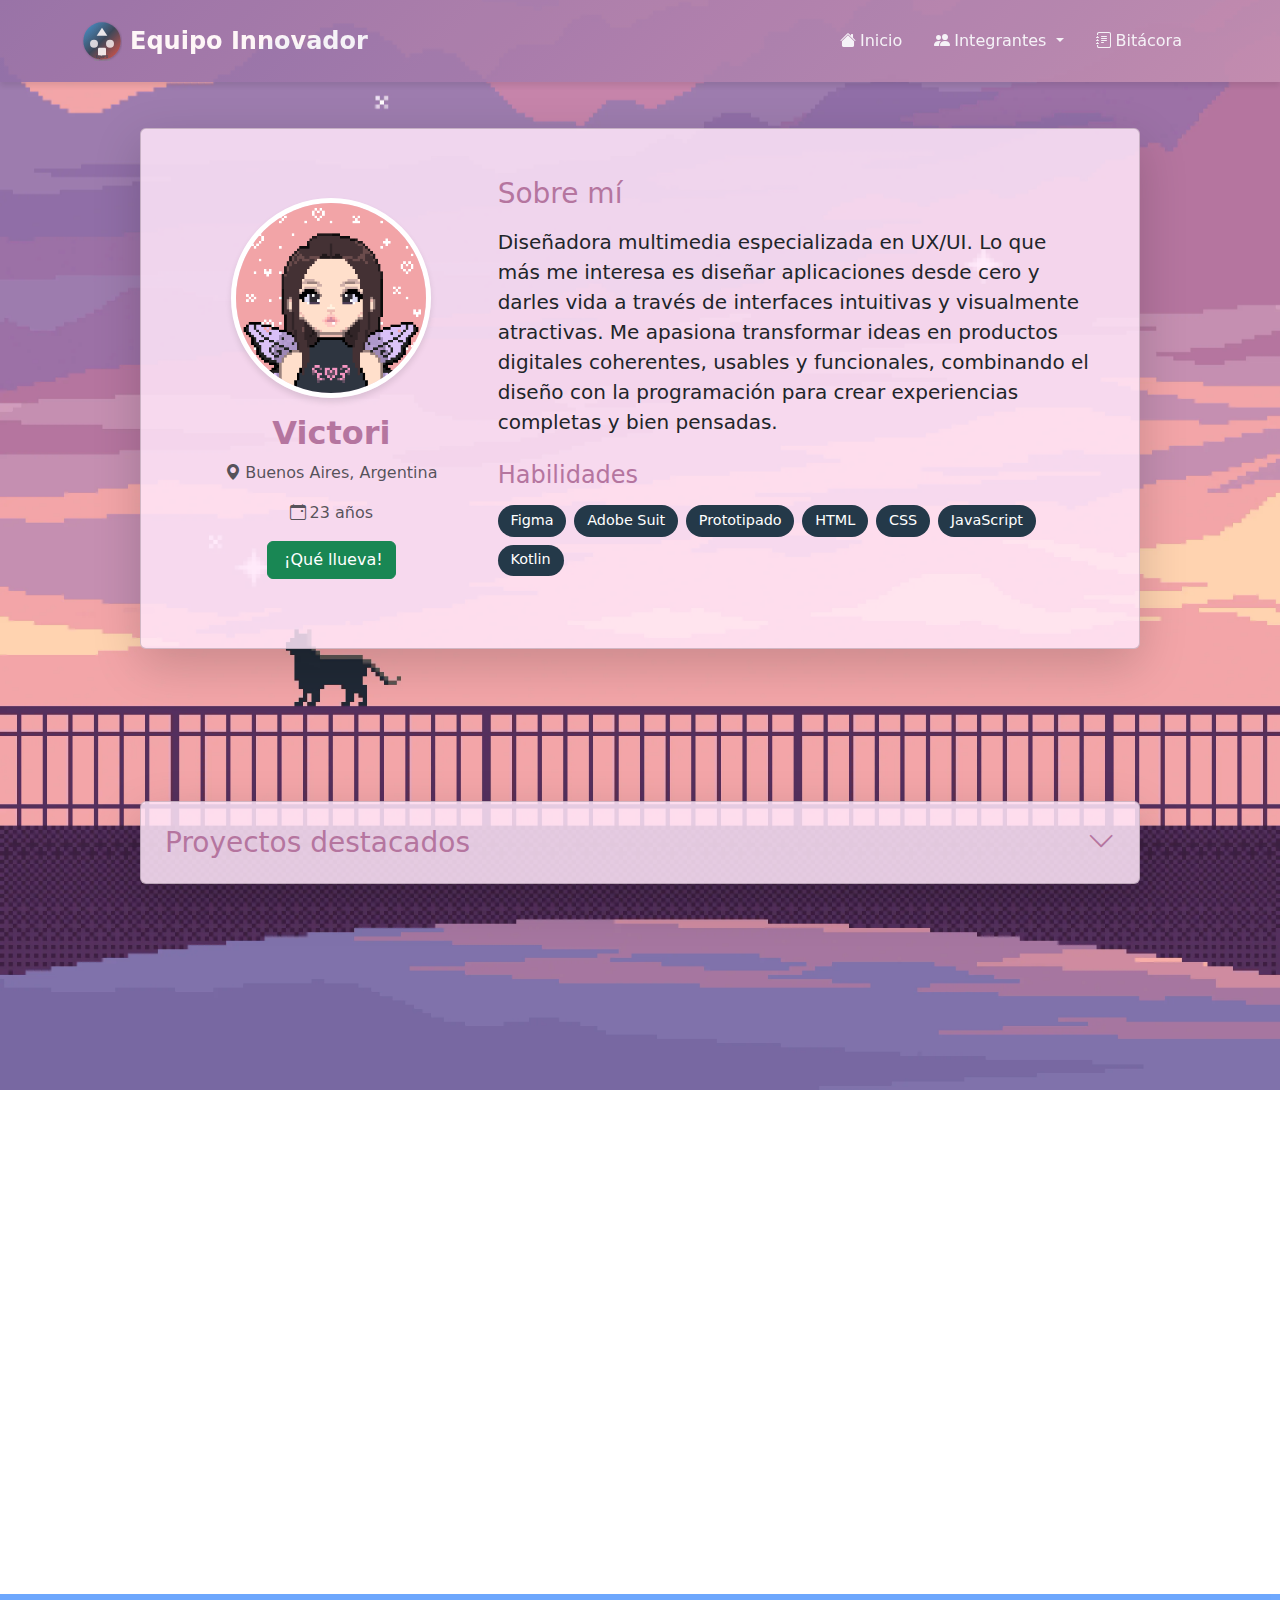
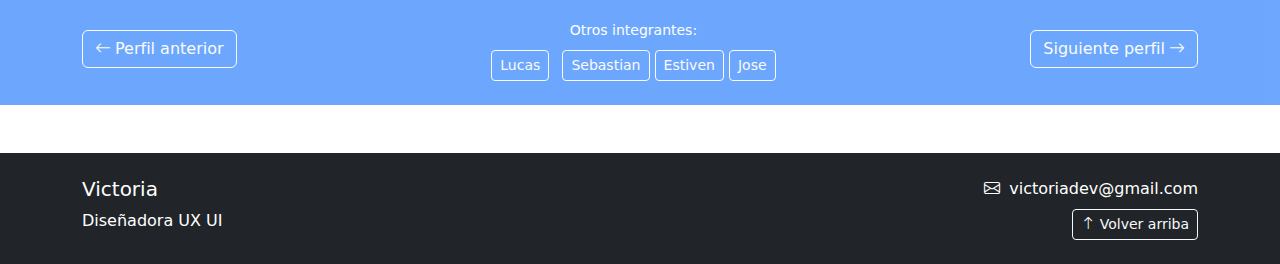
<file: victoria.html>
<!DOCTYPE html>
<html lang="es">
<head>
    <meta charset="UTF-8">
    <meta name="viewport" content="width=device-width, initial-scale=1.0">
    <link rel="icon" type="image/png" href="img/victoria-favicon.png">

    <title>Victoria - Perfil</title>
    
    <!-- Bootstrap CSS -->
    <link href="https://cdn.jsdelivr.net/npm/bootstrap@5.3.0/dist/css/bootstrap.min.css" rel="stylesheet">
    <!-- Bootstrap Icons -->
    <link href="https://cdn.jsdelivr.net/npm/bootstrap-icons@1.10.0/font/bootstrap-icons.css" rel="stylesheet">
    <!-- Google Fonts -->
    <link href="https://fonts.googleapis.com/css2?family=Poppins:wght@300;400;500;600;700&family=Roboto:wght@300;400;500;700&display=swap" rel="stylesheet">
    <!-- Estilos personalizados -->
    <link rel="stylesheet" href="css/styles.css">
        <!-- Estilos personalizados -->
    <link rel="stylesheet" href="css/victoria.css">
</head>
<body>
    <!-- Navegación -->
    <nav class="navbar navbar-expand-lg navbar-dark fixed-top">
        <div class="container">
            <a class="navbar-brand d-flex align-items-center" href="index.html">
                <img src="img/logo.svg" alt="Logo" width="40" height="40" class="me-2">
                Equipo Innovador
            </a>
            
            <button class="navbar-toggler" type="button" data-bs-toggle="collapse" data-bs-target="#navbarNav">
                <span class="navbar-toggler-icon"></span>
            </button>
            
            <div class="collapse navbar-collapse" id="navbarNav">
                <ul class="navbar-nav ms-auto">
                    <li class="nav-item">
                        <a class="nav-link" href="index.html">
                            <i class="bi bi-house-fill me-1"></i>Inicio
                        </a>
                    </li>
                    <li class="nav-item dropdown">
                        <a class="nav-link dropdown-toggle active" href="#" role="button" data-bs-toggle="dropdown">
                            <i class="bi bi-people-fill me-1"></i>Integrantes
                        </a>
                        <ul class="dropdown-menu">
                            <li><a class="dropdown-item" href="lucas.html">Lucas</a></li>
                            <li><a class="dropdown-item active" href="victoria.html">Victoria</a></li>
                            <li><a class="dropdown-item" href="sebastian.html">Sebastián</a></li>
                            <li><a class="dropdown-item" href="jose.html">Jose</a></li>
                            <li><a class="dropdown-item" href="estiven.html">Estiven</a></li>
                        </ul>
                    </li>
                    <li class="nav-item">
                        <a class="nav-link" href="bitacora.html">
                            <i class="bi bi-journal-text me-1"></i>Bitácora
                        </a>
                    </li>

                </ul>
            </div>
        </div>
    </nav>

    <!-- Perfil Principal -->
    <section class="py-5 mt-5">
        <div class="container">
            <div class="row">
                <div class="col-12">
                    <div class="card profile-card shadow-lg">
                        <div class="card-body p-5">
                            <div class="row align-items-center">
                                <div class="col-lg-4 text-center mb-4 mb-lg-0">
                                    <img src="img/victoria-ind.png" alt="Victoria" class="profile-img mb-3">
                                    <h2 class="fw-bold text-primary">Victoria</h2>
                                    <p class="text-muted mb-3">
                                        <i class="bi bi-geo-alt-fill me-1"></i>Buenos Aires, Argentina
                                    </p>
                                    <p class="text-muted mb-3">
                                        <i class="bi bi-calendar-event me-1"></i>23 años
                                    </p>
                                    <button class="btn btn-success" id="btn-codigo" onclick="mostrarCodigoEjemplo()">
                                        <i class="bi me-1"></i>¡Qué llueva!
                                    </button>
                                </div>
                                
                                <div class="col-lg-8">
                                    <h3 class="text-primary mb-3">Sobre mí</h3>
                                    <p class="lead mb-4">
Diseñadora multimedia especializada en UX/UI. Lo que más me interesa es diseñar aplicaciones desde cero y darles vida a través de interfaces intuitivas y visualmente atractivas. Me apasiona transformar ideas en productos digitales coherentes, usables y funcionales, combinando el diseño con la programación para crear experiencias completas y bien pensadas.                                    </p>
                                    
                                    <h4 class="text-primary mb-3">Habilidades</h4>
                                    <div class="skills-list mb-4">
                                        <span class="skill-tag">Figma</span>
                                        <span class="skill-tag">Adobe Suit</span>
                                        <span class="skill-tag">Prototipado</span>
                                        <span class="skill-tag">HTML</span>
                                        <span class="skill-tag">CSS</span>
                                        <span class="skill-tag">JavaScript</span>
                                        <span class="skill-tag">Kotlin</span>
                                    </div>
                                
                                 
                                    
                    
                                    
                                
                                </div>
                            </div>
                        </div>
                    </div>
                </div>
            </div>
        </div>
    </section>

    <!-- Showcase de Proyectos -->
<section class="py-5">
  <div class="container">
    <div class="row">
      <div class="col-12">
        <div class="card profile-card shadow-lg mt-4">
          <div class="card-body p-4">
            <!-- Encabezado clickeable -->
            <h3 class="text-primary mb-0 d-flex justify-content-between align-items-center" 
                style="cursor: pointer;" 
                data-bs-toggle="collapse" data-bs-target="#showcaseProyectos">
              Proyectos destacados
              <i class="bi bi-chevron-down"></i>
            </h3>
          </div>

          <!-- Contenido oculto -->
          <div id="showcaseProyectos" class="collapse">
            <div class="card-body pt-0">
              <div id="carouselProyectos" class="carousel slide" data-bs-ride="carousel">
                <div class="carousel-inner">

                  <!-- Proyecto 1 -->
                  <div class="carousel-item active">
                    <div class="row align-items-center">
                      <div class="col-md-6">
                        <img src="img/victoria-deboot.png" class="img-fluid rounded shadow-sm" alt="Deboot">
                      </div>
                      <div class="col-md-6">
                        <h4 class="text-primary">Deboot</h4>
                        <p class="text-muted">
                          Deboot es una aplicación diseñada específicamente para ayudar a los estudiantes universitarios a encontrar empleo. Ofrece una conexión directa con empresas que buscan talento joven y proporciona oportunidades de pasantías y empleos a medio tiempo, facilitando la transición del ámbito académico al profesional.
                        </p>
                        <a href="https://www.figma.com/proto/REgjL9uQTrCKBtY75HD29B/Deboot?page-id=770%3A10540&node-id=770-11704&p=f&viewport=528%2C1022%2C0.04&t=OjVqIR37nmRkxoyT-1&scaling=scale-down&content-scaling=fixed&starting-point-node-id=770%3A11696" target="_blank" rel="noopener noreferrer" class="btn btn-success mt-2">
        Conoce el proyecto
      </a>
                      </div>
                    </div>
                  </div>

                  <!-- Proyecto 2 -->
                  <div class="carousel-item">
                    <div class="row align-items-center">
                      <div class="col-md-6">
                        <img src="img/victoria-hyped.png" class="img-fluid rounded shadow-sm" alt="Hyped">
                      </div>
                      <div class="col-md-6">
                        <h4 class="text-primary">Hyped</h4>
                        <p class="text-muted">
                          Hyped es una aplicación destinada a descubrir eventos y comprar entradas de manera fácil y emocionante. Con una interfaz intuitiva y emocionantes funcionalidades, te permite explorar una amplia variedad de eventos y asegurar tus entradas en pocos pasos, para que nunca te pierdas tus experiencias favoritas.
                        </p>
                         <a href="https://www.figma.com/proto/paQ5YEosDDSi5DOzWCowAu/HYPED---Event-App--Copy-?page-id=222%3A299&node-id=222-300&viewport=366%2C-2%2C0.12&t=zNvyxNiPJ5fxy0VC-1&scaling=scale-down&content-scaling=fixed" target="_blank" rel="noopener noreferrer" class="btn btn-success mt-2">
        Conoce el proyecto
      </a>
                      </div>
                    </div>
                  </div>

                  <!-- Proyecto 3 -->
                  <div class="carousel-item">
                    <div class="row align-items-center">
                      <div class="col-md-6">
                        <img src="img/victoria-interact.png" class="img-fluid rounded shadow-sm" alt="InteractxTech">
                      </div>
                      <div class="col-md-6">
                        <h4 class="text-primary">InteractxTech</h4>
                        <p class="text-muted">
                          InteractxTech es un sitio web que sirve como un punto central para todo lo relacionado con la realidad virtual y aumentada. Puedes encontrar las últimas noticias, reseñas detalladas, tutoriales para desarrolladores y una comunidad apasionada por el panorama de la tecnología inmersiva.
                        </p>
                     <a href="https://www.figma.com/proto/1diO6i1TJgw2kV0o2e0837/InteractxTech--Behance-?page-id=901%3A13758&node-id=901-14625&p=f&viewport=-52%2C307%2C0.07&t=NnzLHGojKXjIHsqE-1&scaling=min-zoom&content-scaling=fixed&starting-point-node-id=901%3A14625" target="_blank" rel="noopener noreferrer" class="btn btn-success mt-2">
        Conoce el proyecto
      </a>
                      </div>
                    </div>
                  </div>
                </div>

                <!-- Controles del carrusel -->
                <button class="carousel-control-prev" type="button" data-bs-target="#carouselProyectos" data-bs-slide="prev">
                  <span class="carousel-control-prev-icon"></span>
                </button>
                <button class="carousel-control-next" type="button" data-bs-target="#carouselProyectos" data-bs-slide="next">
                  <span class="carousel-control-next-icon"></span>
                </button>
              </div>
            </div>
          </div>
        </div>
      </div>
    </div>
  </div>
</section>


    <!-- Sección de Favoritos -->
    <section class="py-5">
        <div class="container">
            <div class="row">
                <div class="col-lg-6 mb-4">
                    <div class="card h-100 shadow">
                        <div class="card-body">
                           <h4 class="card-title text-primary mb-4">
  <i class="bi bi-film me-2"></i>Películas y Series Favoritas
</h4>
<ul class="favorites-list">
  <li>
    <img src="img/vic-orgullo.webp" alt="The Matrix" class="fav-img">
    <div>
      <strong>Orgullo y Prejuicio</strong>
      <p class="mb-0 text-muted">Pelicula // Romance // 2005</p>
    </div>
  </li>
  <li>
    <img src="img/vic-renglones.jpg" alt="Inception" class="fav-img">
    <div>
      <strong>Los Renglones Torcidos de Dios</strong>
      <p class="mb-0 text-muted">Pelicula // Suspenso - Misterio // 2022</p>
    </div>
  </li>
  <li>
    <img src="img/victoria-korean.jpg" alt="A Korean Oddysey" class="fav-img">
    <div>
      <strong>A Korean Oddysey</strong>
      <p class="mb-0 text-muted">Serie // Drama // 2017</p>
    </div>
  </li>
  <li>
    <img src="img/victoria-hometown.jpg" alt="Hometown cha-cha-cha" class="fav-img">
    <div>
      <strong>Hometown Cha-Cha-Cha</strong>
      <p class="mb-0 text-muted">Serie // Romance // 2021</p>
    </div>
  </li>
</ul>
                        </div>
                    </div>
                </div>
                
                <div class="col-lg-6 mb-4">
                    <div class="card h-100 shadow">
                        <div class="card-body">
                            <h4 class="card-title text-primary mb-4">
  <i class="bi bi-music-note-beamed me-2"></i>Música Favorita
</h4>
<ul class="favorites-list">
  <li>
    <img src="img/vic-virgin.jpeg" alt="Pink Floyd" class="fav-img">
    <div>
      <strong>Lorde - Virgin</strong>
      <p class="mb-0 text-muted">Álbum // 2025</p>
    </div>
  </li>
  <li>
    <img src="img/vic-melodrama.jpg" alt="Daft Punk" class="fav-img">
    <div>
      <strong>Lorde - Melodrama</strong>
      <p class="mb-0 text-muted">Álbum // 2017</p>
    </div>
  </li>
  <li>
    <img src="img/vic-speaknow.jpg" alt="Speak Now" class="fav-img">
    <div>
      <strong>Taylor Swift - Speak Now</strong>
      <p class="mb-0 text-muted">Álbum // 2010</p>
    </div>
  </li>
  <li>
    <img src="img/vic-oyster.jpg" alt="Aphex Twin" class="fav-img">
    <div>
      <strong>Chloe Moriondo - oyster</strong>
      <p class="mb-0 text-muted">Álbum // 2025</p>
    </div>
  </li>
</ul>
                        </div>
                    </div>
                </div>
            </div>
        </div>
    </section>

    <!-- Navegación entre perfiles -->
    <section class="py-4 bg-primary text-white">
        <div class="container">
            <div class="row">
                <div class="col-12">
                    <div class="d-flex justify-content-between align-items-center">
                        <a href="lucas.html" class="btn btn-outline-light">
                            <i class="bi bi-arrow-left me-1"></i>Perfil anterior
                        </a>
                        
                        <div class="text-center">
                            <small>Otros integrantes:</small>
                            <div class="mt-2">
                                <a href="lucas.html" class="btn btn-sm btn-outline-light me-2">Lucas</a>
                                <a href="sebastian.html" class="btn btn-sm btn-outline-light">Sebastian</a>
                                <a href="estiven.html" class="btn btn-sm btn-outline-light">Estiven</a>
                                <a href="jose.html" class="btn btn-sm btn-outline-light">Jose</a>
                            </div>
                        </div>
                        
                        <a href="sebastian.html" class="btn btn-outline-light">
                            Siguiente perfil<i class="bi bi-arrow-right ms-1"></i>
                        </a>
                    </div>
                </div>
            </div>
        </div>
    </section>

    <!-- Footer -->
    <footer class="bg-dark text-white py-4">
        <div class="container">
            <div class="row">
                <div class="col-md-6">
                    <h5>Victoria</h5>
                    <p class="mb-0">Diseñadora UX UI</p>
                </div>
                <div class="col-md-6 text-md-end">
                    <p class="mb-0">
                        <i class="bi bi-envelope me-1"></i>
                        victoriadev@gmail.com
                    </p>
                    <div class="mt-2">
                        <button class="btn btn-outline-light btn-sm" onclick="scrollSuave('top')">
                            <i class="bi bi-arrow-up"></i> Volver arriba
                        </button>
                    </div>
                </div>
            </div>
        </div>
    </footer>

    <!-- Bootstrap JS -->
    <script src="https://cdn.jsdelivr.net/npm/bootstrap@5.3.0/dist/js/bootstrap.bundle.min.js"></script>
    <!-- JavaScript personalizado -->
    <script src="js/main.js"></script>
    

    <script>
        function mostrarCodigoEjemplo() {
    // En vez de mostrar el div, lanzamos corazones
    for (let i = 0; i < 20; i++) {
        setTimeout(() => {
            crearCorazon();
        }, i * 200);
    }
}

function crearCorazon() {
    const corazon = document.createElement('div');
    corazon.classList.add('corazon');
    corazon.innerHTML = '🧚🏻‍♀️';

    // Posición horizontal aleatoria
    corazon.style.left = Math.random() * 100 + 'vw';

    // Tamaño aleatorio
    corazon.style.fontSize = (Math.random() * 20 + 20) + 'px';

    document.body.appendChild(corazon);

    // Borrar después de 4s
    setTimeout(() => {
        corazon.remove();
    }, 6000);
}
        document.addEventListener('DOMContentLoaded', function() {
            
            
            // Efecto de typing en el nombre
            const nombre = document.querySelector('h2.fw-bold');
            if (nombre) {
                const textoOriginal = nombre.textContent;
                nombre.textContent = '';
                let i = 0;
                const typing = setInterval(() => {
                    if (i < textoOriginal.length) {
                        nombre.textContent += textoOriginal.charAt(i);
                        i++;
                    } else {
                        clearInterval(typing);
                    }
                }, 100);
            }
            
        });
    </script>


</body>
</html>
</file>
<file: css/estiven.css>
/* Estilos específicos para la página de Estiven */

/* Carrusel personalizado */
.custom-carousel {
    border-radius: 15px;
    overflow: hidden;
    box-shadow: 0 10px 30px rgba(0, 0, 0, 0.1);
    margin-bottom: 30px;
}

.custom-carousel .carousel-inner {
    border-radius: 15px;
}

.custom-carousel .carousel-item {
    background: linear-gradient(135deg, #667eea 0%, #764ba2 100%);
    color: white;
    min-height: 400px;
    border-radius: 15px;
}

.custom-carousel .carousel-item h5 {
    font-size: 1.8rem;
    font-weight: 600;
    margin-bottom: 20px;
    text-shadow: 0 2px 4px rgba(0, 0, 0, 0.3);
}

.custom-carousel .carousel-item p {
    font-size: 1.1rem;
    line-height: 1.6;
    max-width: 700px;
    margin: 0 auto;
    opacity: 0.95;
    overflow: hidden;
    text-overflow: ellipsis;
    display: -webkit-box;
    -webkit-line-clamp: 6;
    -webkit-box-orient: vertical;
}

.custom-carousel .carousel-item > div {
    min-height: 350px;
}

/* Estilos específicos para el layout horizontal de películas */
.custom-carousel .carousel-item .d-flex {
    min-height: 350px;
    align-items: center;
}

.custom-carousel .carousel-item .flex-shrink-0 {
    flex-shrink: 0;
}

.custom-carousel .carousel-item .flex-grow-1 {
    flex-grow: 1;
    padding-left: 1rem;
}

.custom-carousel .carousel-item.music {
    background: linear-gradient(135deg, #f093fb 0%, #f5576c 100%);
    min-height: 400px;
}

.carousel-content {
    display: flex;
    align-items: center;
    gap: 30px;
    width: 100%;
}

.carousel-image {
    width: 150px;
    height: 150px;
    border-radius: 10px;
    background: rgba(255, 255, 255, 0.2);
    display: flex;
    align-items: center;
    justify-content: center;
    flex-shrink: 0;
    border: 2px dashed rgba(255, 255, 255, 0.5);
    transition: all 0.3s ease;
}

.carousel-image:hover {
    background: rgba(255, 255, 255, 0.3);
    transform: scale(1.05);
}

.carousel-image i {
    font-size: 3rem;
    opacity: 0.7;
}

.carousel-text {
    flex: 1;
}

.carousel-text h5 {
    font-size: 1.5rem;
    font-weight: 600;
    margin-bottom: 15px;
    text-shadow: 0 2px 4px rgba(0, 0, 0, 0.3);
}

.carousel-text p {
    font-size: 1.1rem;
    line-height: 1.6;
    margin-bottom: 0;
    opacity: 0.9;
}

/* Controles del carrusel */
.custom-carousel .carousel-control-prev,
.custom-carousel .carousel-control-next {
    width: 50px;
    height: 50px;
    background: rgba(255, 255, 255, 0.2);
    border-radius: 50%;
    top: 50%;
    transform: translateY(-50%);
    backdrop-filter: blur(10px);
    border: 1px solid rgba(255, 255, 255, 0.3);
    transition: all 0.3s ease;
}

.custom-carousel .carousel-control-prev {
    left: 15px;
}

.custom-carousel .carousel-control-next {
    right: 15px;
}

.custom-carousel .carousel-control-prev:hover,
.custom-carousel .carousel-control-next:hover {
    background: rgba(255, 255, 255, 0.3);
    transform: translateY(-50%) scale(1.1);
}

.custom-carousel .carousel-control-prev-icon,
.custom-carousel .carousel-control-next-icon {
    width: 20px;
    height: 20px;
}

/* Indicadores del carrusel */
.custom-carousel .carousel-indicators {
    bottom: 15px;
}

.custom-carousel .carousel-indicators button {
    width: 12px;
    height: 12px;
    border-radius: 50%;
    background: rgba(255, 255, 255, 0.5);
    border: 2px solid rgba(255, 255, 255, 0.8);
    margin: 0 5px;
    transition: all 0.3s ease;
}

.custom-carousel .carousel-indicators button.active {
    background: white;
    transform: scale(1.2);
}

/* Títulos de sección */
.section-title {
    position: relative;
    text-align: center;
    margin-bottom: 40px;
}

.section-title::after {
    content: '';
    position: absolute;
    bottom: -10px;
    left: 50%;
    transform: translateX(-50%);
    width: 80px;
    height: 3px;
    background: linear-gradient(90deg, #667eea, #764ba2);
    border-radius: 2px;
}

.section-title.music::after {
    background: linear-gradient(90deg, #f093fb, #f5576c);
}

/* Responsive */
@media (max-width: 768px) {
    .carousel-content {
        flex-direction: column;
        text-align: center;
        gap: 20px;
    }
    
    .carousel-image {
        width: 120px;
        height: 120px;
    }
    
    .custom-carousel .carousel-item {
        min-height: 350px;
        padding: 30px 20px;
    }
    
    .carousel-text h5 {
        font-size: 1.3rem;
    }
    
    .carousel-text p {
        font-size: 1rem;
    }
}

@media (max-width: 576px) {
    .custom-carousel .carousel-control-prev,
    .custom-carousel .carousel-control-next {
        width: 40px;
        height: 40px;
    }
    
    .custom-carousel .carousel-control-prev {
        left: 10px;
    }
    
    .custom-carousel .carousel-control-next {
        right: 10px;
    }
}

/* Estilos adicionales específicos para Estiven */

/* Carrusel 3D de Música */
.carousel-3d-container {
    position: relative;
    width: 100%;
    height: 500px;
    perspective: 1000px;
    display: flex;
    justify-content: center;
    align-items: center;
    margin: 50px 0;
}

.carousel-3d {
    position: relative;
    width: 300px;
    height: 400px;
    transform-style: preserve-3d;
    transition: transform 0.8s cubic-bezier(0.4, 0.0, 0.2, 1);
}

.carousel-3d-item {
    position: absolute;
    width: 300px;
    height: 400px;
    left: 0;
    top: 0;
    transform-origin: center center;
    transition: all 0.8s cubic-bezier(0.4, 0.0, 0.2, 1);
    opacity: 0.7;
}

.carousel-3d-item.active {
    opacity: 1;
    z-index: 10;
}

.carousel-3d-item:nth-child(1) {
    transform: rotateY(0deg) translateZ(250px);
}

.carousel-3d-item:nth-child(2) {
    transform: rotateY(90deg) translateZ(250px);
}

.carousel-3d-item:nth-child(3) {
    transform: rotateY(180deg) translateZ(250px);
}

.carousel-3d-item:nth-child(4) {
    transform: rotateY(270deg) translateZ(250px);
}

.music-card {
    width: 100%;
    height: 100%;
    background: linear-gradient(135deg, #667eea 0%, #764ba2 100%);
    border-radius: 20px;
    padding: 30px;
    box-shadow: 0 20px 40px rgba(0, 0, 0, 0.3);
    display: flex;
    flex-direction: column;
    justify-content: center;
    align-items: center;
    text-align: center;
    color: white;
    backdrop-filter: blur(10px);
    border: 1px solid rgba(255, 255, 255, 0.2);
}

.music-image {
    width: 120px;
    height: 120px;
    margin-bottom: 1rem;
    border-radius: 15px;
    overflow: hidden;
    box-shadow: 0 4px 15px rgba(0, 0, 0, 0.3);
}

.song-image {
    width: 100%;
    height: 100%;
    object-fit: cover;
    transition: transform 0.3s ease;
}

.music-card:hover .song-image {
    transform: scale(1.05);
}

.music-icon {
    margin-bottom: 20px;
    font-size: 4rem;
}

.music-icon i {
    color: rgba(255, 255, 255, 0.9);
    text-shadow: 0 0 20px rgba(255, 255, 255, 0.5);
}

.music-card h5 {
    color: white;
    font-weight: 600;
    margin-bottom: 15px;
    font-size: 1.3rem;
}

.music-card p {
    color: rgba(255, 255, 255, 0.9);
    font-size: 0.9rem;
    line-height: 1.5;
    margin: 0;
}

.carousel-3d-controls {
    position: absolute;
    top: 50%;
    transform: translateY(-50%);
    width: 100%;
    display: flex;
    justify-content: space-between;
    padding: 0 20px;
    pointer-events: none;
    z-index: 20;
}

.carousel-3d-btn {
    background: #764ba29d;
    border: none;
    border-radius: 50%;
    width: 50px;
    height: 50px;
    display: flex;
    align-items: center;
    justify-content: center;
    color: white;
    font-size: 1.2rem;
    cursor: pointer;
    transition: all 0.3s ease;
    backdrop-filter: blur(10px);
    border: 1px solid rgba(255, 255, 255, 0.3);
    pointer-events: all;
}

.carousel-3d-btn:hover {
    background: rgba(53, 6, 93, 0.677);
    transform: scale(1.1);
    box-shadow: 0 5px 15px rgba(0, 0, 0, 0.3);
}

.carousel-3d-indicators {
    position: absolute;
    bottom: -60px;
    left: 50%;
    transform: translateX(-50%);
    display: flex;
    gap: 10px;
    z-index: 20;
}

.carousel-3d-indicators .indicator {
    width: 12px;
    height: 12px;
    border-radius: 50%;
    border: 2px solid #667eea;
    background: transparent;
    cursor: pointer;
    transition: all 0.3s ease;
}

.carousel-3d-indicators .indicator.active {
    background: #667eea;
    transform: scale(1.2);
}

.carousel-3d-indicators .indicator:hover {
    background: #667eea;
    transform: scale(1.1);
}

/* Animaciones adicionales */
@keyframes float {
    0%, 100% {
        transform: translateY(0px);
    }
    50% {
        transform: translateY(-10px);
    }
}

.carousel-3d-item.active .music-card {
    animation: float 3s ease-in-out infinite;
}

/* Responsive */
@media (max-width: 768px) {
    .carousel-3d-container {
        height: 400px;
        perspective: 800px;
    }
    
    .carousel-3d {
        width: 250px;
        height: 320px;
    }
    
    .carousel-3d-item {
        width: 250px;
        height: 320px;
    }
    
    .carousel-3d-item:nth-child(1),
    .carousel-3d-item:nth-child(2),
    .carousel-3d-item:nth-child(3),
    .carousel-3d-item:nth-child(4) {
        transform: rotateY(calc(var(--rotation, 0) * 90deg)) translateZ(200px);
    }
    
    .music-card {
        padding: 20px;
    }
    
    .music-card h5 {
        font-size: 1.1rem;
    }
    
    .music-card p {
        font-size: 0.8rem;
    }
}
</file>
<file: css/sebastian.css>
body {
            background-image: url("../img/sebastian-redes.jpg");
            background-size: cover;
            background-repeat: no-repeat;
            background-attachment: fixed;
            background-color: var(--dark-bg);
        }
        
        .portfolio-header {
            background: linear-gradient(135deg, #16213e 0%, #0f3460 100%);
            color: white;
            padding: 3rem 0;
            margin-bottom: 3rem;
            text-align: center;
            border-bottom: 3px solid #e94560;
        }
        
        .section-title {
            color: #e94560;
            padding-bottom: 15px;
            margin-bottom: 30px;
            border-bottom: 2px solid #e94560;
            text-align: center;
        }
        
        .movie-card, .music-card {
            position: relative;
            overflow: hidden;
            border-radius: 10px;
            box-shadow: 0 8px 20px rgba(0, 0, 0, 0.3);
            margin-bottom: 30px;
            height: 380px;
            transition: transform 0.4s ease, box-shadow 0.4s ease;
            background: linear-gradient(145deg, #16213e, #1a1a2e);
        }
        
        .movie-card:hover, .music-card:hover {
            transform: translateY(-12px);
            box-shadow: 0 12px 25px rgba(233, 69, 96, 0.25);
        }
        
        .card-image {
            width: 100%;
            height: 100%;
            object-fit: cover;
            transition: transform 0.5s ease;
        }
        
        .movie-card:hover .card-image, .music-card:hover .card-image {
            transform: scale(1.08);
        }
        
        .card-overlay {
            position: absolute;
            top: 0;
            left: 0;
            width: 100%;
            height: 100%;
            background: rgba(10, 10, 20, 0.9);
            color: white;
            display: flex;
            flex-direction: column;
            justify-content: center;
            align-items: center;
            opacity: 0;
            transition: opacity 0.5s ease;
            padding: 20px;
            text-align: center;
            border-radius: 10px;
        }
        
        .movie-card:hover .card-overlay, .music-card:hover .card-overlay {
            opacity: 1;
        }
        
        .card-title {
            font-size: 1.4rem;
            font-weight: bold;
            margin-bottom: 10px;
            color: #e94560;
        }
        
        .card-info {
            font-style: italic;
            margin-bottom: 12px;
            color: #8a8a9c;
        }
        
        .card-description {
            font-size: 0.9rem;
            margin-bottom: 15px;
            line-height: 1.5;
        }
        
        .card-price {
            font-weight: bold;
            color: #0fce5c;
            margin-bottom: 15px;
        }
        
        .btn-action {
            background-color: #e94560;
            border: none;
            padding: 8px 20px;
            border-radius: 30px;
            color: white;
            transition: all 0.3s ease;
            font-weight: 500;
        }
        
        .btn-action:hover {
            background-color: #ff5c77;
            transform: scale(1.05);
        }
        
        .card-content {
            padding: 15px;
        }
        
        .card-content h3 {
            color: #e94560;
            font-size: 1.2rem;
            margin-top: 10px;
        }
        
        .card-content p {
            color: #8a8a9c;
            font-size: 0.9rem;
        }
        
        .music-icon {
            font-size: 2.5rem;
            color: #e94560;
            margin-bottom: 15px;
        }
        
        footer {
            background-color: #0f3460;
            color: white;
            padding: 2.5rem 0;
            margin-top: 4rem;
        }
        
        .social-icons a {
            color: white;
            font-size: 1.5rem;
            margin: 0 10px;
            transition: color 0.3s ease;
        }
        
        .social-icons a:hover {
            color: #e94560;
        }
        
        .navbar {
            background-color: #16213e !important;
            box-shadow: 0 2px 10px rgba(0, 0, 0, 0.2);
        }
        
        .navbar-brand {
            color: #e94560 !important;
            font-weight: bold;
        }

        .fondo {
            background-color: rgba(255, 255, 255, 0.616);
        }
</file>
<file: css/styles.css>
/* Importar Bootstrap desde CDN */
@import url('https://cdn.jsdelivr.net/npm/bootstrap@5.3.0/dist/css/bootstrap.min.css');

/* Importar Google Fonts */
@import url('https://fonts.googleapis.com/css2?family=Poppins:wght@300;400;500;600;700&family=Roboto:wght@300;400;500;700&display=swap');

/* Variables CSS */
:root {
  --primary-color: #517fa4;
  --secondary-color: #243949;
  --accent-color: #c02dc2;
  --text-color: #2c3e50;
  --light-bg: #d8e1ea;
  --white: #ffffff;
  --shadow: 0 4px 6px rgba(0, 0, 0, 0.1);
  --border-radius: 10px;
}


/* Estilos generales */
* {
  margin: 0;
  padding: 0;
  box-sizing: border-box;
}

body {
  font-family: 'Poppins', sans-serif;
  line-height: 1.6;
  color: var(--text-color);
  background-color: var(--light-bg);
}

body.trama {
background-image: linear-gradient(135deg, #f5f7fa 0%, #8cace1 100%);
}

/* Header y navegación */
.navbar {
  
  background: black;
  opacity: 0.9;
  box-shadow: var(--shadow);
  padding: 1rem 0;
}

.navbar-brand {
  font-weight: 700;
  font-size: 1.5rem;
  color: var(--white) !important;
}

.navbar-nav .nav-link {
  color: var(--white) !important;
  font-weight: 500;
  margin: 0 0.5rem;
  transition: all 0.3s ease;
}

.navbar-nav .nav-link:hover {
  color: var(--accent-color) !important;
  transform: translateY(-2px);
}

/* Hero section */
.hero {
  position: relative;
  overflow: hidden;
  background: linear-gradient(135deg, var(--secondary-color), var(--primary-color));
  color: var(--white);
  padding: 4rem 0;
  text-align: left;
}


.hero h1 {
  font-size: 3rem;
  font-weight: 700;
  margin-bottom: 1rem;
  animation: fadeInUp 1s ease;
}


.hero p {
  font-size: 1.2rem;
  margin-bottom: 2rem;
  animation: fadeInUp 1s ease 0.2s both;
}


.hero-video {
  position: absolute;
  top: 0;
  left: 0;
  width: 100%;
  height: 100%;
  object-fit: cover;
  z-index: 0;
}


.hero::after {
  content: "";
  position: absolute;
  top: 0;
  left: 0;
  width: 100%;
  height: 100%;
  background: rgba(0, 0, 0, 0.5); /* Oscurece (0.5 = 50% opacidad) */
  z-index: 1;
}


.hero-content {
  position: relative;
  z-index: 2;
}

/* Cards */
.card {
  border: none;
  border-radius: var(--border-radius);
  box-shadow: var(--shadow);
  transition: all 0.3s ease;
  background: var(--white);
  overflow: hidden;
}

.card:hover {
  transform: translateY(-5px);
  box-shadow: 0 8px 25px rgba(0, 0, 0, 0.15);
}

.card-img-top {
  height: 200px;
  object-fit: cover;
  transition: transform 0.3s ease;
}

.card:hover .card-img-top {
  transform: scale(1.05);
}

.card-body {
  padding: 1.5rem;
}

.card-title {
  font-weight: 600;
  color: var(--primary-color);
  margin-bottom: 1rem;
}

/* Botones */
.btn-primary {
  
  background-image: linear-gradient(to right, #517fa4 0%, #243949 51%, #517fa4 100%);
  border: none;
  border-radius: 15px;
  padding: 0.75rem 2rem;
  font-weight: 500;
  transition: 0.5s;
  background-size: 200% auto;
  display: block;
  color: white;
}

.btn-primary:hover {
  background-position: right center; /* change the direction of the change here */
  transform: translateY(-2px);
  box-shadow: 0 4px 15px rgba(52, 152, 219, 0.4);
}

.btn-outline-primary {
  border: 2px solid var(--secondary-color);
  color: var(--secondary-color);
  border-radius: 25px;
  padding: 0.75rem 2rem;
  font-weight: 500;
  transition: all 0.3s ease;
}

.btn-outline-primary:hover {
  background: var(--secondary-color);
  transform: translateY(-2px);
}

/* Footer */
footer {
  background: var(--primary-color);
  color: var(--white);
  padding: 2rem 0;
  text-align: left;
  margin-top: 3rem;
}

/* Animaciones */
@keyframes fadeInUp {
  from {
    opacity: 0;
    transform: translateY(30px);
  }
  to {
    opacity: 1;
    transform: translateY(0);
  }
}

.fade-in {
  animation: fadeInUp 0.6s ease;
}

/* Responsive Design */

/* Mobile pequeño - 400px */
@media (max-width: 400px) {
  .hero h1 {
    font-size: 2rem;
  }
  
  .hero p {
    font-size: 1rem;
  }
  
  .card-body {
    padding: 1rem;
  }
  
  .btn {
    padding: 0.5rem 1.5rem;
    font-size: 0.9rem;
  }
  
  .navbar-brand {
    font-size: 1.2rem;
  }
}

/* Tablet - 900px */
@media (max-width: 900px) {
  .hero {
    padding: 3rem 0;
  }
  
  .hero h1 {
    font-size: 2.5rem;
  }
  
  .card-img-top {
    height: 180px;
  }
  
  .container {
    padding: 0 1rem;
  }
}

/* Desktop grande - 1200px y más */
@media (min-width: 1200px) {
  .hero h1 {
    font-size: 3.5rem;
  }
  
  .card-img-top {
    height: 220px;
  }
  
  .container {
    max-width: 1140px;
  }
}

/* Estilos específicos para páginas individuales */
.profile-card {
  max-width: 800px;
  margin: 2rem auto;
}

.profile-img {
  width: 200px;
  height: 200px;
  border-radius: 50%;
  object-fit: cover;
  border: 5px solid var(--white);
  box-shadow: var(--shadow);
}

.skills-list {
  display: flex;
  flex-wrap: wrap;
  gap: 0.5rem;
  margin-top: 1rem;
}

.skill-tag {
  background: var(--secondary-color);
  color: var(--white);
  padding: 0.3rem 0.8rem;
  border-radius: 20px;
  font-size: 0.9rem;
  font-weight: 500;
}

.favorites-section {
  margin-top: 2rem;
}

.favorites-list {
  list-style: none;
  padding: 0;
}

.favorites-list li {
  background: var(--white);
  margin: 0.5rem 0;
  padding: 0.8rem;
  border-radius: var(--border-radius);
  box-shadow: 0 2px 4px rgba(0, 0, 0, 0.1);
  transition: transform 0.2s ease;
}

.favorites-list li:hover {
  transform: translateX(5px);
}

/* Bitácora styles */
.bitacora-section {
  background: var(--white);
  border-radius: var(--border-radius);
  padding: 2rem;
  margin: 2rem 0;
  box-shadow: var(--shadow);
}

.bitacora-section h3 {
  color: var(--primary-color);
  border-bottom: 2px solid var(--secondary-color);
  padding-bottom: 0.5rem;
  margin-bottom: 1.5rem;
}

/* Estilos modernos para el menú desplegable */
.dropdown-menu {
  background: rgba(255, 255, 255, 0.95);
  backdrop-filter: blur(10px);
  border: none;
  border-radius: 15px;
  box-shadow: 0 10px 30px rgba(0, 0, 0, 0.15);
  padding: 0.5rem 0;
  margin-top: 0.5rem;
  min-width: 200px;
  animation: dropdownFadeIn 0.3s ease;
}

.dropdown-item {
  color: var(--primary-color);
  padding: 0.75rem 1.5rem;
  font-weight: 500;
  transition: all 0.3s ease;
  border-radius: 0;
  position: relative;
  overflow: hidden;
}

.dropdown-item:hover {
  background: linear-gradient(135deg, var(--secondary-color), var(--primary-color));
  color: var(--white);
  transform: translateX(5px);
}

.dropdown-item:focus {
  background: linear-gradient(135deg, var(--secondary-color), var(--primary-color));
  color: var(--white);
}

.dropdown-item::before {
  content: '';
  position: absolute;
  left: 0;
  top: 0;
  height: 100%;
  width: 3px;
  background: var(--accent-color);
  transform: scaleY(0);
  transition: transform 0.3s ease;
}

.dropdown-item:hover::before {
  transform: scaleY(1);
}

.dropdown-toggle::after {
  transition: transform 0.3s ease;
}

.dropdown-toggle[aria-expanded="true"]::after {
  transform: rotate(180deg);
}

@keyframes dropdownFadeIn {
  from {
    opacity: 0;
    transform: translateY(-10px);
  }
  to {
    opacity: 1;
    transform: translateY(0);
  }
}



.profile-card {
  position: relative;
  overflow: hidden;
  border-radius: var(--border-radius);
}

.profile-card .video-bg {
  position: absolute;
  top: 0;
  left: 0;
  width: 100%;
  height: 100%;
  object-fit: cover;
  z-index: 0;
  opacity: 0.25;
}

.profile-card .card-body {
  position: relative;
  z-index: 1; 
  background: rgba(0, 0, 0, 0.4); 
  border-radius: var(--border-radius);
}

#typing-title::after {
    content: '|';
    animation: blink 1s infinite;
}

@keyframes blink {
    0%, 100% { opacity: 1; }
    50% { opacity: 0; }
}

.text-primary {
  color: #243949 !important;
}

.text-center {
  text-align: left !important;
}

.parrafo-equipo {
  max-width: 750px;

}

.bg-primary {
    background-color: #517fa4 !important;
    opacity: 0.6;
}
</file>
<file: css/lucas.css>
/* Redefiniendo estilos de bootstrap */
.navbar {
  background: linear-gradient(135deg, var(--dark-bg), var(--primary-color));
  box-shadow: var(--shadow);
  padding: 1rem 0;
}

/* Variables de color de la paleta de Game of Thrones */
:root {
  --primary-color: #b8860b;
  --secondary-color: #607d8b;
  --accent-color: #961313;
  --card-bg-color: #f5f5dc;
  --text-color: #333333;
  --dark-bg: #0d1a26;
  --white: #ffffff;
  --shadow: 0 4px 20px rgba(0, 0, 0, 0.4);
  --border-radius: 8px;
}

/* Estilo del cuerpo para el fondo de pantalla */
body {
  background-image: url("../img/lucas_background.png");
  background-size: cover;
  background-repeat: no-repeat;
  background-attachment: fixed;
  background-color: var(--dark-bg);
  /* Nueva fuente para el cuerpo del texto */
  font-family: "Cormorant Garamond", serif;
}

/* Estilo de la tarjeta del perfil */
.profile-card {
  background-color: var(--card-bg-color) !important;
  border: 1px solid var(--secondary-color);
  box-shadow: var(--shadow) !important;
  border-radius: var(--border-radius);
}

/* Estilo de la imagen de perfil */
.profile-img {
  width: 250px;
  height: 250px;
  border-radius: 50%;
  border: 4px solid var(--primary-color);
  object-fit: cover;
  box-shadow: 0 0 15px rgba(0, 0, 0, 0.3);
}

/* Nombres y títulos */
.text-primary {
  color: var(--primary-color) !important;
}

h2,
h3,
h4 {
  /* Nueva fuente para los títulos */
  font-family: "Uncial Antiqua", cursive;
}

.text-muted {
  font-size: 2rem;
  color: var(--primary-color) !important;
}

/* Botones con estilo personalizado */
.btn-primary {
  background-color: var(--primary-color);
  border-color: var(--primary-color);
  color: white;
  transition: background-color 0.3s ease;
}

.btn-primary:hover {
  background-color: #a4790b;
  border-color: #a4790b;
}

.btn-outline-primary {
  color: var(--primary-color);
  border-color: var(--primary-color);
  transition: all 0.3s ease;
}

.btn-outline-primary:hover {
  background-color: var(--primary-color);
  color: white;
}

.btn-outline-success {
  color: var(--accent-color);
  border-color: var(--accent-color);
}

.btn-outline-success:hover {
  background-color: var(--accent-color);
  color: white;
}

/* Tags de habilidades */
.skill-tag {
  display: inline-block;
  background-color: var(--secondary-color);
  color: white;
  padding: 8px 15px;
  margin: 5px;
  border-radius: 20px;
  font-size: 0.9rem;
  transition: transform 0.2s ease, background-color 0.2s ease;
}

.skill-tag:hover {
  transform: translateY(-3px);
  background-color: var(--primary-color);
}

/* Listas de favoritos */
.favorites-list {
  padding-left: 0;
  list-style: none;
}

.favorites-list li {
  background-color: var(--card-bg-color);
  border-left: 4px solid var(--primary-color);
  padding: 1rem;
  margin-bottom: 0.5rem;
  border-radius: 8px;
  transition: transform 0.3s ease, border-color 0.3s ease;
}

.favorites-list li:hover {
  transform: scale(1.02);
  border-left-color: var(--accent-color);
}

/* Estilo para las nuevas imágenes de favoritos */
.favorite-image {
  width: 100%;
  max-width: 250px;
  height: auto;
  border-radius: 8px;
  border: 2px solid var(--primary-color);
  transition: transform 0.3s ease;
  cursor: pointer;
}

.favorite-image:hover {
  transform: scale(1.05);
  box-shadow: 0 0 15px rgba(0, 0, 0, 0.5);
}

/* Footer y navegación inferior */
.bg-dark {
  background-color: var(--dark-bg) !important;
}
</file>
<file: css/victoria.css>
/* Importar Bootstrap desde CDN */
@import url('https://cdn.jsdelivr.net/npm/bootstrap@5.3.0/dist/css/bootstrap.min.css');

/* Importar Google Fonts */
@import url('https://fonts.googleapis.com/css2?family=Poppins:wght@300;400;500;600;700&family=Roboto:wght@300;400;500;700&display=swap');

body {
    background-image: url('../img/victoria-fondo.webp') !important;
    background-size: cover !important;      /* Para que la imagen cubra toda la pantalla */
    background-position: center !important; /* Para centrar la imagen */
    background-attachment: fixed !important; /* Para que la imagen se quede fija al hacer scroll (opcional) */
    background-repeat: no-repeat !important; /* Para que la imagen no se repita */
}

.profile-card {
    max-width: 1000px !important; /* más grande que los 800px que tenía en styles.css */
    opacity: 0.7;                /* menos opacidad */
    background-color: rgba(255, 230, 249, 0.85) !important;
}

.profile-card .card-body {
  background: none;
}

.text-primary {
    color: #B5759F !important;
}

.favorites-list li {
    display: flex;
    align-items: flex-start;
    gap: 1rem;
}

.fav-img {
    width: 70px;
    height: 70px;
    object-fit: cover;
    border-radius: 10px;
    flex-shrink: 0;
}


/* Fix para que la navbar quede igual que en el resto */
.navbar .container {
  max-width: 1140px !important; /* igual que styles.css */
}

/* Asegurar que la navbar tenga la misma altura y relleno que el resto */
.navbar {
  padding: 1rem 0 !important;
  min-height: 70px !important; /* altura estándar para que no se achique */
}

.navbar {
  background: linear-gradient(135deg, #906EA7, #C58FB1) !important;
  box-shadow: var(--shadow);
  padding: 1rem 0;
}

.navbar-brand {
  font-weight: 700;
  font-size: 1.5rem;
  color: var(--white) !important;
}

.navbar-nav .nav-link {
  color: var(--white) !important;
  font-weight: 500;
  margin: 0 0.5rem;
  transition: all 0.3s ease;
}

.navbar-nav .nav-link:hover {
  color: var(--accent-color) !important;
  transform: translateY(-2px);
}
</file>
